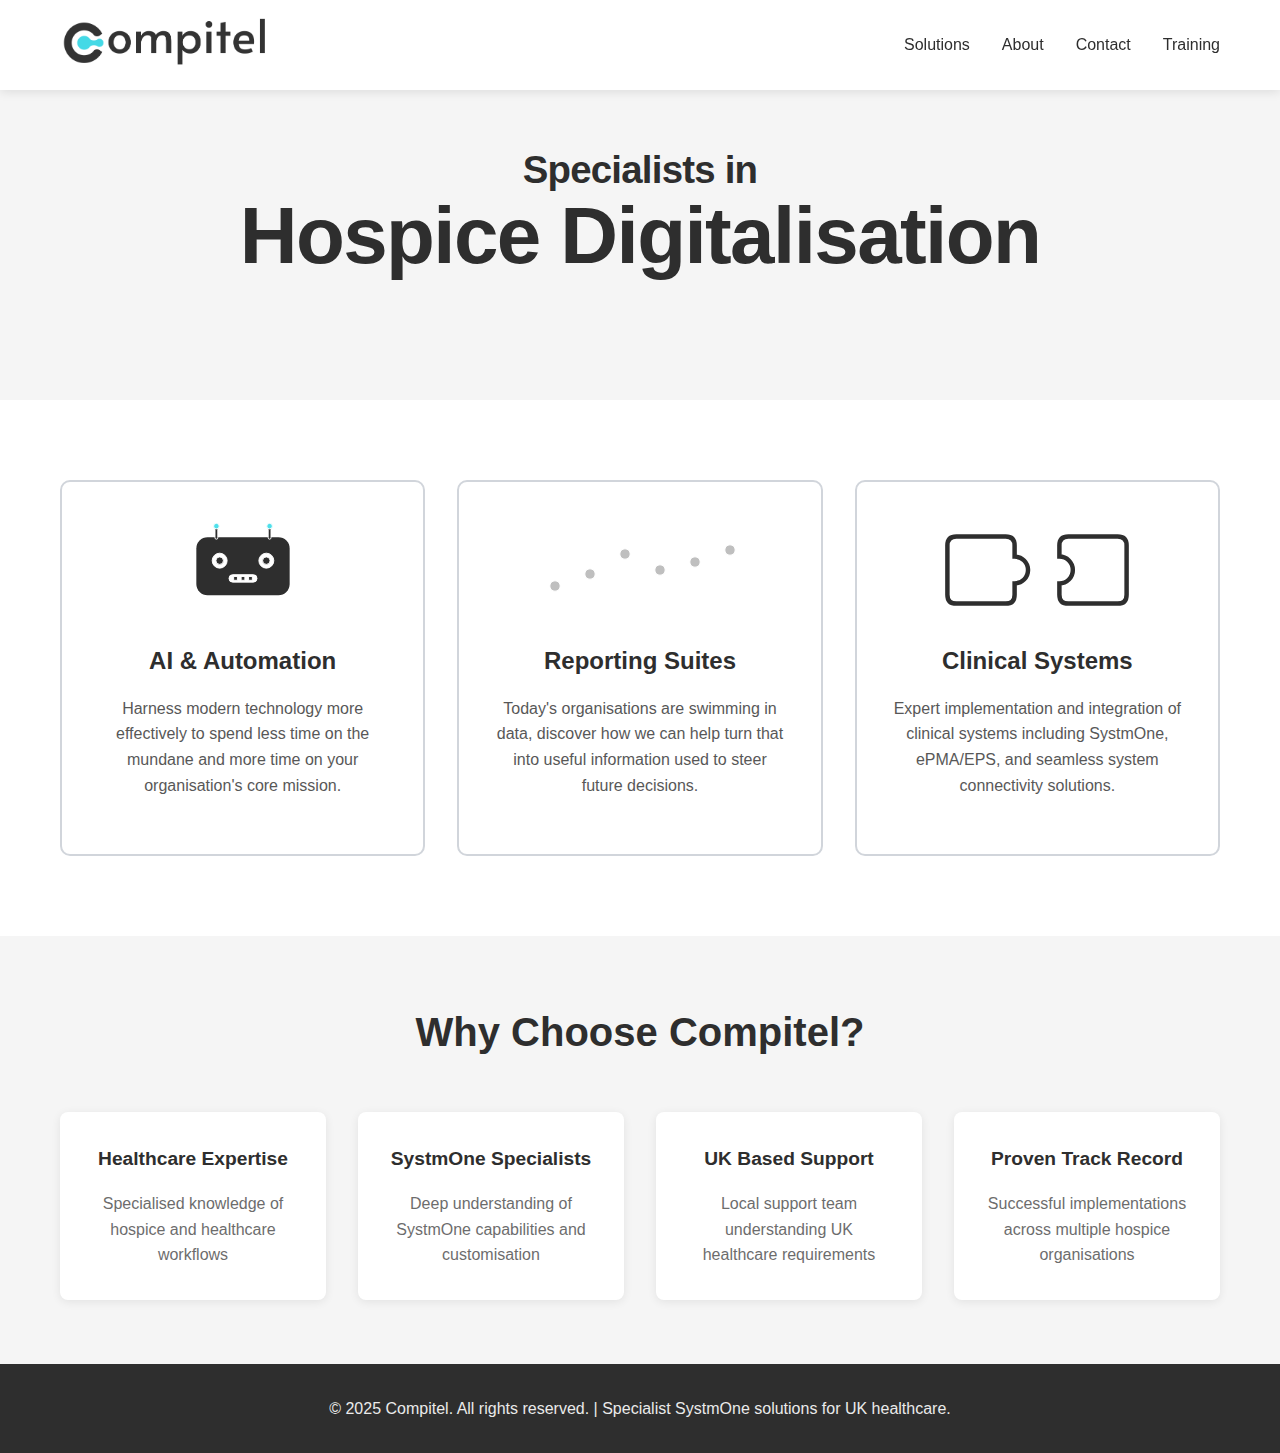
<file: index.html>
<!DOCTYPE html>
<html lang="en">
<head>
    <meta charset="UTF-8">
    <meta name="viewport" content="width=device-width, initial-scale=1.0">
    <title>Compitel - SystmOne & Healthcare IT Solutions</title>
    <link rel="stylesheet" href="styles.css">
</head>
<body>
    <header>
        <div class="container">
<a href="index.html"><img src="lib/Compitel Logo Full (White Background - Tight Crop).png" alt="Compitel Logo" class="logo"></a>            <nav>
                <ul>
                    <li><a href="index.html">Solutions</a></li>
                    <li><a href="about.html">About</a></li>
                    <li><a href="contact.html">Contact</a></li>
                    <li><a href="training.html">Training</a></li>
                </ul>
            </nav>
        </div>
    </header>


    <main>
        <section id="hero" class="hero">
            <div class="container">
                <h2>Specialists in</h2>
                <h1>Hospice Digitalisation</h1>
                <p class="hero-subtitle hero-subtitle-part1">We take care of your digital challenges, </p>
                <p class="hero-subtitle hero-subtitle-part2">so that you can take care of your patients.</p>
            </div>
        </section>

        <section id="solutions" class="solutions">
            <div class="container">
                <!-- <h2>Our Solutions</h2> -->
                <div class="solutions-grid">
                    <a href="ai-automation.html" class="solution-card">
                        <div class="solution-icon ai-icon-new">
                            <svg viewBox="0 0 240 120" width="100%" height="100%" role="img" aria-hidden="true" focusable="false">
                                <rect x="0" y="0" width="240" height="112" rx="24" fill="transparent" stroke="none"></rect>
                                
                                <!-- Lightbulb idea indicator -->
                                <g class="ai-lightbulb">
                                    <text x="105" y="20" font-family="sans-serif" font-size="24" opacity="0">⚙️</text>
                                </g>
                                
                                <!-- Robot head (in front of both streams) -->
                                <g transform="translate(70,25)">
                                    <!-- Main head body -->
                                    <rect x="0" y="0" width="100" height="62" rx="12" ry="12" fill="#2E2E2E" stroke="none"/>
                                    
                                    <!-- Eyes -->
                                    <circle cx="25" cy="25" r="8" fill="white"/>
                                    <circle cx="75" cy="25" r="8" fill="white"/>
                                    <circle cx="25" cy="25" r="4" fill="#2E2E2E"/>
                                    <circle cx="75" cy="25" r="4" fill="#2E2E2E"/>
                                    
                                    <!-- Mouth -->
                                    <rect x="35" y="40" width="30" height="8" rx="4" ry="4" fill="white"/>
                                    <rect x="40" y="42" width="4" height="4" fill="#2E2E2E"/>
                                    <rect x="48" y="42" width="4" height="4" fill="#2E2E2E"/>
                                    <rect x="56" y="42" width="4" height="4" fill="#2E2E2E"/>
                                    
                                    <!-- Antennas -->
                                    <rect x="20" y="-10" width="3" height="12" rx="1.5" fill="#2E2E2E"/>
                                    <rect x="77" y="-10" width="3" height="12" rx="1.5" fill="#2E2E2E"/>
                                    <circle cx="21.5" cy="-12" r="3" fill="#4DE0EB"/>
                                    <circle cx="78.5" cy="-12" r="3" fill="#4DE0EB"/>
                                </g>
                            </svg>
                        </div>
                        <h3>AI & Automation</h3>
                        <p>Harness modern technology more effectively to spend less time on the mundane and more time on your organisation's core mission.</p>
                        <ul>
                            <li>Smart letter writing with AI</li>
                            <li>Hospice fine-tuned LLM assistant</li>
                            <li>Calendar integration automation</li>
                            <li>Automated task reminders</li>
                        </ul>
                    </a>

                    <a href="reporting-suite.html" class="solution-card">
                        <div class="solution-icon reporting-icon-new">
                            <svg viewBox="0 0 240 112" width="100%" height="100%" role="img" aria-hidden="true" focusable="false">
                                <rect x="0" y="0" width="240" height="112" rx="24" fill="transparent" stroke="none"></rect>

                                <!-- Bars only visible on hover, aligned with points -->
                                <g class="bars" transform="translate(15,20)">
                                    <rect class="bar" x="14"  y="50" width="12" height="38" rx="3.6"></rect>
                                    <rect class="bar" x="49"  y="38" width="12" height="50" rx="3.6"></rect>
                                    <rect class="bar" x="84"  y="18" width="12" height="70" rx="3.6"></rect>
                                    <rect class="bar" x="119" y="34" width="12" height="54" rx="3.6"></rect>
                                    <rect class="bar" x="154" y="26" width="12" height="62" rx="3.6"></rect>
                                    <rect class="bar" x="189" y="14" width="12" height="74" rx="3.6"></rect>
                                </g>

                                <!-- Points and line -->
                                <g transform="translate(15,20)">
                                    <path class="trend-line" d="M20 52 L55 40 L90 20 L125 36 L160 28 L195 16" stroke="var(--fg)" />
                                    <circle class="trend-point" cx="20" cy="52" r="5.2"></circle>
                                    <circle class="trend-point" cx="55" cy="40" r="5.2"></circle>
                                    <circle class="trend-point" cx="90" cy="20" r="5.2"></circle>
                                    <circle class="trend-point" cx="125" cy="36" r="5.2"></circle>
                                    <circle class="trend-point" cx="160" cy="28" r="5.2"></circle>
                                    <circle class="trend-point" cx="195" cy="16" r="5.2"></circle>
                                </g>
                            </svg>
                        </div>
                        <h3>Reporting Suites</h3>
                        <p>Today's organisations are swimming in data, discover how we can help turn that into useful information used to steer future decisions.</p>
                        <ul>
                            <li>Automated report generation</li>
                            <li>Custom dashboards</li>
                            <li>Real-time analytics</li>
                            <li>Multi-format delivery</li>
                        </ul>
                    </a>

                    <a href="clinical-systems.html" class="solution-card">
                        <div class="solution-icon implementation-icon-new">
                            <svg viewBox="0 0 100 50" width="100%" height="100%" role="img" aria-hidden="true" focusable="false">
                                <path class="puzzle-left" d="M 10 14 Q 10 10 14 10 L 36 10 Q 40 10 40 14 L 40 19 A 6 6 0 0 1 40 31 L 40 36 Q 40 40 36 40 L 14 40 Q 10 40 10 36 Z" fill="none" stroke="currentColor" stroke-width="2"/>
                                <path class="puzzle-right" d="M 60 19 A 6 6 0 0 1 60 31 L 60 36 Q 60 40 64 40 L 86 40 Q 90 40 90 36 L 90 14 Q 90 10 86 10 L 64 10 Q 60 10 60 14 Z" fill="none" stroke="currentColor" stroke-width="2"/>
                            </svg>
                        </div>
                        <h3>Clinical Systems</h3>
                        <p>Expert implementation and integration of clinical systems including SystmOne, ePMA/EPS, and seamless system connectivity solutions.</p>
                        <ul>
                            <li>SystmOne implementations</li>
                            <li>ePMA/EPS implementations</li>
                            <li>SystmOne/EMIS Web integrations</li>
                            <li>Comprehensive training & support</li>
                        </ul>
                    </a>
                </div>
            </div>
        </section>

        <section id="why-choose-us" class="why-choose-us">
            <div class="container">
                <h2>Why Choose Compitel?</h2>
                <div class="benefits-grid">
                    <div class="benefit">
                        <h4>Healthcare Expertise</h4>
                        <p>Specialised knowledge of hospice and healthcare workflows</p>
                    </div>
                    <div class="benefit">
                        <h4>SystmOne Specialists</h4>
                        <p>Deep understanding of SystmOne capabilities and customisation</p>
                    </div>
                    <div class="benefit">
                        <h4>UK Based Support</h4>
                        <p>Local support team understanding UK healthcare requirements</p>
                    </div>
                    <div class="benefit">
                        <h4>Proven Track Record</h4>
                        <p>Successful implementations across multiple hospice organisations</p>
                    </div>
                </div>
            </div>
        </section>
    </main>

    <footer>
        <div class="container">
            <p>&copy; 2025 Compitel. All rights reserved. | Specialist SystmOne solutions for UK healthcare.</p>
        </div>
    </footer>

    <script>
        // Contact dropdown functionality
        document.addEventListener('DOMContentLoaded', function() {
            const contactBtn = document.getElementById('contactBtn');
            const contactDropdown = document.getElementById('contactDropdown');
            const contactClose = document.querySelector('.contact-close');
            
            contactBtn.addEventListener('click', function(e) {
                e.preventDefault();
                contactDropdown.classList.add('active');
            });
            
            contactClose.addEventListener('click', function() {
                contactDropdown.classList.remove('active');
            });
            
            // Close dropdown when clicking outside
            document.addEventListener('click', function(e) {
                if (!contactDropdown.contains(e.target) && !contactBtn.contains(e.target)) {
                    contactDropdown.classList.remove('active');
                }
            });
        });

        // Mobile scroll-triggered hover effect
        function isMobile() {
            return window.matchMedia('(max-width: 768px)').matches || 'ontouchstart' in window;
        }

        if (isMobile()) {
            const cards = document.querySelectorAll('.solution-card');
            
            const observer = new IntersectionObserver((entries) => {
                entries.forEach(entry => {
                    if (entry.isIntersecting) {
                        entry.target.classList.add('mobile-active');
                    } else {
                        entry.target.classList.remove('mobile-active');
                    }
                });
            }, {
                threshold: 0.5, // Trigger when 50% of the card is visible
                rootMargin: '-50px 0px' // Add some margin for better timing
            });

            cards.forEach(card => {
                observer.observe(card);
            });
        }

        // Card expansion and tick animation on scroll
        const tickObserver = new IntersectionObserver((entries) => {
            entries.forEach(entry => {
                if (entry.isIntersecting) {
                    // Expand the card first
                    entry.target.classList.add('expanded');
                    
                    // Then animate the ticks after a short delay
                    setTimeout(() => {
                        const listItems = entry.target.querySelectorAll('li');
                        listItems.forEach((item, index) => {
                            setTimeout(() => {
                                item.classList.add('tick-visible');
                            }, index * 150); // 150ms delay between each tick
                        });
                    }, 200); // Wait for card expansion to start
                }
            });
        }, {
            threshold: 0.3,
            rootMargin: '-400px 0px -400px 0px'
        });

        // Observe all solution cards for tick animation
        document.addEventListener('DOMContentLoaded', () => {
            const solutionCards = document.querySelectorAll('.solution-card');
            solutionCards.forEach(card => {
                tickObserver.observe(card);
            });
        });
    </script>
</body>
</html>
</file>
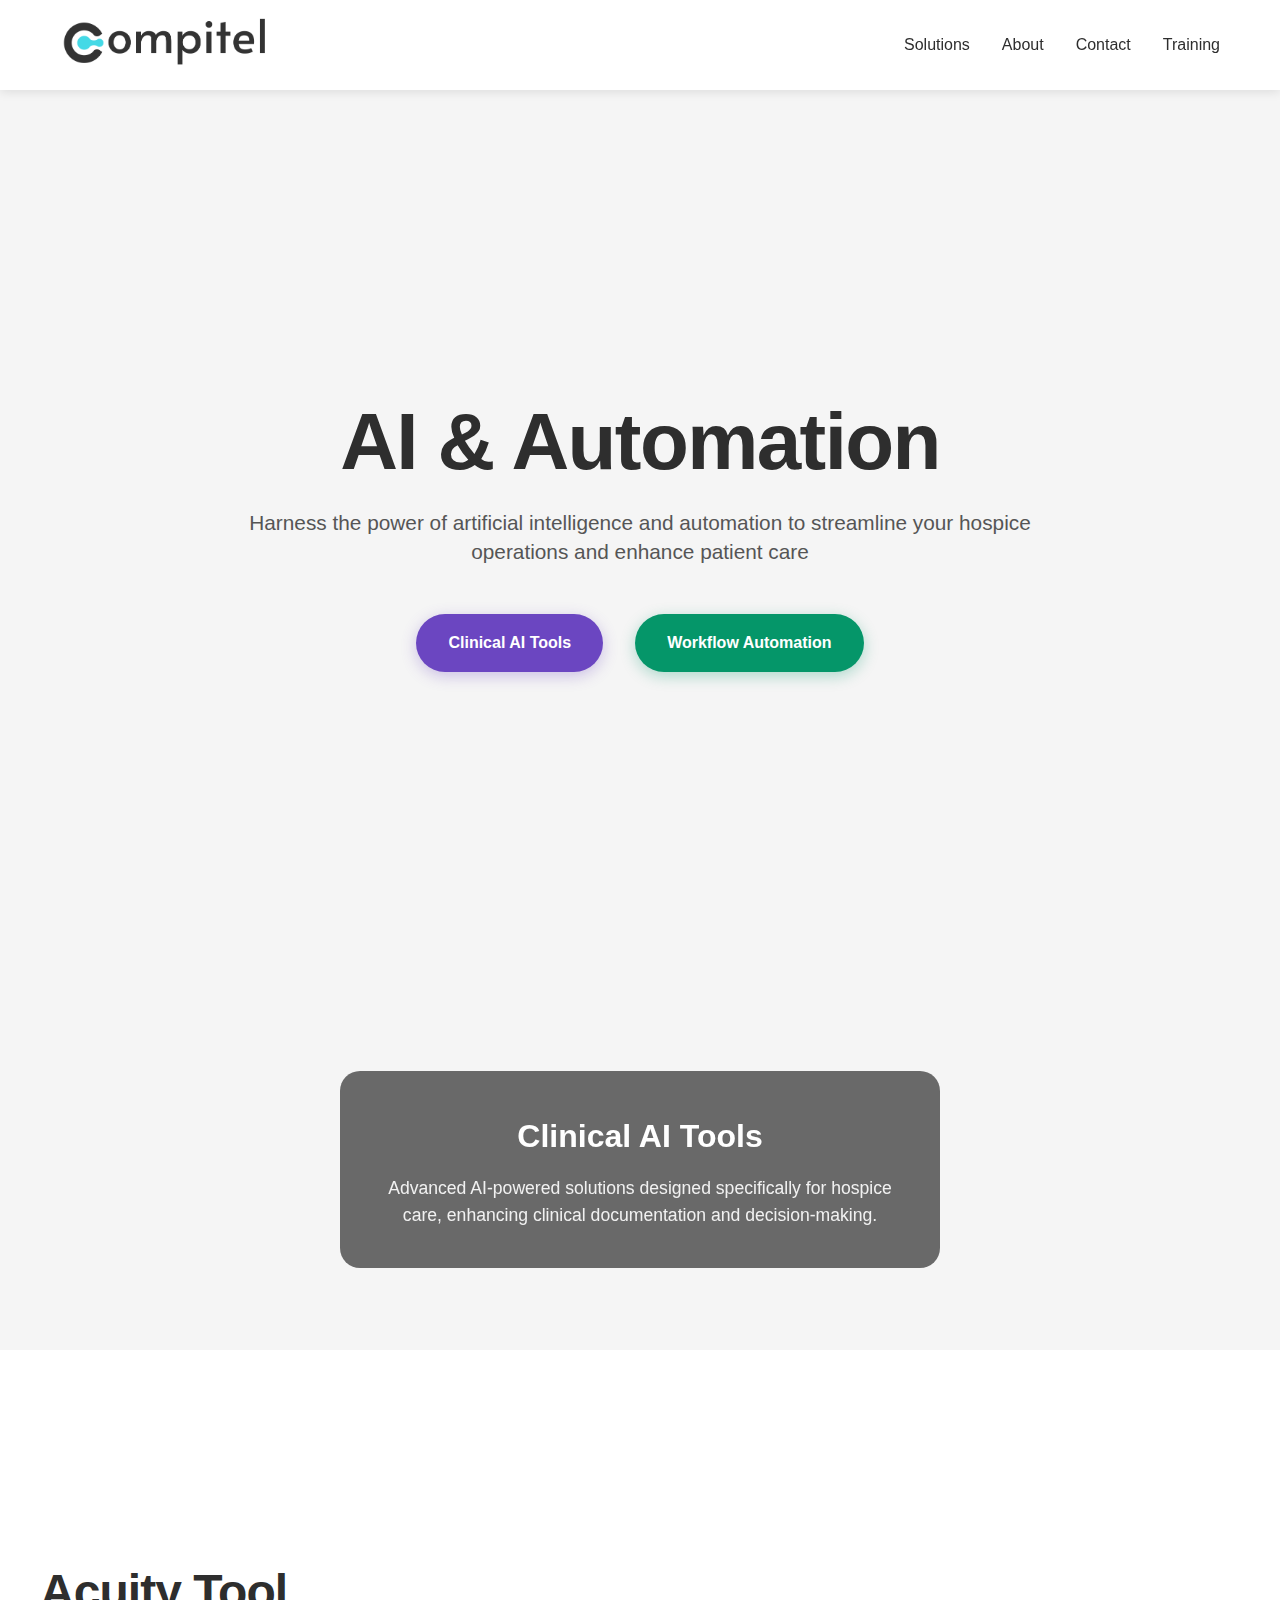
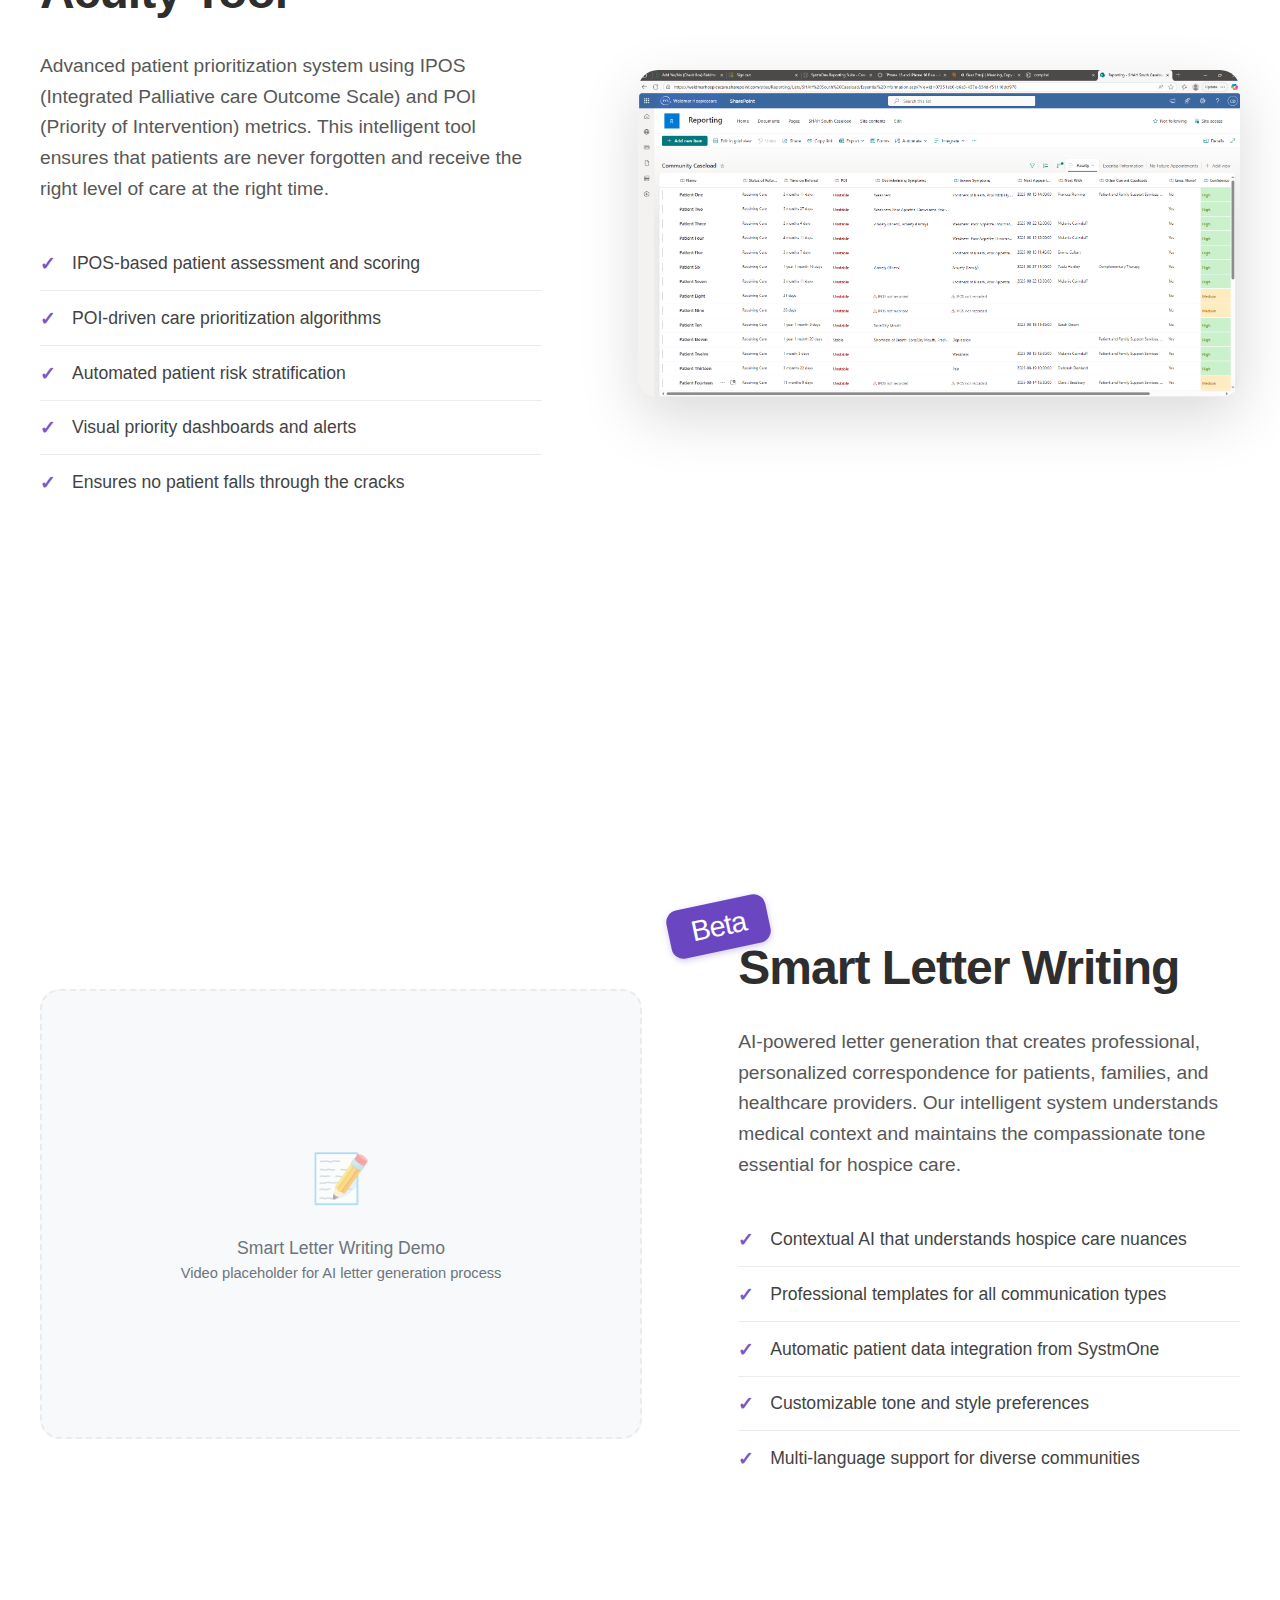
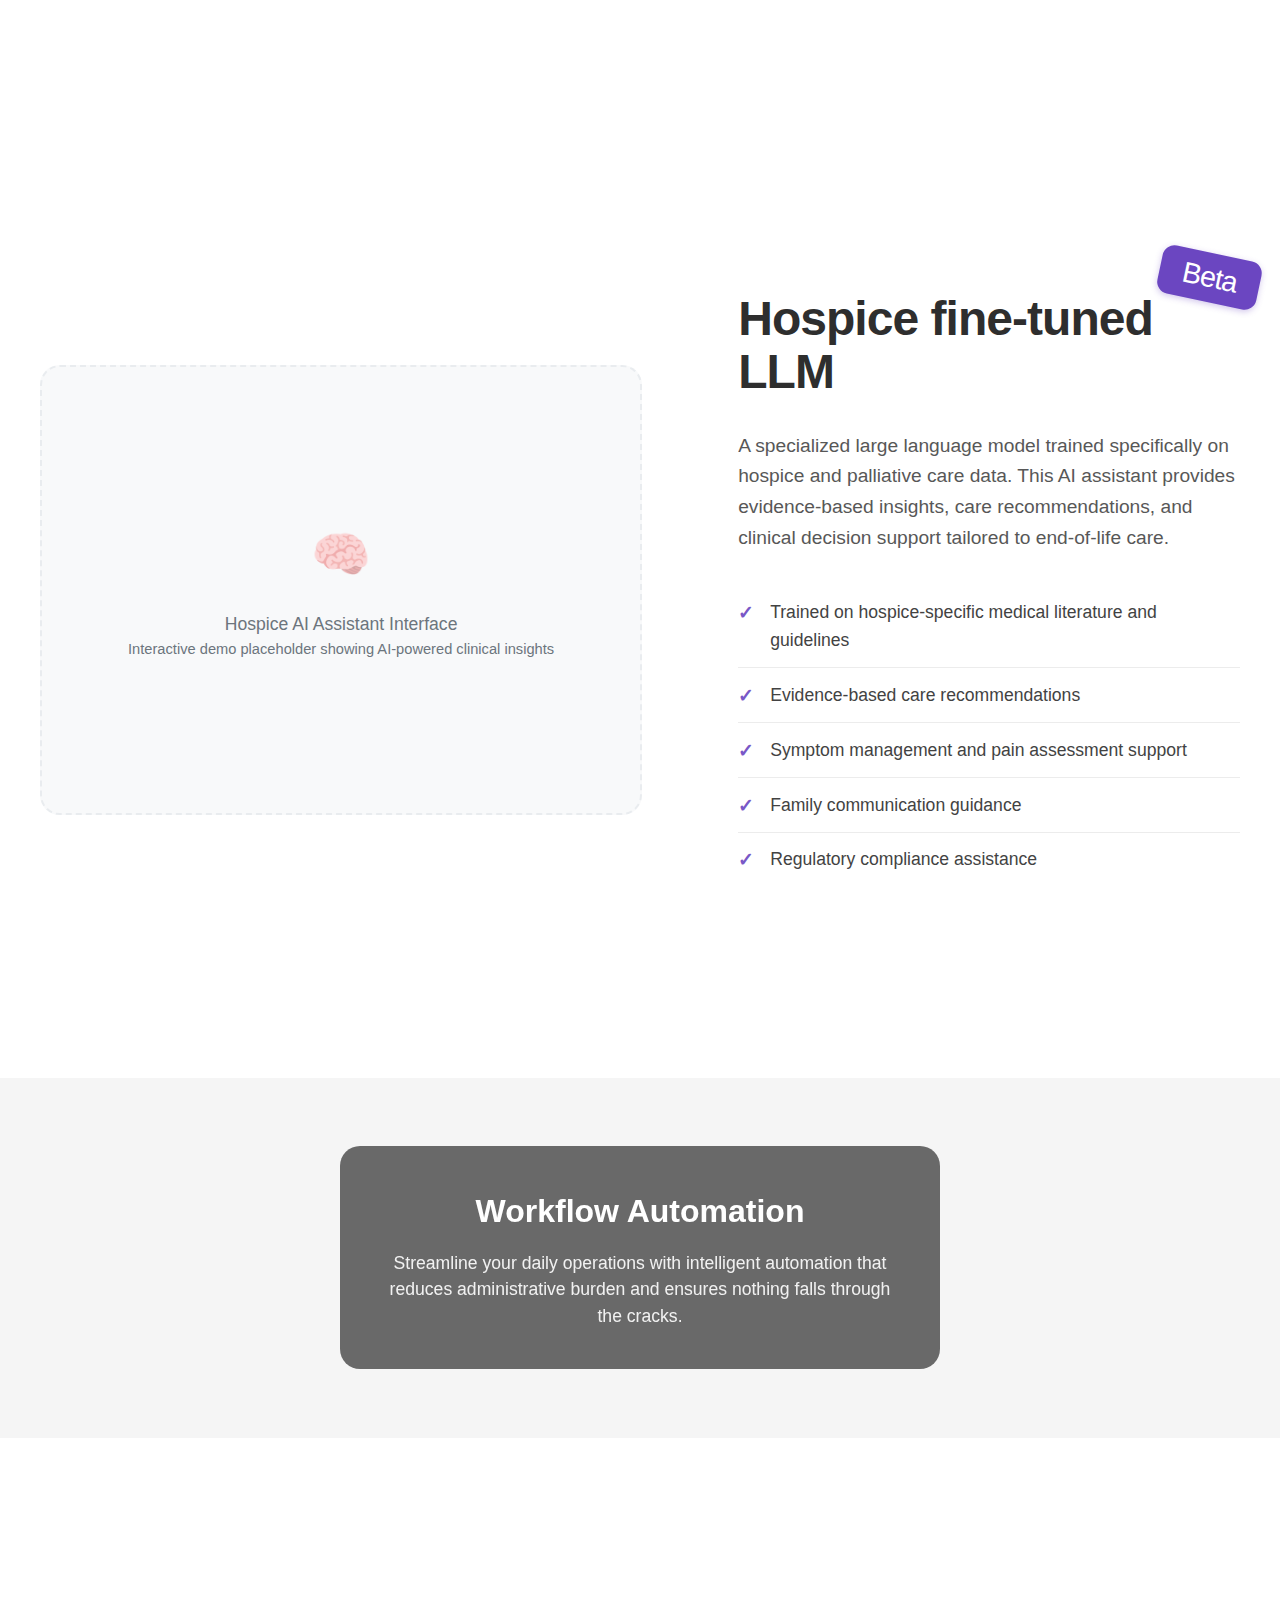
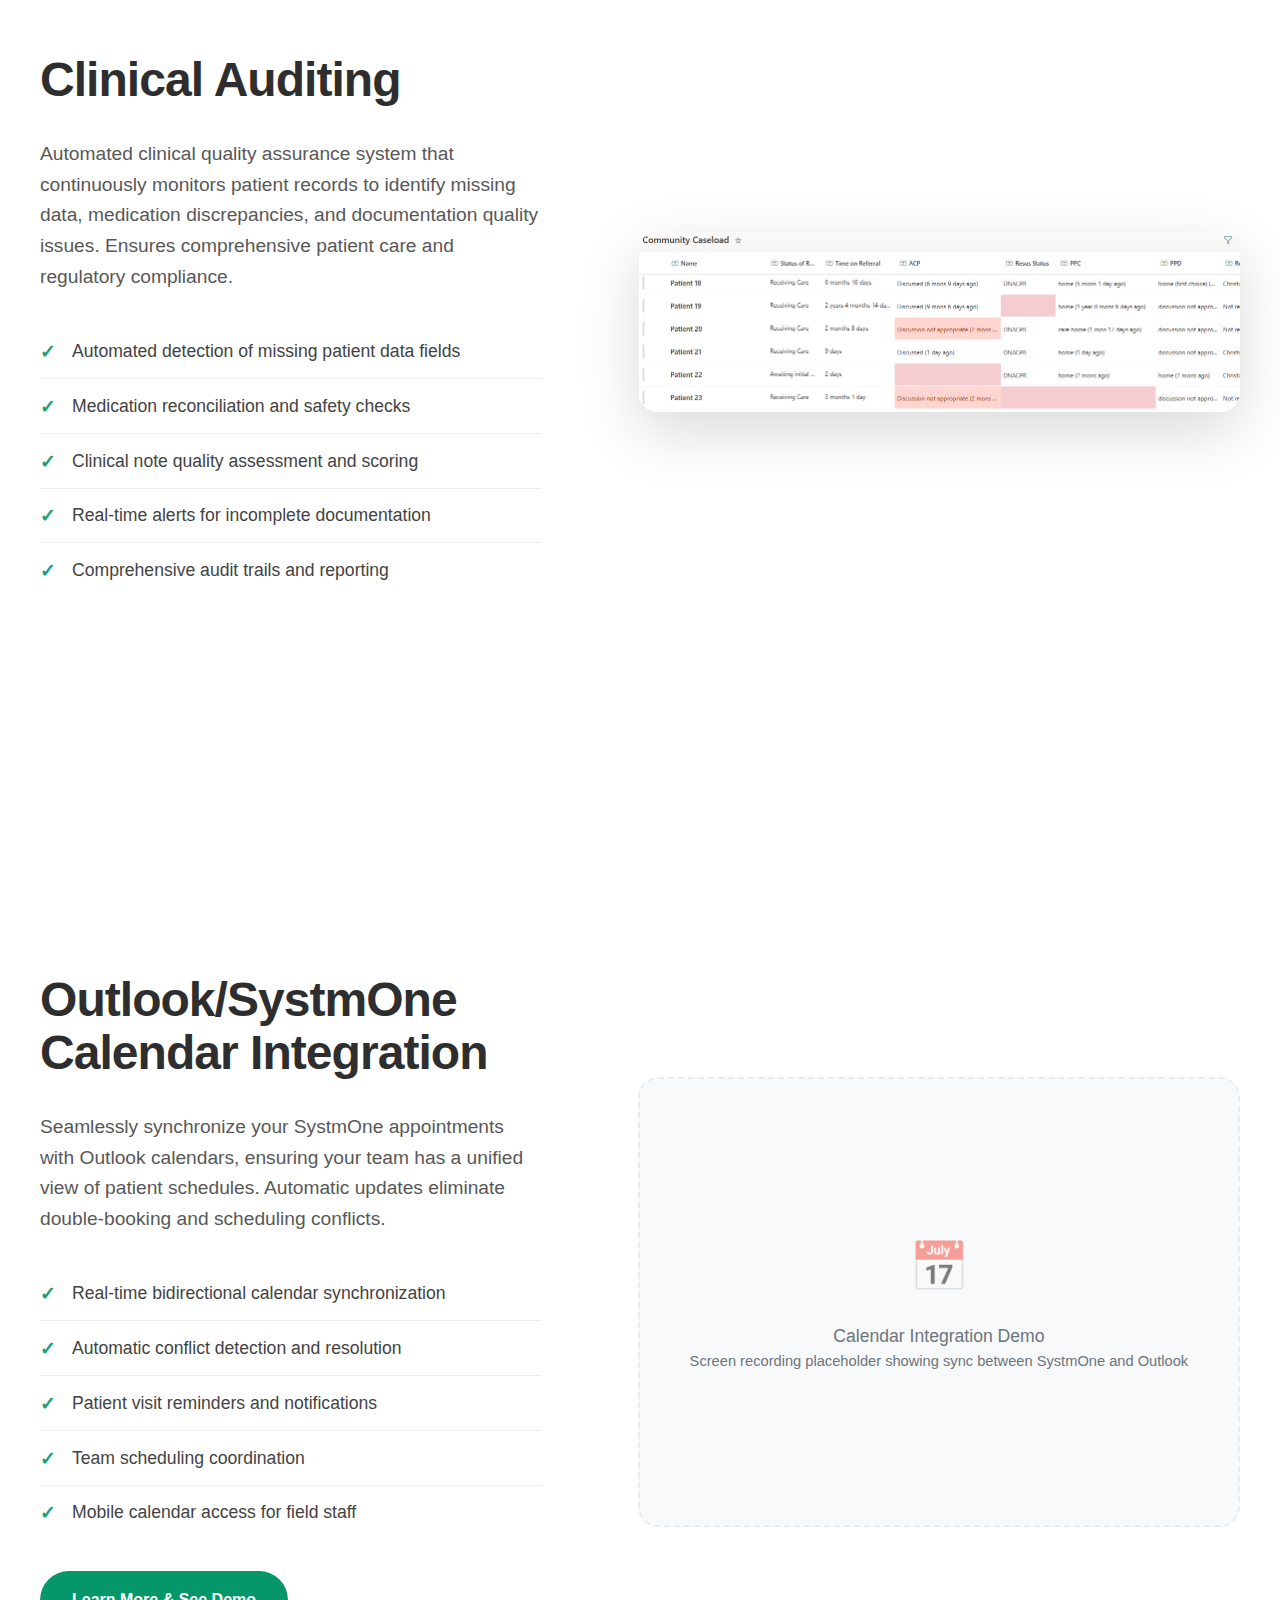
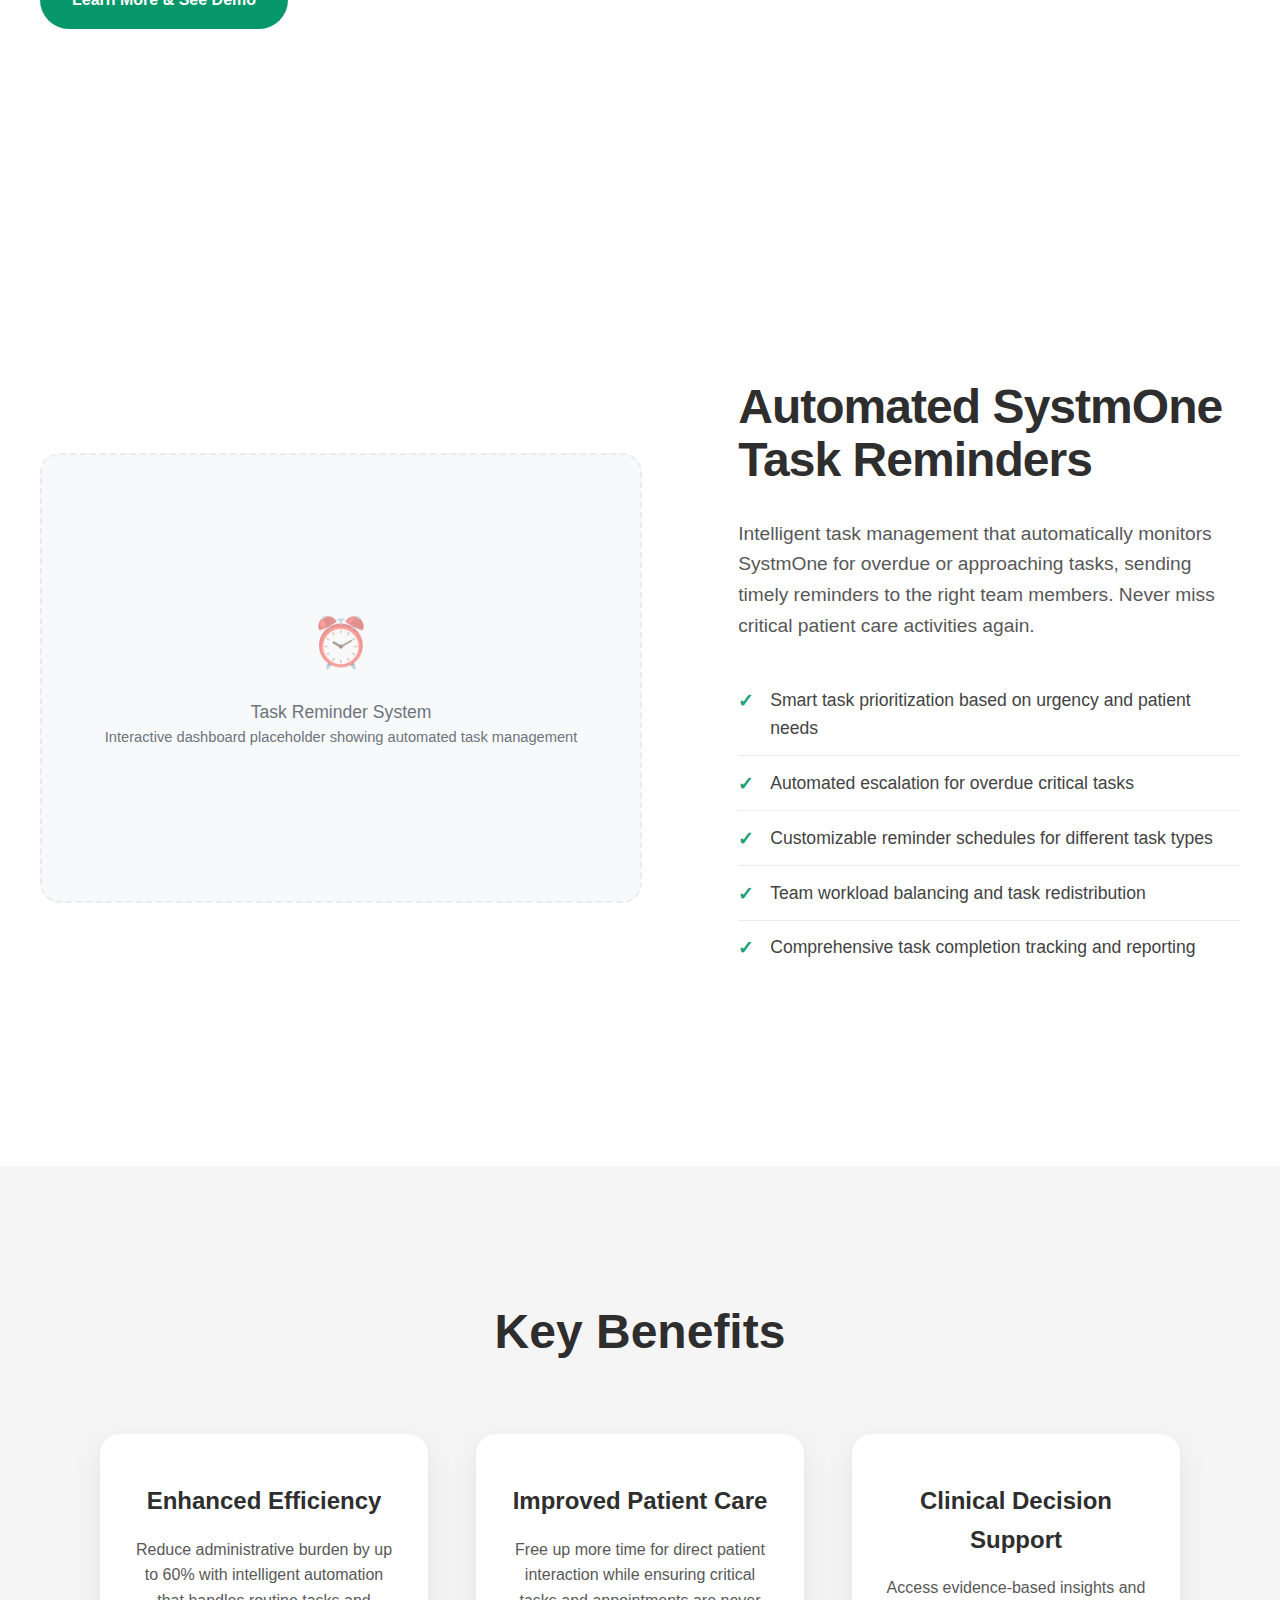
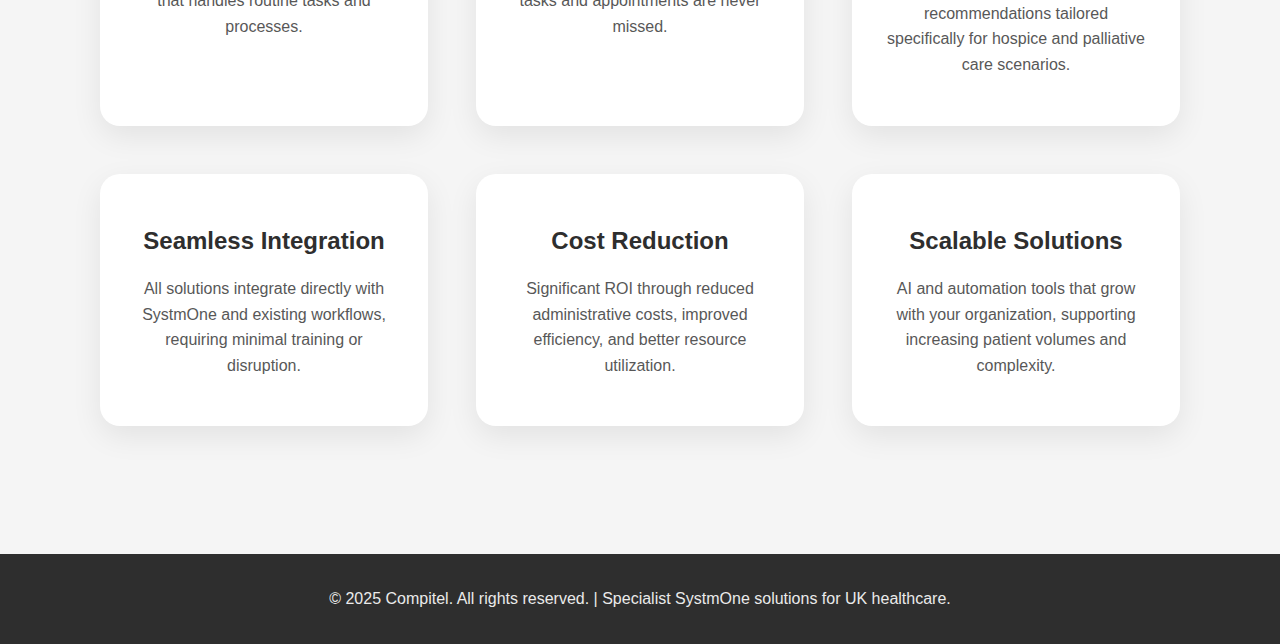
<file: ai-automation.html>
<!DOCTYPE html>
<html lang="en">
<head>
    <meta charset="UTF-8">
    <meta name="viewport" content="width=device-width, initial-scale=1.0">
    <title>AI & Automation - Compitel</title>
    <link rel="stylesheet" href="styles.css">
    <style>
        /* Apple-style vertical scroll layout */
        .apple-section {
            min-height: 100vh;
            display: flex;
            align-items: center;
            justify-content: center;
            position: relative;
            overflow: hidden;
        }

        .apple-hero {
            background: #F5F5F5;
            color: #2E2E2E;
            text-align: center;
            padding: 4rem 20px;
        }

        .apple-hero h1 {
            font-size: clamp(2.5rem, 7vw, 5rem);
            font-weight: 700;
            margin-bottom: 2rem;
            letter-spacing: -0.02em;
            line-height: 0.85;
        }

        .apple-hero .subtitle {
            font-size: 1.3rem;
            font-weight: 400;
            opacity: 0.8;
            max-width: 800px;
            margin: 0 auto 3rem auto;
            line-height: 1.4;
            color: #2E2E2E;
        }

        .quick-nav {
            display: flex;
            justify-content: center;
            gap: 2rem;
            margin-top: 2rem;
        }

        .quick-nav-btn {
            background: #6B46C1;
            color: white;
            text-decoration: none;
            padding: 1rem 2rem;
            border-radius: 50px;
            font-weight: 600;
            font-size: 1rem;
            transition: all 0.3s ease;
            box-shadow: 0 4px 15px rgba(107, 70, 193, 0.3);
        }

        .quick-nav-btn:hover {
            background: #553C9A;
            transform: translateY(-2px);
            box-shadow: 0 8px 25px rgba(107, 70, 193, 0.4);
        }

        .automation-btn {
            background: #059669;
            box-shadow: 0 4px 15px rgba(5, 150, 105, 0.3);
        }

        .automation-btn:hover {
            background: #047857;
            box-shadow: 0 8px 25px rgba(5, 150, 105, 0.4);
        }

        .feature-section {
            background: white;
            padding: 8rem 0;
        }

        .feature-content {
            max-width: 1400px;
            margin: 0 auto;
            padding: 0 40px;
            display: grid;
            grid-template-columns: 1fr 1.2fr;
            gap: 6rem;
            align-items: center;
            min-height: 80vh;
        }

        .feature-text {
            z-index: 2;
        }

        .feature-text h2 {
            font-size: 3rem;
            font-weight: 600;
            color: #2E2E2E;
            margin-bottom: 2rem;
            line-height: 1.1;
            letter-spacing: -0.02em;
        }

        .feature-text p {
            font-size: 1.2rem;
            color: #2E2E2E;
            opacity: 0.8;
            line-height: 1.6;
            margin-bottom: 2rem;
        }

        .feature-list {
            list-style: none;
            margin: 0;
            padding: 0;
        }

        .feature-list li {
            padding: 0.8rem 0;
            font-size: 1.1rem;
            color: #2E2E2E;
            opacity: 0.9;
            position: relative;
            padding-left: 2rem;
            border-bottom: 1px solid rgba(46, 46, 46, 0.1);
        }

        .feature-list li:before {
            content: "✓";
            position: absolute;
            left: 0;
            color: #6B46C1;
            font-weight: bold;
            font-size: 1.2rem;
        }

        .automation-section .feature-list li:before {
            color: #059669;
        }

        .feature-list li:last-child {
            border-bottom: none;
        }

        .feature-media {
            position: relative;
            z-index: 1;
            cursor: pointer;
        }

        .feature-media img,
        .feature-media video {
            width: 100%;
            max-width: 800px;
            height: auto;
            border-radius: 20px;
            box-shadow: 0 20px 60px rgba(0,0,0,0.15);
            transition: transform 0.3s ease, box-shadow 0.3s ease;
        }

        .feature-media:hover img,
        .feature-media:hover video {
            transform: scale(1.05);
            box-shadow: 0 30px 80px rgba(0,0,0,0.25);
        }

        .media-placeholder {
            width: 100%;
            max-width: 800px;
            height: 450px;
            background: #f8f9fa;
            border: 2px dashed #e9ecef;
            border-radius: 20px;
            display: flex;
            align-items: center;
            justify-content: center;
            flex-direction: column;
            color: #6c757d;
            font-size: 1.1rem;
            transition: all 0.3s ease;
        }

        .media-placeholder:hover {
            background: #f1f3f4;
            transform: scale(1.02);
        }

        .media-placeholder .icon {
            font-size: 3rem;
            margin-bottom: 1rem;
            opacity: 0.5;
        }

        .large-image-section {
            min-height: 40vh;
            background-size: cover;
            background-position: center;
            background-attachment: fixed;
            display: flex;
            align-items: center;
            justify-content: center;
            position: relative;
            padding: 4rem 0;
        }

        .large-image-overlay {
            background: rgba(46, 46, 46, 0.7);
            color: white;
            padding: 2.5rem 3rem;
            border-radius: 20px;
            text-align: center;
            max-width: 600px;
            backdrop-filter: blur(10px);
        }

        .large-image-overlay h2 {
            font-size: 2rem;
            font-weight: 600;
            margin-bottom: 0.8rem;
        }

        .large-image-overlay p {
            font-size: 1.1rem;
            opacity: 0.9;
            line-height: 1.5;
        }

        .reverse-layout .feature-content {
            grid-template-columns: 1.2fr 1fr;
        }

        .reverse-layout .feature-text {
            order: 2;
        }

        .reverse-layout .feature-media {
            order: 1;
        }

        .benefits-section {
            background: #F5F5F5;
            padding: 8rem 0;
            text-align: center;
        }

        .benefits-grid {
            display: grid;
            grid-template-columns: repeat(auto-fit, minmax(300px, 1fr));
            gap: 3rem;
            max-width: 1200px;
            margin: 4rem auto 0;
            padding: 0 40px;
        }

        .benefit-card {
            background: white;
            padding: 3rem 2rem;
            border-radius: 20px;
            box-shadow: 0 10px 30px rgba(0,0,0,0.08);
            transition: transform 0.3s ease, box-shadow 0.3s ease;
        }

        .benefit-card:hover {
            transform: translateY(-10px);
            box-shadow: 0 20px 50px rgba(0,0,0,0.12);
        }

        .benefit-card h3 {
            font-size: 1.5rem;
            color: #2E2E2E;
            margin-bottom: 1rem;
            font-weight: 600;
        }

        .benefit-card p {
            color: #2E2E2E;
            opacity: 0.8;
            line-height: 1.6;
        }

        /* Image modal styles */
        .image-modal {
            display: none;
            position: fixed;
            z-index: 1000;
            left: 0;
            top: 0;
            width: 100%;
            height: 100%;
            overflow: auto;
            background-color: rgba(0,0,0,0.9);
            backdrop-filter: blur(5px);
        }

        .image-modal.active {
            display: flex;
            align-items: center;
            justify-content: center;
        }

        .modal-content {
            max-width: 95%;
            max-height: 95%;
            margin: auto;
            display: block;
            border-radius: 15px;
            box-shadow: 0 20px 60px rgba(0,0,0,0.5);
        }

        .close-modal {
            position: absolute;
            top: 20px;
            right: 35px;
            color: white;
            font-size: 40px;
            font-weight: bold;
            cursor: pointer;
            background: rgba(0,0,0,0.5);
            border-radius: 50%;
            width: 60px;
            height: 60px;
            display: flex;
            align-items: center;
            justify-content: center;
            transition: background-color 0.3s ease;
        }

        .close-modal:hover {
            background: rgba(0,0,0,0.8);
        }

        @media (max-width: 768px) {
            .apple-hero h1 {
                font-size: 2.5rem;
            }

            .quick-nav {
                flex-direction: column;
                align-items: center;
                gap: 1rem;
            }

            .quick-nav-btn {
                padding: 0.8rem 1.5rem;
                font-size: 0.9rem;
            }

            .feature-content {
                grid-template-columns: 1fr;
                gap: 4rem;
                padding: 0 20px;
            }

            .reverse-layout .feature-text,
            .reverse-layout .feature-media {
                order: unset;
            }

            .feature-text h2 {
                font-size: 2rem;
            }

            .large-image-section {
                background-attachment: scroll;
            }

            .benefits-grid {
                grid-template-columns: 1fr;
                padding: 0 20px;
            }

            .feature-media img,
            .feature-media video,
            .media-placeholder {
                max-width: 100%;
            }
        }
    </style>
</head>
<body>
    <header>
        <div class="container">
<a href="index.html"><img src="lib/Compitel Logo Full (White Background - Tight Crop).png" alt="Compitel Logo" class="logo"></a>            <nav>
                <ul>
                    <li><a href="index.html">Solutions</a></li>
                    <li><a href="about.html">About</a></li>
                    <li><a href="contact.html">Contact</a></li>
                    <li><a href="training.html">Training</a></li>
                </ul>
            </nav>
        </div>
    </header>

    <main>
        <!-- Hero Section -->
        <section class="apple-section apple-hero">
            <div>
                <h1>AI & Automation</h1>
                <p class="subtitle">Harness the power of artificial intelligence and automation to streamline your hospice operations and enhance patient care</p>
                <div class="quick-nav">
                    <a href="#clinical-ai" class="quick-nav-btn">Clinical AI Tools</a>
                    <a href="#workflow-automation" class="quick-nav-btn automation-btn">Workflow Automation</a>
                </div>
            </div>
        </section>

        <!-- Large Image Section 1 - Clinical AI Tools -->
        <section id="clinical-ai" class="large-image-section" style="background-image: linear-gradient(rgba(107, 70, 193, 0.8), rgba(85, 60, 154, 0.8)), url('data:image/svg+xml,<svg xmlns=%22http://www.w3.org/2000/svg%22 viewBox=%220 0 1000 600%22><rect width=%221000%22 height=%22600%22 fill=%22%23f0f0f0%22/></svg>');">
            <div class="large-image-overlay">
                <h2>Clinical AI Tools</h2>
                <p>Advanced AI-powered solutions designed specifically for hospice care, enhancing clinical documentation and decision-making.</p>
            </div>
        </section>

        <!-- Acuity Tool Section -->
        <section class="feature-section">
            <div class="feature-content">
                <div class="feature-text">
                    <h2>Acuity Tool</h2>
                    <p>Advanced patient prioritization system using IPOS (Integrated Palliative care Outcome Scale) and POI (Priority of Intervention) metrics. This intelligent tool ensures that patients are never forgotten and receive the right level of care at the right time.</p>
                    <ul class="feature-list">
                        <li>IPOS-based patient assessment and scoring</li>
                        <li>POI-driven care prioritization algorithms</li>
                        <li>Automated patient risk stratification</li>
                        <li>Visual priority dashboards and alerts</li>
                        <li>Ensures no patient falls through the cracks</li>
                    </ul>
                </div>
                <div class="feature-media">
                    <img src="lib/SharePoint Acuity List Full.png" alt="Acuity Tool - Patient Prioritization Dashboard" onclick="openImageModal(this)">
                </div>
            </div>
        </section>

        <!-- Smart Letter Writing Section -->
        <section class="feature-section reverse-layout">
            <div class="feature-content">
                <div class="feature-text">
                    <h2 style="position: relative;">Smart Letter Writing <span style="position: absolute; top: -40px; left: -70px; background: #6B46C1; color: white; font-size: 0.6em; padding: 0.3em 0.8em; border-radius: 12px; font-weight: 500; transform: rotate(-12deg); box-shadow: 0 2px 6px rgba(107, 70, 193, 0.3); z-index: 1;">Beta</span></h2>
                    <p>AI-powered letter generation that creates professional, personalized correspondence for patients, families, and healthcare providers. Our intelligent system understands medical context and maintains the compassionate tone essential for hospice care.</p>
                    <ul class="feature-list">
                        <li>Contextual AI that understands hospice care nuances</li>
                        <li>Professional templates for all communication types</li>
                        <li>Automatic patient data integration from SystmOne</li>
                        <li>Customizable tone and style preferences</li>
                        <li>Multi-language support for diverse communities</li>
                    </ul>
                </div>
                <div class="feature-media">
                    <div class="media-placeholder">
                        <div class="icon">📝</div>
                        <div>Smart Letter Writing Demo</div>
                        <small>Video placeholder for AI letter generation process</small>
                    </div>
                </div>
            </div>
        </section>

        <!-- Hospice fine-tuned LLM Section -->
        <section class="feature-section reverse-layout">
            <div class="feature-content">
                <div class="feature-text">
                    <h2 style="position: relative;">Hospice fine-tuned LLM <span style="position: absolute; top: -40px; right: -20px; background: #6B46C1; color: white; font-size: 0.6em; padding: 0.3em 0.8em; border-radius: 12px; font-weight: 500; transform: rotate(12deg); box-shadow: 0 2px 6px rgba(107, 70, 193, 0.3); z-index: 1;">Beta</span></h2>
                    <p>A specialized large language model trained specifically on hospice and palliative care data. This AI assistant provides evidence-based insights, care recommendations, and clinical decision support tailored to end-of-life care.</p>
                    <ul class="feature-list">
                        <li>Trained on hospice-specific medical literature and guidelines</li>
                        <li>Evidence-based care recommendations</li>
                        <li>Symptom management and pain assessment support</li>
                        <li>Family communication guidance</li>
                        <li>Regulatory compliance assistance</li>
                    </ul>
                </div>
                <div class="feature-media">
                    <div class="media-placeholder">
                        <div class="icon">🧠</div>
                        <div>Hospice AI Assistant Interface</div>
                        <small>Interactive demo placeholder showing AI-powered clinical insights</small>
                    </div>
                </div>
            </div>
        </section>

        <!-- Large Image Section 2 - Workflow Automation -->
        <section id="workflow-automation" class="large-image-section" style="background-image: linear-gradient(rgba(5, 150, 105, 0.8), rgba(4, 120, 87, 0.8)), url('data:image/svg+xml,<svg xmlns=%22http://www.w3.org/2000/svg%22 viewBox=%220 0 1000 600%22><rect width=%221000%22 height=%22600%22 fill=%22%23f0f0f0%22/></svg>');">
            <div class="large-image-overlay">
                <h2>Workflow Automation</h2>
                <p>Streamline your daily operations with intelligent automation that reduces administrative burden and ensures nothing falls through the cracks.</p>
            </div>
        </section>

        <!-- Clinical Auditing Section -->
        <section class="feature-section automation-section">
            <div class="feature-content">
                <div class="feature-text">
                    <h2>Clinical Auditing</h2>
                    <p>Automated clinical quality assurance system that continuously monitors patient records to identify missing data, medication discrepancies, and documentation quality issues. Ensures comprehensive patient care and regulatory compliance.</p>
                    <ul class="feature-list">
                        <li>Automated detection of missing patient data fields</li>
                        <li>Medication reconciliation and safety checks</li>
                        <li>Clinical note quality assessment and scoring</li>
                        <li>Real-time alerts for incomplete documentation</li>
                        <li>Comprehensive audit trails and reporting</li>
                    </ul>
                </div>
                <div class="feature-media">
                    <img src="lib/SharePoint Missing Data List Cropped.png" alt="Clinical Auditing - Missing Data Detection Dashboard" onclick="openImageModal(this)">
                </div>
            </div>
        </section>

        <!-- Outlook/SystmOne Calendar Integration Section -->
        <section class="feature-section automation-section">
            <div class="feature-content">
                <div class="feature-text">
                    <h2>Outlook/SystmOne Calendar Integration</h2>
                    <p>Seamlessly synchronize your SystmOne appointments with Outlook calendars, ensuring your team has a unified view of patient schedules. Automatic updates eliminate double-booking and scheduling conflicts.</p>
                    <ul class="feature-list">
                        <li>Real-time bidirectional calendar synchronization</li>
                        <li>Automatic conflict detection and resolution</li>
                        <li>Patient visit reminders and notifications</li>
                        <li>Team scheduling coordination</li>
                        <li>Mobile calendar access for field staff</li>
                    </ul>
                    <div style="margin-top: 2rem;">
                        <a href="calendar-integration.html" style="background: #059669; color: white; text-decoration: none; padding: 1rem 2rem; border-radius: 50px; font-weight: 600; transition: all 0.3s ease; display: inline-block;">Learn More & See Demo</a>
                    </div>
                </div>
                <div class="feature-media">
                    <div class="media-placeholder">
                        <div class="icon">📅</div>
                        <div>Calendar Integration Demo</div>
                        <small>Screen recording placeholder showing sync between SystmOne and Outlook</small>
                    </div>
                </div>
            </div>
        </section>

        <!-- Automated SystmOne Task Reminders Section -->
        <section class="feature-section reverse-layout automation-section">
            <div class="feature-content">
                <div class="feature-text">
                    <h2>Automated SystmOne Task Reminders</h2>
                    <p>Intelligent task management that automatically monitors SystmOne for overdue or approaching tasks, sending timely reminders to the right team members. Never miss critical patient care activities again.</p>
                    <ul class="feature-list">
                        <li>Smart task prioritization based on urgency and patient needs</li>
                        <li>Automated escalation for overdue critical tasks</li>
                        <li>Customizable reminder schedules for different task types</li>
                        <li>Team workload balancing and task redistribution</li>
                        <li>Comprehensive task completion tracking and reporting</li>
                    </ul>
                </div>
                <div class="feature-media">
                    <div class="media-placeholder">
                        <div class="icon">⏰</div>
                        <div>Task Reminder System</div>
                        <small>Interactive dashboard placeholder showing automated task management</small>
                    </div>
                </div>
            </div>
        </section>

        <!-- Benefits Section -->
        <section class="benefits-section">
            <div class="container">
                <h2 style="font-size: 3rem; margin-bottom: 2rem; color: #2E2E2E;">Key Benefits</h2>
                <div class="benefits-grid">
                    <div class="benefit-card">
                        <h3>Enhanced Efficiency</h3>
                        <p>Reduce administrative burden by up to 60% with intelligent automation that handles routine tasks and processes.</p>
                    </div>
                    <div class="benefit-card">
                        <h3>Improved Patient Care</h3>
                        <p>Free up more time for direct patient interaction while ensuring critical tasks and appointments are never missed.</p>
                    </div>
                    <div class="benefit-card">
                        <h3>Clinical Decision Support</h3>
                        <p>Access evidence-based insights and recommendations tailored specifically for hospice and palliative care scenarios.</p>
                    </div>
                    <div class="benefit-card">
                        <h3>Seamless Integration</h3>
                        <p>All solutions integrate directly with SystmOne and existing workflows, requiring minimal training or disruption.</p>
                    </div>
                    <div class="benefit-card">
                        <h3>Cost Reduction</h3>
                        <p>Significant ROI through reduced administrative costs, improved efficiency, and better resource utilization.</p>
                    </div>
                    <div class="benefit-card">
                        <h3>Scalable Solutions</h3>
                        <p>AI and automation tools that grow with your organization, supporting increasing patient volumes and complexity.</p>
                    </div>
                </div>
            </div>
        </section>
    </main>

    <!-- Image Modal -->
    <div id="imageModal" class="image-modal">
        <span class="close-modal">&times;</span>
        <img class="modal-content" id="modalImage">
    </div>

    <footer>
        <div class="container">
            <p>&copy; 2025 Compitel. All rights reserved. | Specialist SystmOne solutions for UK healthcare.</p>
        </div>
    </footer>

    <script>
        // Smooth scroll-triggered animations
        const observerOptions = {
            threshold: 0.1,
            rootMargin: '0px 0px -50px 0px'
        };

        const observer = new IntersectionObserver((entries) => {
            entries.forEach(entry => {
                if (entry.isIntersecting) {
                    entry.target.style.opacity = '1';
                    entry.target.style.transform = 'translateY(0)';
                }
            });
        }, observerOptions);

        // Contact dropdown functionality
        document.addEventListener('DOMContentLoaded', function() {
            const contactBtn = document.getElementById('contactBtn');
            const contactDropdown = document.getElementById('contactDropdown');
            const contactClose = document.querySelector('.contact-close');
            
            contactBtn.addEventListener('click', function(e) {
                e.preventDefault();
                contactDropdown.classList.add('active');
            });
            
            contactClose.addEventListener('click', function() {
                contactDropdown.classList.remove('active');
            });
            
            // Close dropdown when clicking outside
            document.addEventListener('click', function(e) {
                if (!contactDropdown.contains(e.target) && !contactBtn.contains(e.target)) {
                    contactDropdown.classList.remove('active');
                }
            });

            // Initialize animations and image modal
            // Add initial styles for animation
            const animatedElements = document.querySelectorAll('.feature-text, .feature-media, .benefit-card');
            animatedElements.forEach(el => {
                el.style.opacity = '0';
                el.style.transform = 'translateY(50px)';
                el.style.transition = 'opacity 0.6s ease, transform 0.6s ease';
                observer.observe(el);
            });

            // Parallax effect for large image sections
            window.addEventListener('scroll', () => {
                const scrolled = window.pageYOffset;
                const parallaxElements = document.querySelectorAll('.large-image-section');
                
                parallaxElements.forEach(element => {
                    const rect = element.getBoundingClientRect();
                    const elementTop = rect.top + scrolled;
                    const elementHeight = rect.height;
                    const windowHeight = window.innerHeight;
                    
                    if (scrolled + windowHeight > elementTop && scrolled < elementTop + elementHeight) {
                        const yPos = -(scrolled - elementTop) * 0.3;
                        element.style.transform = `translateY(${yPos}px)`;
                    }
                });
            });

            // Image modal functionality
            const modal = document.getElementById('imageModal');
            const modalImg = document.getElementById('modalImage');
            const closeModal = document.querySelector('.close-modal');
            
            // Add click handlers to all feature images
            document.querySelectorAll('.feature-media img').forEach(img => {
                img.addEventListener('click', function() {
                    modal.classList.add('active');
                    modalImg.src = this.src;
                    modalImg.alt = this.alt;
                    document.body.style.overflow = 'hidden';
                });
            });
        });

        // Global function for opening image modal (used by onclick handlers)
        function openImageModal(img) {
            const modal = document.getElementById('imageModal');
            const modalImg = document.getElementById('modalImage');
            modal.classList.add('active');
            modalImg.src = img.src;
            modalImg.alt = img.alt;
            document.body.style.overflow = 'hidden';
        }
            
            // Close modal handlers
            closeModal.addEventListener('click', function() {
                modal.classList.remove('active');
                document.body.style.overflow = 'auto';
            });
            
            modal.addEventListener('click', function(e) {
                if (e.target === modal) {
                    modal.classList.remove('active');
                    document.body.style.overflow = 'auto';
                }
            });
            
            // Close modal with escape key
            document.addEventListener('keydown', function(e) {
                if (e.key === 'Escape' && modal.classList.contains('active')) {
                    modal.classList.remove('active');
                    document.body.style.overflow = 'auto';
                }
            });
        
    </script>
</body>
</html>
</file>
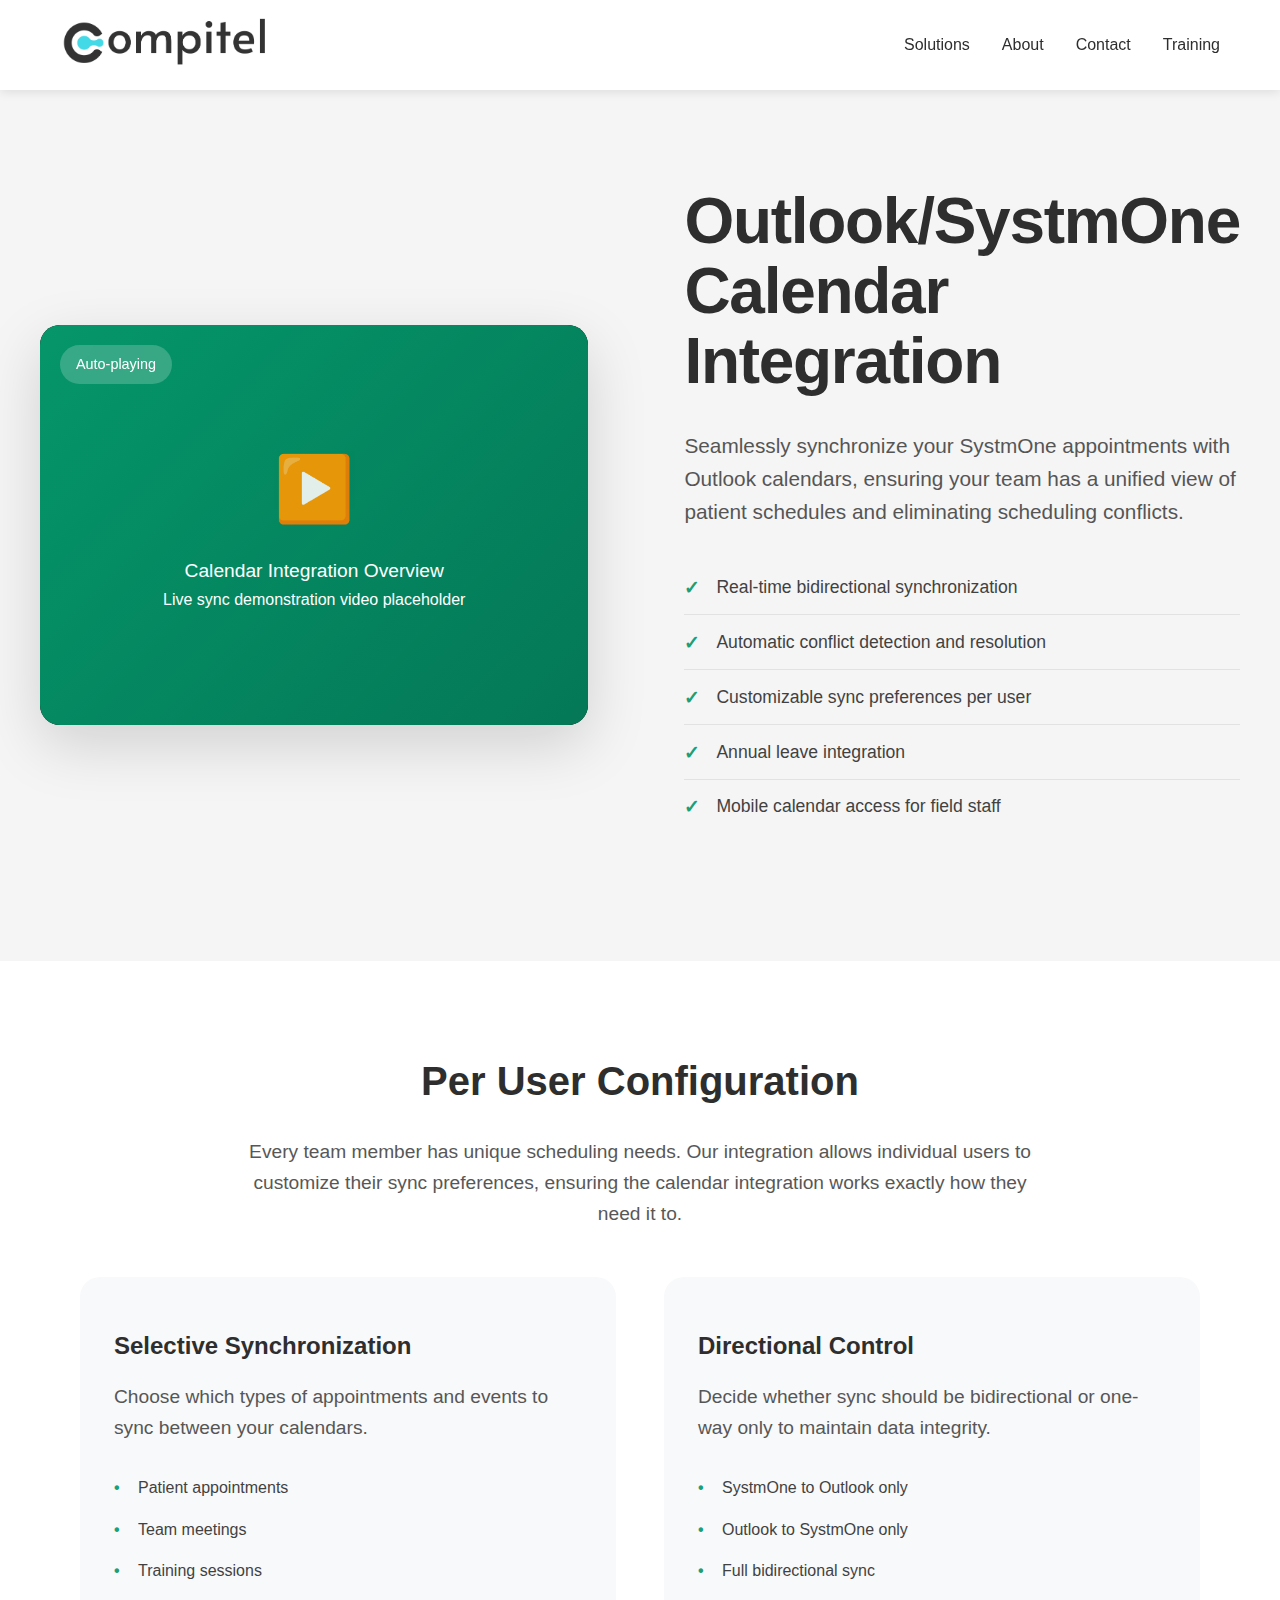
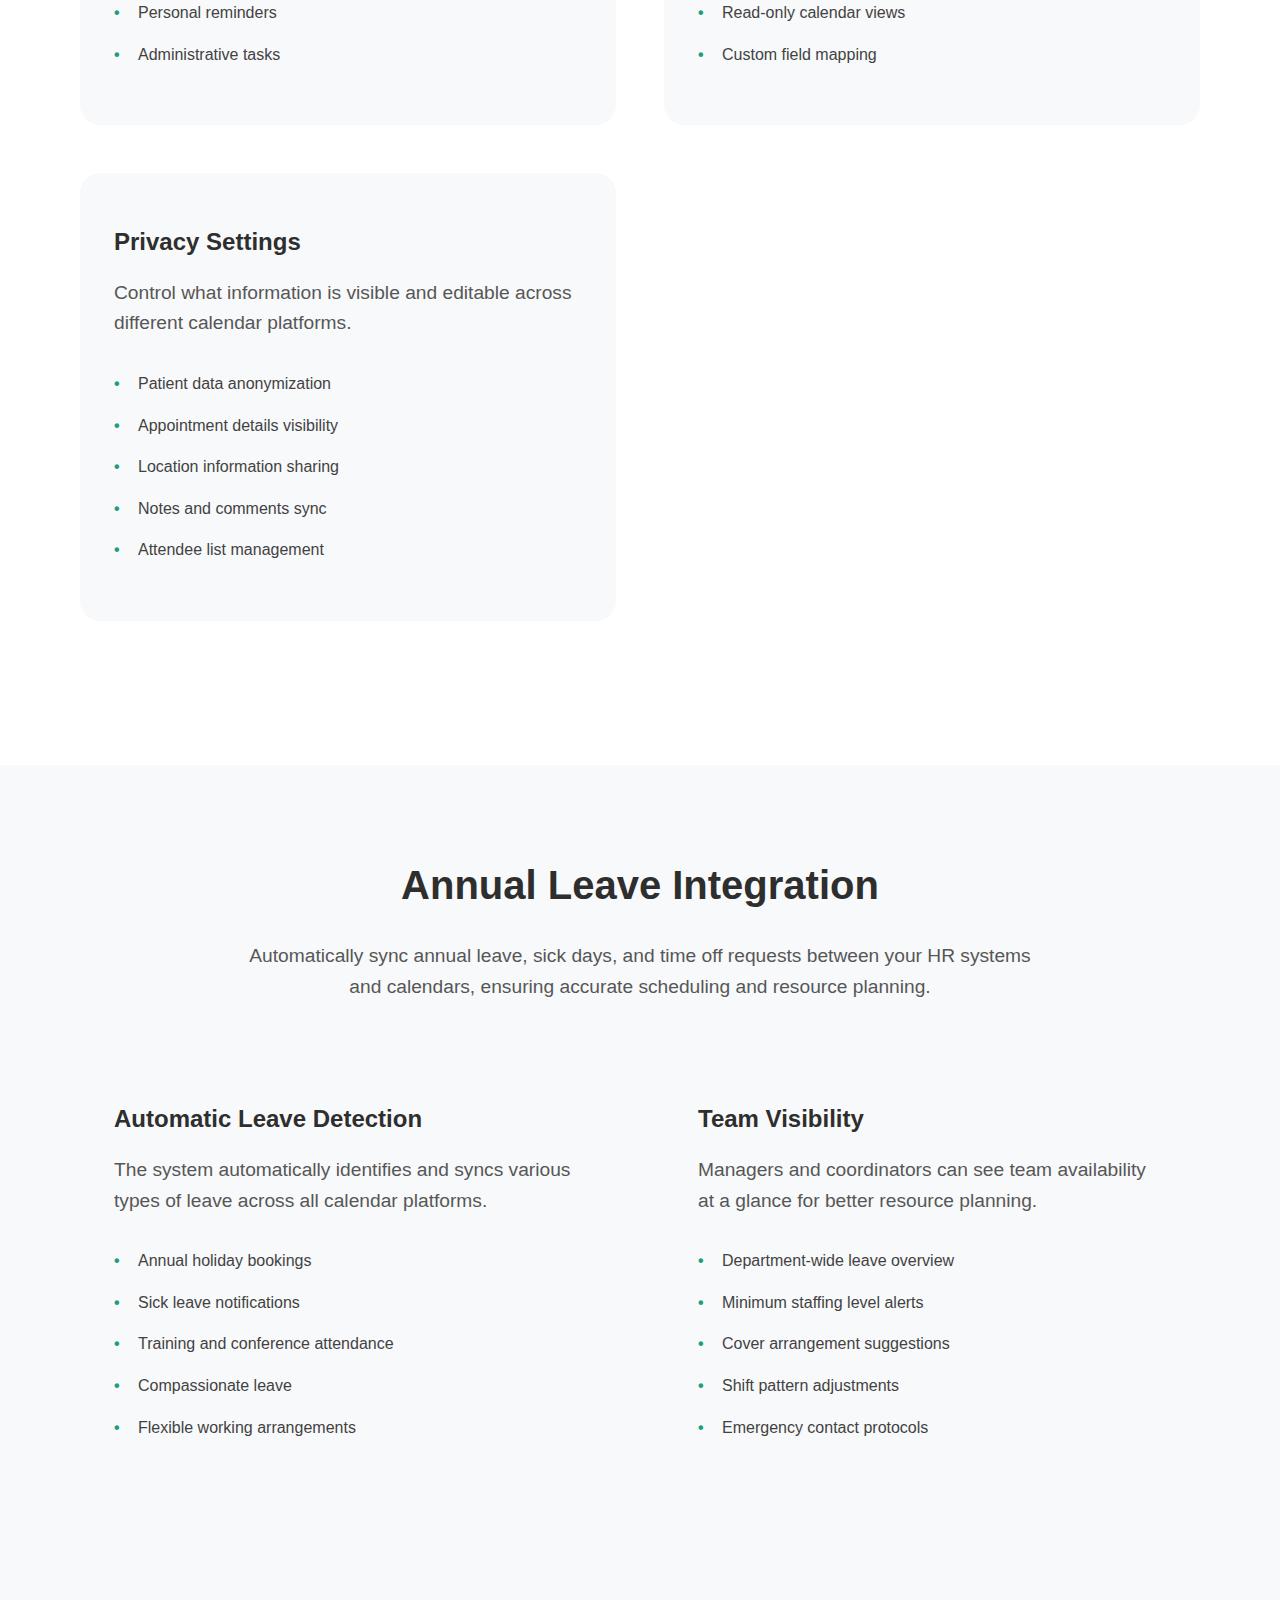
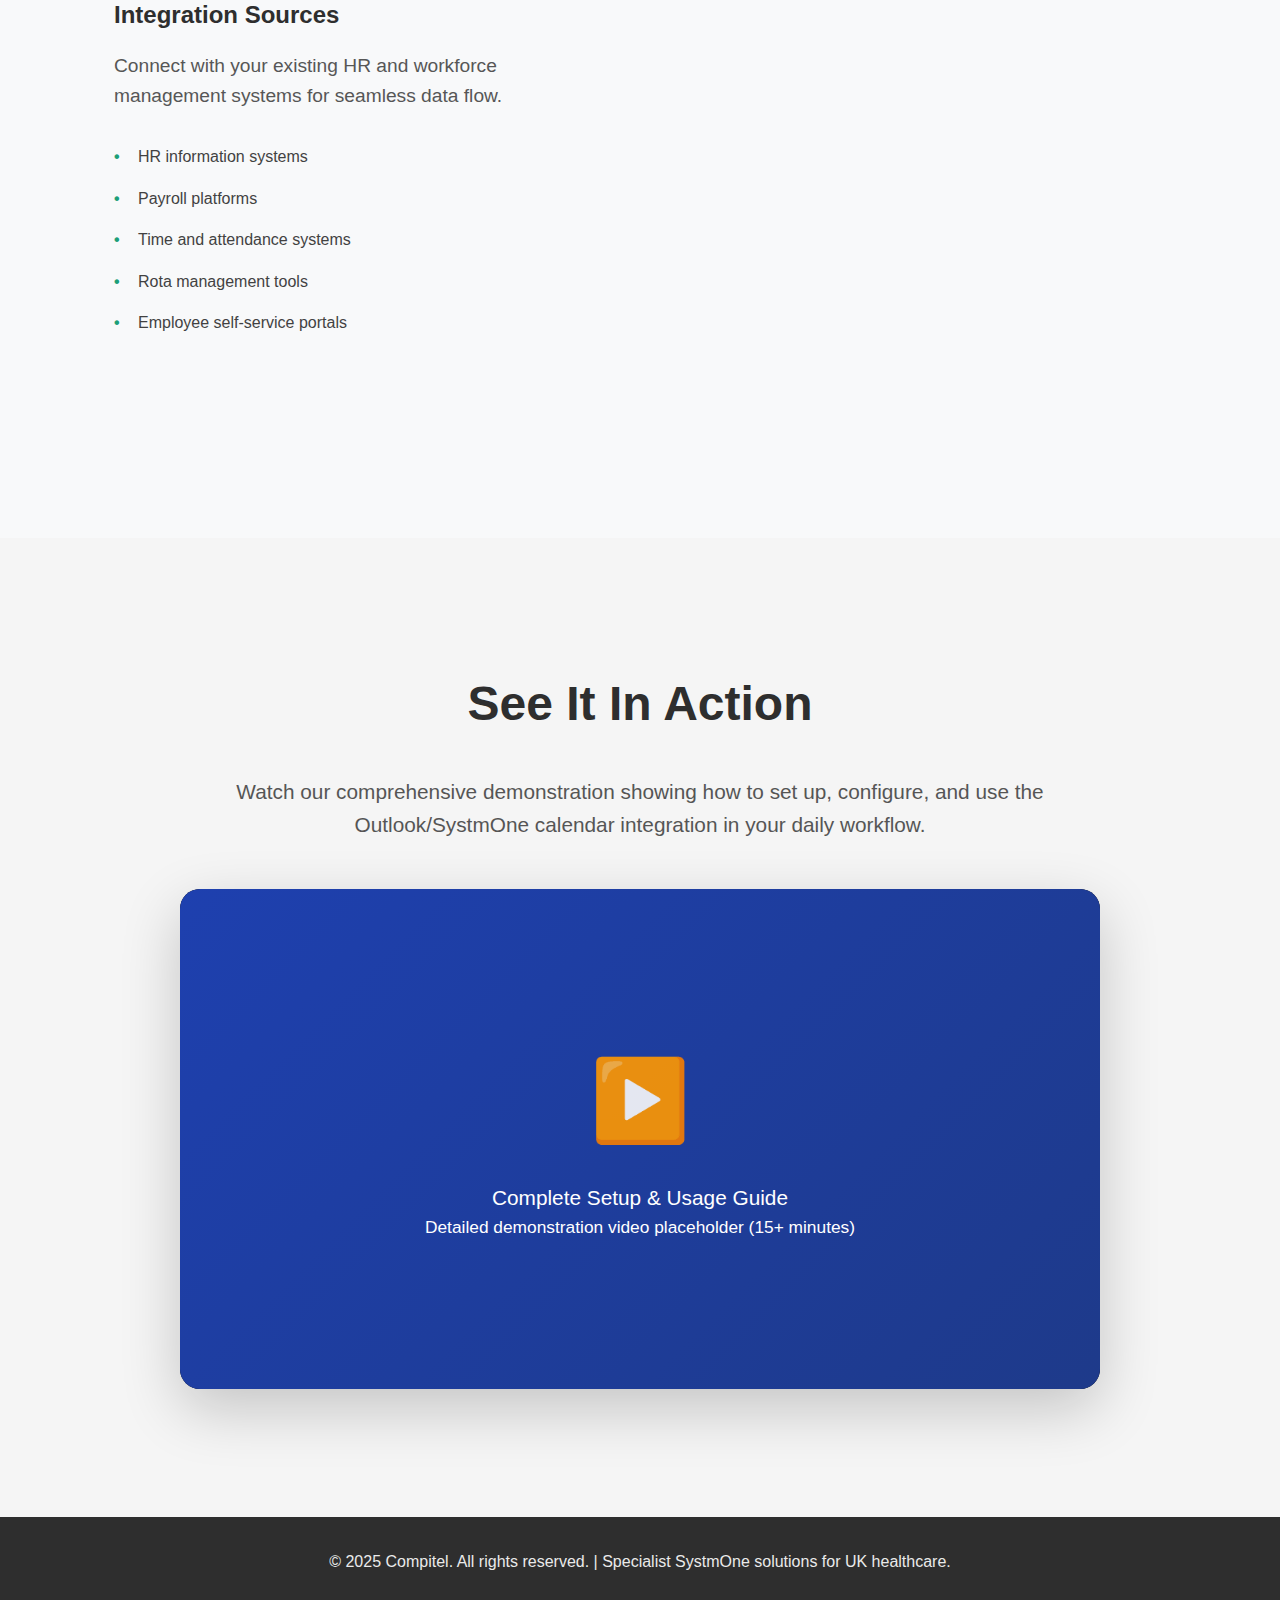
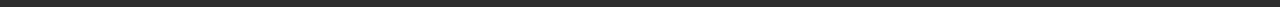
<file: calendar-integration.html>
<!DOCTYPE html>
<html lang="en">
<head>
    <meta charset="UTF-8">
    <meta name="viewport" content="width=device-width, initial-scale=1.0">
    <title>Outlook/SystmOne Calendar Integration - Compitel</title>
    <link rel="stylesheet" href="styles.css">
    <style>
        /* Hero section with video and text side by side */
        .hero-split {
            background: #F5F5F5;
            padding: 6rem 0;
            min-height: 70vh;
        }

        .hero-content {
            max-width: 1400px;
            margin: 0 auto;
            padding: 0 40px;
            display: grid;
            grid-template-columns: 1.2fr 1fr;
            gap: 6rem;
            align-items: center;
        }

        .video-container {
            position: relative;
            background: #000;
            border-radius: 20px;
            overflow: hidden;
            box-shadow: 0 20px 60px rgba(0,0,0,0.15);
        }

        .video-placeholder {
            width: 100%;
            height: 400px;
            background: linear-gradient(135deg, #059669 0%, #047857 100%);
            display: flex;
            align-items: center;
            justify-content: center;
            flex-direction: column;
            color: white;
            font-size: 1.2rem;
            position: relative;
        }

        .video-placeholder .play-icon {
            font-size: 4rem;
            margin-bottom: 1rem;
            opacity: 0.9;
        }

        .video-placeholder .autoplay-indicator {
            position: absolute;
            top: 20px;
            left: 20px;
            background: rgba(255,255,255,0.2);
            padding: 0.5rem 1rem;
            border-radius: 20px;
            font-size: 0.9rem;
            backdrop-filter: blur(10px);
        }

        .hero-text h1 {
            font-size: clamp(2.5rem, 5vw, 4rem);
            font-weight: 700;
            color: #2E2E2E;
            margin-bottom: 2rem;
            line-height: 1.1;
            letter-spacing: -0.02em;
        }

        .hero-text p {
            font-size: 1.3rem;
            color: #2E2E2E;
            opacity: 0.8;
            line-height: 1.6;
            margin-bottom: 2rem;
        }

        .hero-text .key-points {
            list-style: none;
            padding: 0;
            margin: 2rem 0;
        }

        .hero-text .key-points li {
            padding: 0.8rem 0;
            font-size: 1.1rem;
            color: #2E2E2E;
            opacity: 0.9;
            position: relative;
            padding-left: 2rem;
            border-bottom: 1px solid rgba(46, 46, 46, 0.1);
        }

        .hero-text .key-points li:before {
            content: "✓";
            position: absolute;
            left: 0;
            color: #059669;
            font-weight: bold;
            font-size: 1.2rem;
        }

        .hero-text .key-points li:last-child {
            border-bottom: none;
        }

        /* Feature sections */
        .feature-section {
            background: white;
            padding: 6rem 0;
        }

        .feature-content {
            max-width: 1200px;
            margin: 0 auto;
            padding: 0 40px;
            text-align: center;
        }

        .feature-content h2 {
            font-size: 2.5rem;
            font-weight: 600;
            color: #2E2E2E;
            margin-bottom: 2rem;
            line-height: 1.2;
        }

        .feature-content p {
            font-size: 1.2rem;
            color: #2E2E2E;
            opacity: 0.8;
            line-height: 1.6;
            max-width: 800px;
            margin: 0 auto 3rem auto;
        }

        .feature-grid {
            display: grid;
            grid-template-columns: repeat(auto-fit, minmax(350px, 1fr));
            gap: 3rem;
            margin: 3rem 0;
        }

        .feature-card {
            background: #F8F9FA;
            padding: 3rem 2rem;
            border-radius: 20px;
            text-align: left;
            border: 2px solid transparent;
            transition: all 0.3s ease;
        }

        .feature-card:hover {
            border-color: #059669;
            transform: translateY(-5px);
            box-shadow: 0 20px 40px rgba(5, 150, 105, 0.1);
        }

        .feature-card h3 {
            font-size: 1.5rem;
            color: #2E2E2E;
            margin-bottom: 1rem;
            font-weight: 600;
        }

        .feature-card p {
            color: #2E2E2E;
            opacity: 0.8;
            line-height: 1.6;
            margin-bottom: 1.5rem;
        }

        .feature-card ul {
            list-style: none;
            padding: 0;
            margin: 0;
        }

        .feature-card ul li {
            padding: 0.5rem 0;
            color: #2E2E2E;
            opacity: 0.9;
            position: relative;
            padding-left: 1.5rem;
        }

        .feature-card ul li:before {
            content: "•";
            position: absolute;
            left: 0;
            color: #059669;
            font-weight: bold;
        }

        /* Final demo section */
        .demo-section {
            background: #F5F5F5;
            padding: 8rem 0;
            text-align: center;
        }

        .demo-content {
            max-width: 1000px;
            margin: 0 auto;
            padding: 0 40px;
        }

        .demo-content h2 {
            font-size: 3rem;
            font-weight: 600;
            color: #2E2E2E;
            margin-bottom: 2rem;
        }

        .demo-content p {
            font-size: 1.3rem;
            color: #2E2E2E;
            opacity: 0.8;
            line-height: 1.6;
            margin-bottom: 3rem;
        }

        .demo-video {
            position: relative;
            background: #000;
            border-radius: 20px;
            overflow: hidden;
            box-shadow: 0 20px 60px rgba(0,0,0,0.2);
            margin: 0 auto;
        }

        .demo-video-placeholder {
            width: 100%;
            height: 500px;
            background: linear-gradient(135deg, #1E40AF 0%, #1E3A8A 100%);
            display: flex;
            align-items: center;
            justify-content: center;
            flex-direction: column;
            color: white;
            font-size: 1.3rem;
        }

        .demo-video-placeholder .play-icon {
            font-size: 5rem;
            margin-bottom: 1rem;
            opacity: 0.9;
        }

        /* Responsive design */
        @media (max-width: 768px) {
            .hero-content {
                grid-template-columns: 1fr;
                gap: 3rem;
                padding: 0 20px;
            }

            .hero-text h1 {
                font-size: 2.5rem;
            }

            .video-placeholder {
                height: 300px;
            }

            .feature-grid {
                grid-template-columns: 1fr;
                gap: 2rem;
            }

            .feature-content,
            .demo-content {
                padding: 0 20px;
            }

            .feature-content h2,
            .demo-content h2 {
                font-size: 2rem;
            }

            .demo-video-placeholder {
                height: 350px;
            }
        }
    </style>
</head>
<body>
    <header>
        <div class="container">
<a href="index.html"><img src="lib/Compitel Logo Full (White Background - Tight Crop).png" alt="Compitel Logo" class="logo"></a>            <nav>
                <ul>
                    <li><a href="index.html">Solutions</a></li>
                    <li><a href="about.html">About</a></li>
                    <li><a href="contact.html">Contact</a></li>
                    <li><a href="training.html">Training</a></li>
                </ul>
            </nav>
        </div>
    </header>

    <main>
        <!-- Hero Section with Video and Text -->
        <section class="hero-split">
            <div class="hero-content">
                <div class="video-container">
                    <div class="video-placeholder">
                        <div class="autoplay-indicator">Auto-playing</div>
                        <div class="play-icon">▶️</div>
                        <div>Calendar Integration Overview</div>
                        <small>Live sync demonstration video placeholder</small>
                    </div>
                </div>
                <div class="hero-text">
                    <h1>Outlook/SystmOne Calendar Integration</h1>
                    <p>Seamlessly synchronize your SystmOne appointments with Outlook calendars, ensuring your team has a unified view of patient schedules and eliminating scheduling conflicts.</p>
                    <ul class="key-points">
                        <li>Real-time bidirectional synchronization</li>
                        <li>Automatic conflict detection and resolution</li>
                        <li>Customizable sync preferences per user</li>
                        <li>Annual leave integration</li>
                        <li>Mobile calendar access for field staff</li>
                    </ul>
                </div>
            </div>
        </section>

        <!-- Per User Configuration Section -->
        <section class="feature-section">
            <div class="feature-content">
                <h2>Per User Configuration</h2>
                <p>Every team member has unique scheduling needs. Our integration allows individual users to customize their sync preferences, ensuring the calendar integration works exactly how they need it to.</p>
                
                <div class="feature-grid">
                    <div class="feature-card">
                        <h3>Selective Synchronization</h3>
                        <p>Choose which types of appointments and events to sync between your calendars.</p>
                        <ul>
                            <li>Patient appointments</li>
                            <li>Team meetings</li>
                            <li>Training sessions</li>
                            <li>Personal reminders</li>
                            <li>Administrative tasks</li>
                        </ul>
                    </div>

                    <div class="feature-card">
                        <h3>Directional Control</h3>
                        <p>Decide whether sync should be bidirectional or one-way only to maintain data integrity.</p>
                        <ul>
                            <li>SystmOne to Outlook only</li>
                            <li>Outlook to SystmOne only</li>
                            <li>Full bidirectional sync</li>
                            <li>Read-only calendar views</li>
                            <li>Custom field mapping</li>
                        </ul>
                    </div>

                    <div class="feature-card">
                        <h3>Privacy Settings</h3>
                        <p>Control what information is visible and editable across different calendar platforms.</p>
                        <ul>
                            <li>Patient data anonymization</li>
                            <li>Appointment details visibility</li>
                            <li>Location information sharing</li>
                            <li>Notes and comments sync</li>
                            <li>Attendee list management</li>
                        </ul>
                    </div>
                </div>
            </div>
        </section>

        <!-- Annual Leave Integration Section -->
        <section class="feature-section" style="background: #F8F9FA;">
            <div class="feature-content">
                <h2>Annual Leave Integration</h2>
                <p>Automatically sync annual leave, sick days, and time off requests between your HR systems and calendars, ensuring accurate scheduling and resource planning.</p>
                
                <div class="feature-grid">
                    <div class="feature-card">
                        <h3>Automatic Leave Detection</h3>
                        <p>The system automatically identifies and syncs various types of leave across all calendar platforms.</p>
                        <ul>
                            <li>Annual holiday bookings</li>
                            <li>Sick leave notifications</li>
                            <li>Training and conference attendance</li>
                            <li>Compassionate leave</li>
                            <li>Flexible working arrangements</li>
                        </ul>
                    </div>

                    <div class="feature-card">
                        <h3>Team Visibility</h3>
                        <p>Managers and coordinators can see team availability at a glance for better resource planning.</p>
                        <ul>
                            <li>Department-wide leave overview</li>
                            <li>Minimum staffing level alerts</li>
                            <li>Cover arrangement suggestions</li>
                            <li>Shift pattern adjustments</li>
                            <li>Emergency contact protocols</li>
                        </ul>
                    </div>

                    <div class="feature-card">
                        <h3>Integration Sources</h3>
                        <p>Connect with your existing HR and workforce management systems for seamless data flow.</p>
                        <ul>
                            <li>HR information systems</li>
                            <li>Payroll platforms</li>
                            <li>Time and attendance systems</li>
                            <li>Rota management tools</li>
                            <li>Employee self-service portals</li>
                        </ul>
                    </div>
                </div>
            </div>
        </section>

        <!-- Detailed Demo Section -->
        <section class="demo-section">
            <div class="demo-content">
                <h2>See It In Action</h2>
                <p>Watch our comprehensive demonstration showing how to set up, configure, and use the Outlook/SystmOne calendar integration in your daily workflow.</p>
                
                <div class="demo-video">
                    <div class="demo-video-placeholder">
                        <div class="play-icon">▶️</div>
                        <div>Complete Setup & Usage Guide</div>
                        <small>Detailed demonstration video placeholder (15+ minutes)</small>
                    </div>
                </div>
            </div>
        </section>
    </main>

    <footer>
        <div class="container">
            <p>&copy; 2025 Compitel. All rights reserved. | Specialist SystmOne solutions for UK healthcare.</p>
        </div>
    </footer>

    <script>
        // Contact dropdown functionality
        document.addEventListener('DOMContentLoaded', function() {
            const contactBtn = document.getElementById('contactBtn');
            const contactDropdown = document.getElementById('contactDropdown');
            const contactClose = document.querySelector('.contact-close');
            
            contactBtn.addEventListener('click', function(e) {
                e.preventDefault();
                contactDropdown.classList.add('active');
            });
            
            contactClose.addEventListener('click', function() {
                contactDropdown.classList.remove('active');
            });
            
            // Close dropdown when clicking outside
            document.addEventListener('click', function(e) {
                if (!contactDropdown.contains(e.target) && !contactBtn.contains(e.target)) {
                    contactDropdown.classList.remove('active');
                }
            });

            // Simulate autoplay behavior for demo purposes
            // In real implementation, this would be a proper video element with autoplay
            const autoplayIndicator = document.querySelector('.autoplay-indicator');
            if (autoplayIndicator) {
                setTimeout(() => {
                    autoplayIndicator.style.opacity = '0.7';
                    autoplayIndicator.innerHTML = 'Playing...';
                }, 1000);
            }

            // Smooth scroll animations for feature cards
            const observerOptions = {
                threshold: 0.1,
                rootMargin: '0px 0px -50px 0px'
            };

            const observer = new IntersectionObserver((entries) => {
                entries.forEach(entry => {
                    if (entry.isIntersecting) {
                        entry.target.style.opacity = '1';
                        entry.target.style.transform = 'translateY(0)';
                    }
                });
            }, observerOptions);

            // Add initial styles and observe feature cards
            document.querySelectorAll('.feature-card').forEach(card => {
                card.style.opacity = '0';
                card.style.transform = 'translateY(30px)';
                card.style.transition = 'opacity 0.6s ease, transform 0.6s ease';
                observer.observe(card);
            });
        });
    </script>
</body>
</html>
</file>
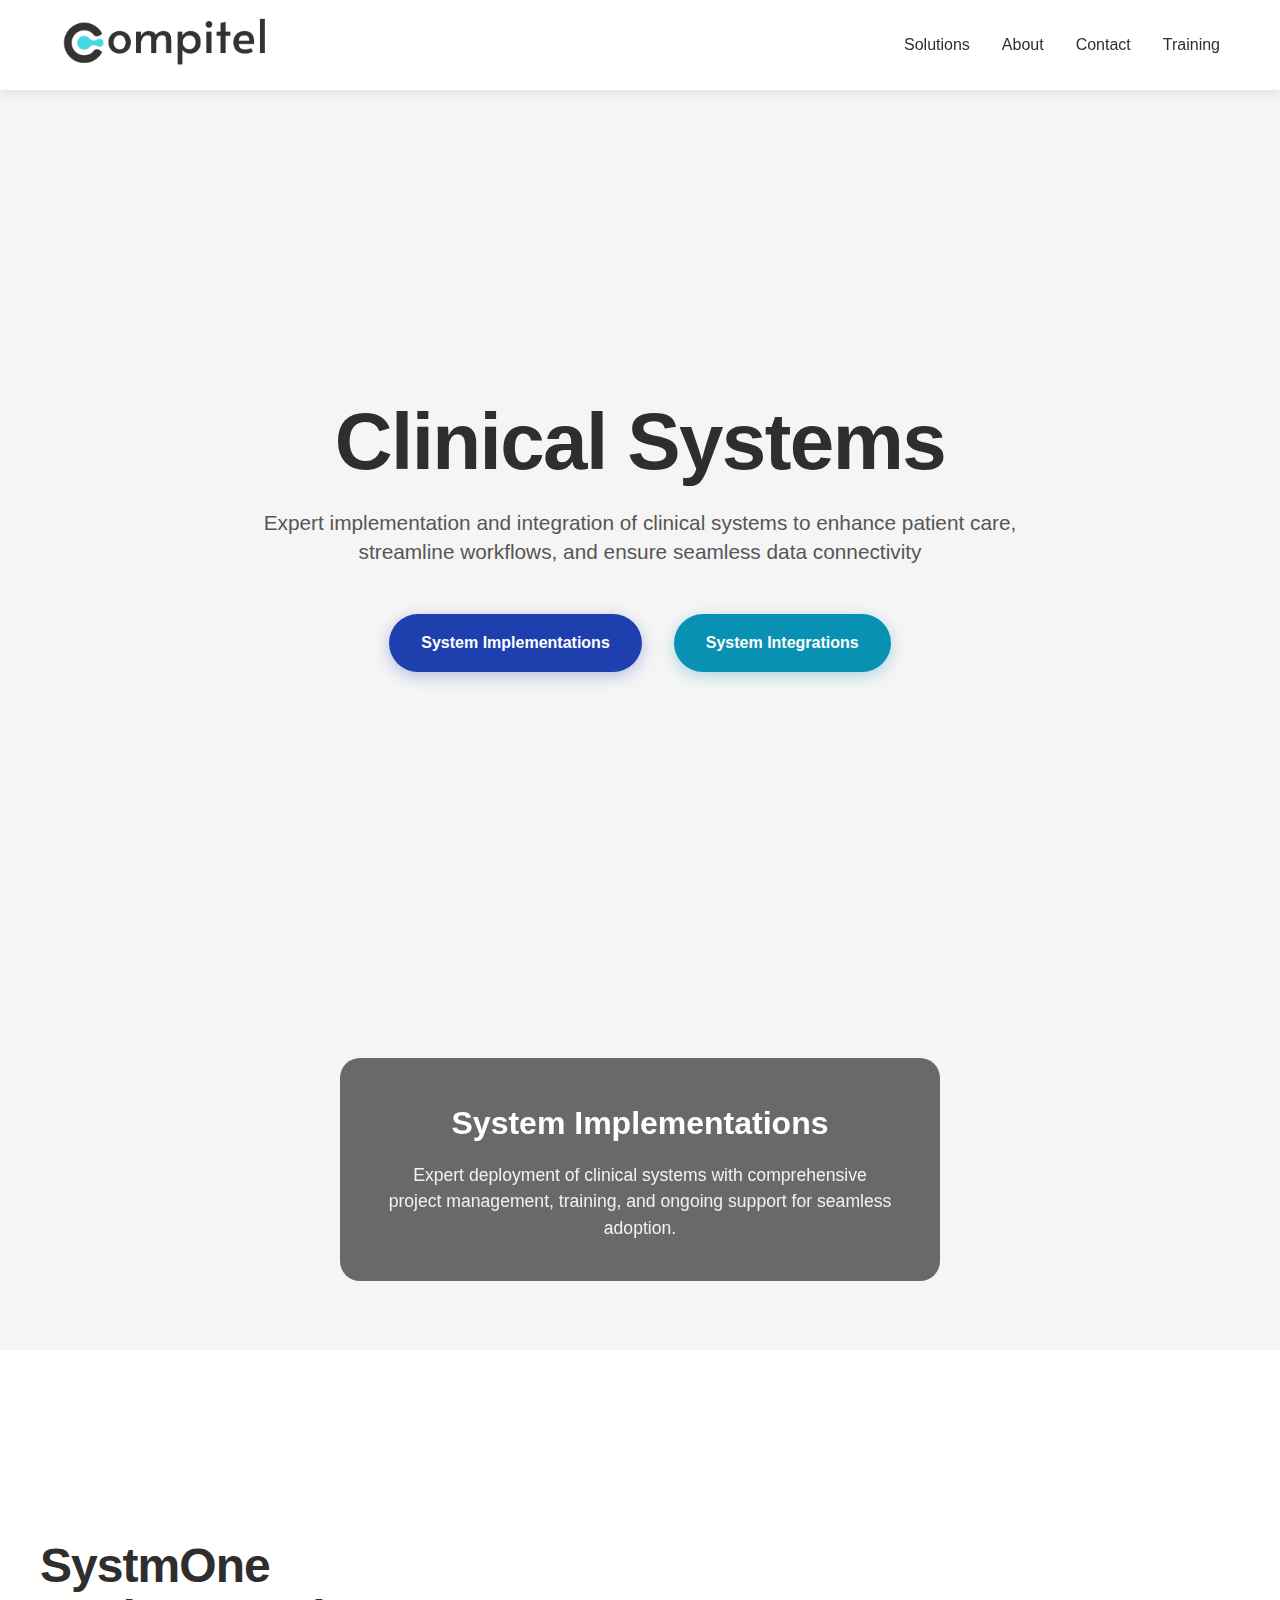
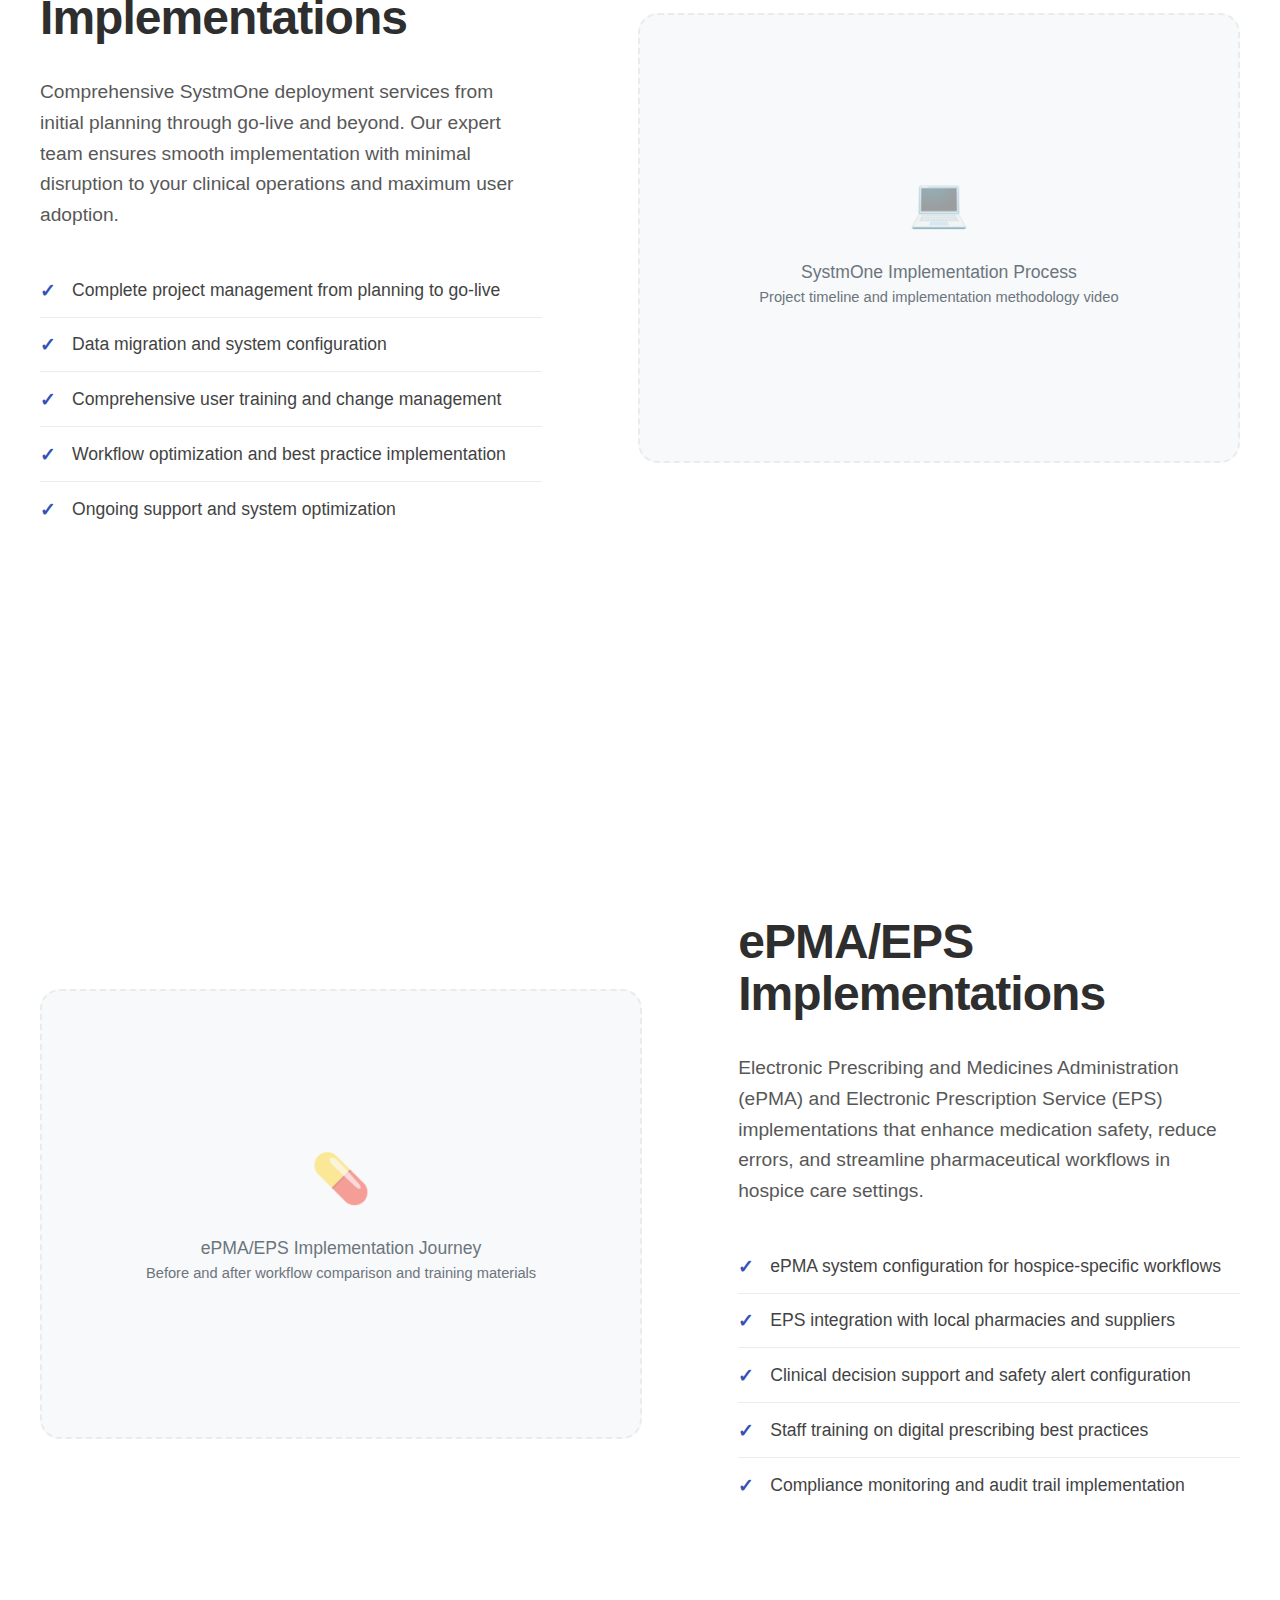
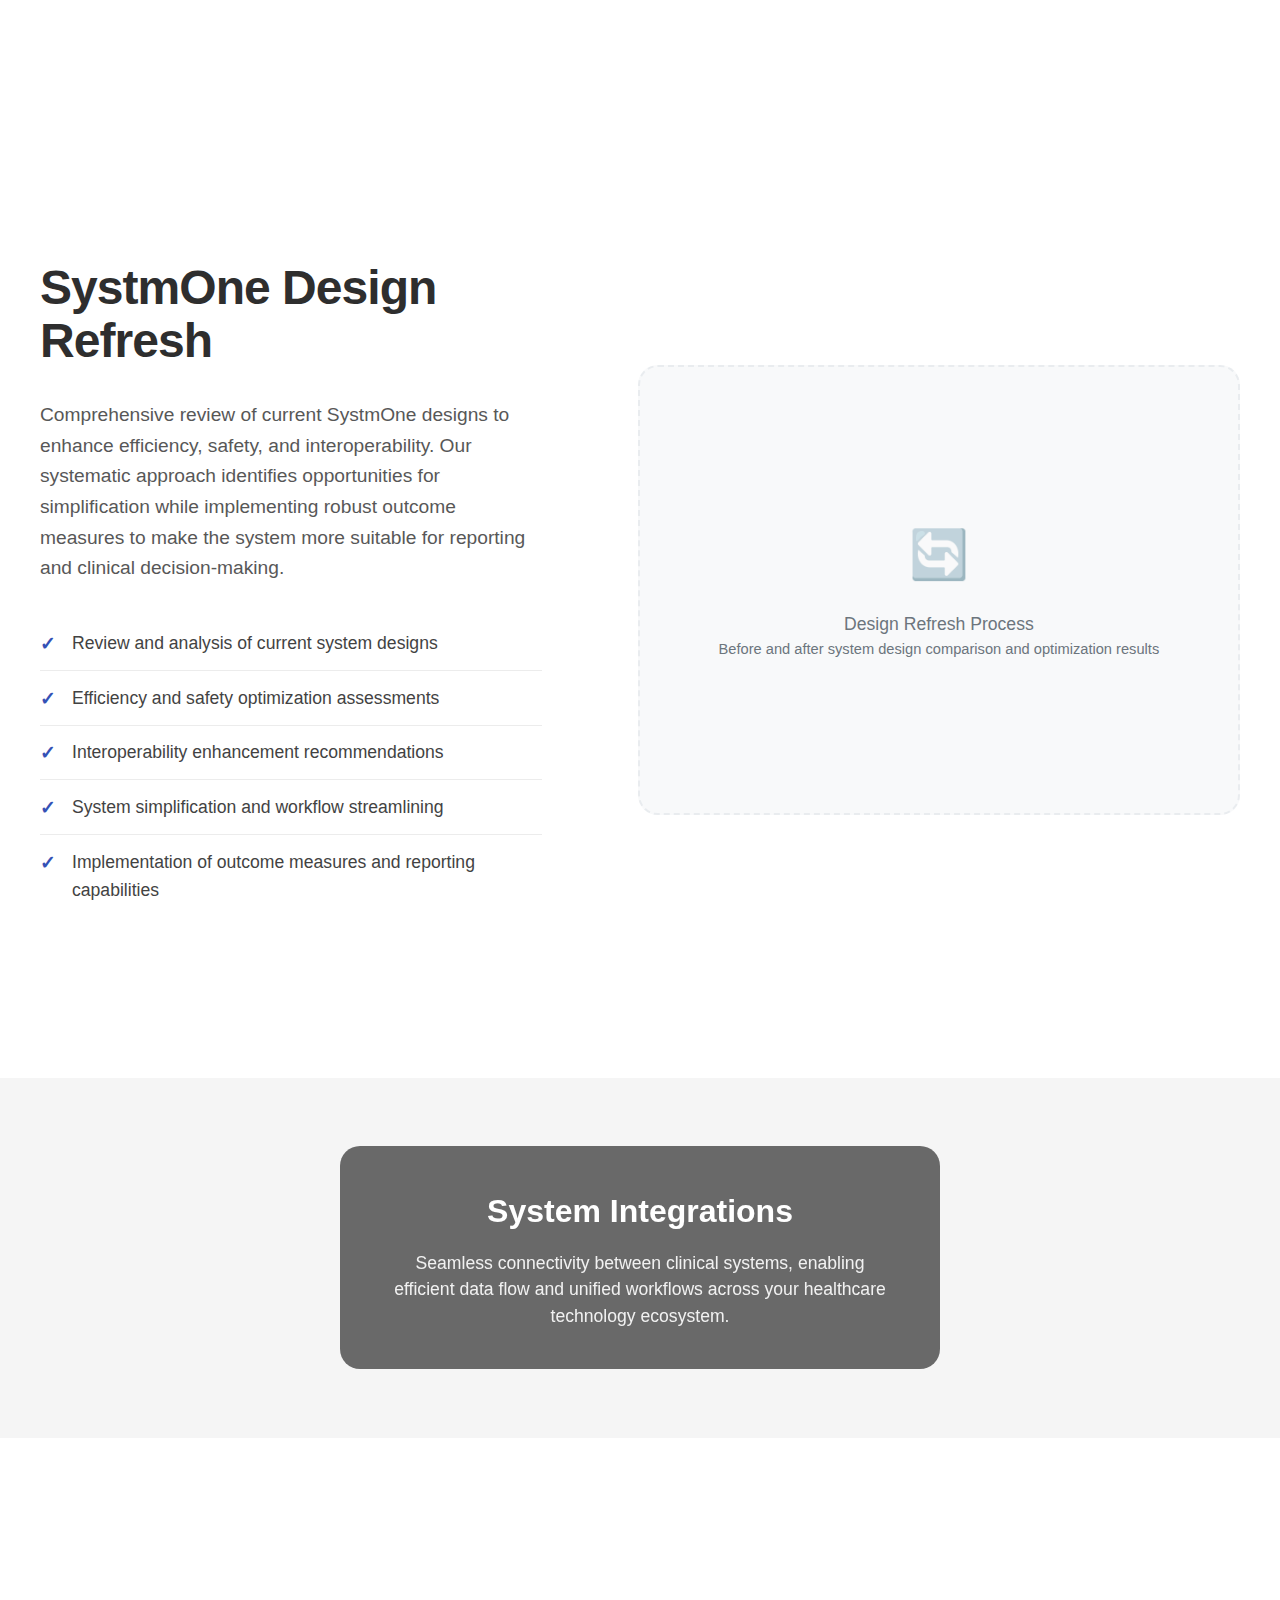
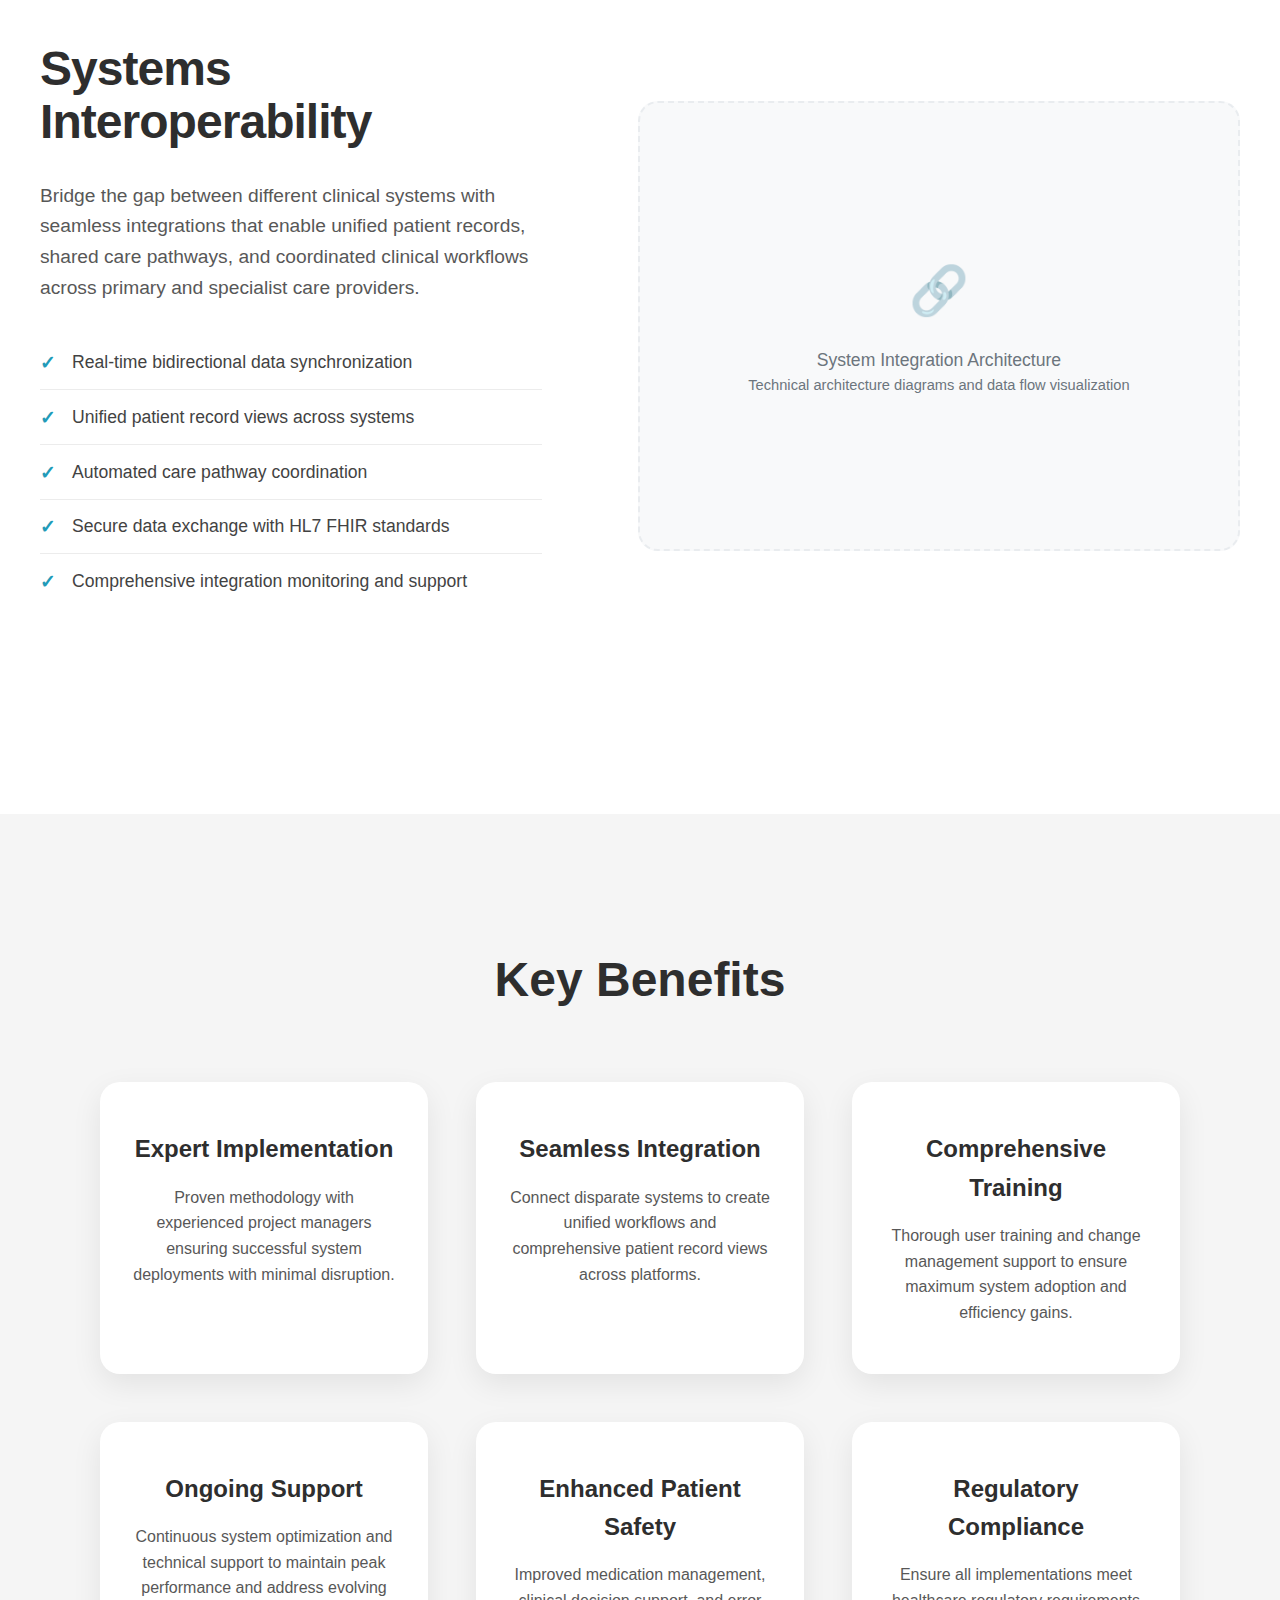
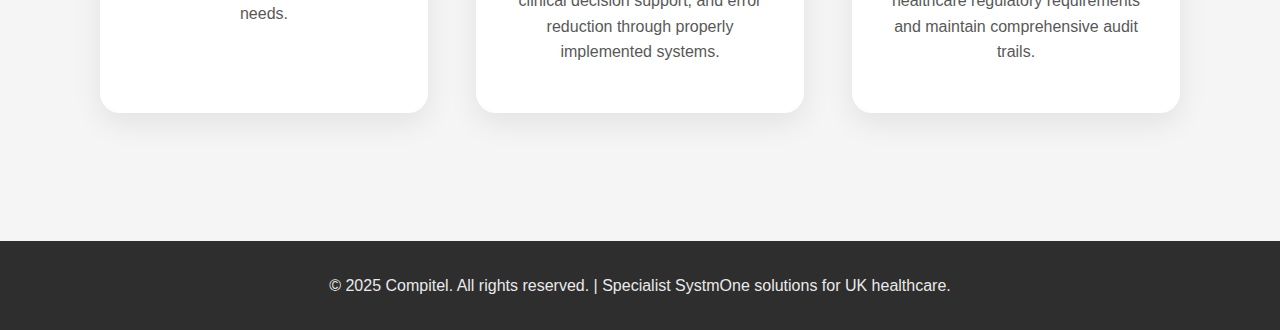
<file: clinical-systems.html>
<!DOCTYPE html>
<html lang="en">
<head>
    <meta charset="UTF-8">
    <meta name="viewport" content="width=device-width, initial-scale=1.0">
    <title>Clinical Systems - Compitel</title>
    <link rel="stylesheet" href="styles.css">
    <style>
        /* Apple-style vertical scroll layout */
        .apple-section {
            min-height: 100vh;
            display: flex;
            align-items: center;
            justify-content: center;
            position: relative;
            overflow: hidden;
        }

        .apple-hero {
            background: #F5F5F5;
            color: #2E2E2E;
            text-align: center;
            padding: 4rem 20px;
        }

        .apple-hero h1 {
            font-size: clamp(2.5rem, 7vw, 5rem);
            font-weight: 700;
            margin-bottom: 2rem;
            letter-spacing: -0.02em;
            line-height: 0.85;
        }

        .apple-hero .subtitle {
            font-size: 1.3rem;
            font-weight: 400;
            opacity: 0.8;
            max-width: 800px;
            margin: 0 auto 3rem auto;
            line-height: 1.4;
            color: #2E2E2E;
        }

        .quick-nav {
            display: flex;
            justify-content: center;
            gap: 2rem;
            margin-top: 2rem;
        }

        .quick-nav-btn {
            background: #1E40AF;
            color: white;
            text-decoration: none;
            padding: 1rem 2rem;
            border-radius: 50px;
            font-weight: 600;
            font-size: 1rem;
            transition: all 0.3s ease;
            box-shadow: 0 4px 15px rgba(30, 64, 175, 0.3);
        }

        .quick-nav-btn:hover {
            background: #1E3A8A;
            transform: translateY(-2px);
            box-shadow: 0 8px 25px rgba(30, 64, 175, 0.4);
        }

        .integration-btn {
            background: #0891B2;
            box-shadow: 0 4px 15px rgba(8, 145, 178, 0.3);
        }

        .integration-btn:hover {
            background: #0E7490;
            box-shadow: 0 8px 25px rgba(8, 145, 178, 0.4);
        }

        .feature-section {
            background: white;
            padding: 8rem 0;
        }

        .feature-content {
            max-width: 1400px;
            margin: 0 auto;
            padding: 0 40px;
            display: grid;
            grid-template-columns: 1fr 1.2fr;
            gap: 6rem;
            align-items: center;
            min-height: 80vh;
        }

        .feature-text {
            z-index: 2;
        }

        .feature-text h2 {
            font-size: 3rem;
            font-weight: 600;
            color: #2E2E2E;
            margin-bottom: 2rem;
            line-height: 1.1;
            letter-spacing: -0.02em;
        }

        .feature-text p {
            font-size: 1.2rem;
            color: #2E2E2E;
            opacity: 0.8;
            line-height: 1.6;
            margin-bottom: 2rem;
        }

        .feature-list {
            list-style: none;
            margin: 0;
            padding: 0;
        }

        .feature-list li {
            padding: 0.8rem 0;
            font-size: 1.1rem;
            color: #2E2E2E;
            opacity: 0.9;
            position: relative;
            padding-left: 2rem;
            border-bottom: 1px solid rgba(46, 46, 46, 0.1);
        }

        .feature-list li:before {
            content: "✓";
            position: absolute;
            left: 0;
            color: #1E40AF;
            font-weight: bold;
            font-size: 1.2rem;
        }

        .integration-section .feature-list li:before {
            color: #0891B2;
        }

        .feature-list li:last-child {
            border-bottom: none;
        }

        .feature-media {
            position: relative;
            z-index: 1;
            cursor: pointer;
        }

        .feature-media img,
        .feature-media video {
            width: 100%;
            max-width: 800px;
            height: auto;
            border-radius: 20px;
            box-shadow: 0 20px 60px rgba(0,0,0,0.15);
            transition: transform 0.3s ease, box-shadow 0.3s ease;
        }

        .feature-media:hover img,
        .feature-media:hover video {
            transform: scale(1.05);
            box-shadow: 0 30px 80px rgba(0,0,0,0.25);
        }

        .media-placeholder {
            width: 100%;
            max-width: 800px;
            height: 450px;
            background: #f8f9fa;
            border: 2px dashed #e9ecef;
            border-radius: 20px;
            display: flex;
            align-items: center;
            justify-content: center;
            flex-direction: column;
            color: #6c757d;
            font-size: 1.1rem;
            transition: all 0.3s ease;
        }

        .media-placeholder:hover {
            background: #f1f3f4;
            transform: scale(1.02);
        }

        .media-placeholder .icon {
            font-size: 3rem;
            margin-bottom: 1rem;
            opacity: 0.5;
        }

        .large-image-section {
            min-height: 40vh;
            background-size: cover;
            background-position: center;
            background-attachment: fixed;
            display: flex;
            align-items: center;
            justify-content: center;
            position: relative;
            padding: 4rem 0;
        }

        .large-image-overlay {
            background: rgba(46, 46, 46, 0.7);
            color: white;
            padding: 2.5rem 3rem;
            border-radius: 20px;
            text-align: center;
            max-width: 600px;
            backdrop-filter: blur(10px);
        }

        .large-image-overlay h2 {
            font-size: 2rem;
            font-weight: 600;
            margin-bottom: 0.8rem;
        }

        .large-image-overlay p {
            font-size: 1.1rem;
            opacity: 0.9;
            line-height: 1.5;
        }

        .reverse-layout .feature-content {
            grid-template-columns: 1.2fr 1fr;
        }

        .reverse-layout .feature-text {
            order: 2;
        }

        .reverse-layout .feature-media {
            order: 1;
        }

        .benefits-section {
            background: #F5F5F5;
            padding: 8rem 0;
            text-align: center;
        }

        .benefits-grid {
            display: grid;
            grid-template-columns: repeat(auto-fit, minmax(300px, 1fr));
            gap: 3rem;
            max-width: 1200px;
            margin: 4rem auto 0;
            padding: 0 40px;
        }

        .benefit-card {
            background: white;
            padding: 3rem 2rem;
            border-radius: 20px;
            box-shadow: 0 10px 30px rgba(0,0,0,0.08);
            transition: transform 0.3s ease, box-shadow 0.3s ease;
        }

        .benefit-card:hover {
            transform: translateY(-10px);
            box-shadow: 0 20px 50px rgba(0,0,0,0.12);
        }

        .benefit-card h3 {
            font-size: 1.5rem;
            color: #2E2E2E;
            margin-bottom: 1rem;
            font-weight: 600;
        }

        .benefit-card p {
            color: #2E2E2E;
            opacity: 0.8;
            line-height: 1.6;
        }

        /* Image modal styles */
        .image-modal {
            display: none;
            position: fixed;
            z-index: 1000;
            left: 0;
            top: 0;
            width: 100%;
            height: 100%;
            overflow: auto;
            background-color: rgba(0,0,0,0.9);
            backdrop-filter: blur(5px);
        }

        .image-modal.active {
            display: flex;
            align-items: center;
            justify-content: center;
        }

        .modal-content {
            max-width: 95%;
            max-height: 95%;
            margin: auto;
            display: block;
            border-radius: 15px;
            box-shadow: 0 20px 60px rgba(0,0,0,0.5);
        }

        .close-modal {
            position: absolute;
            top: 20px;
            right: 35px;
            color: white;
            font-size: 40px;
            font-weight: bold;
            cursor: pointer;
            background: rgba(0,0,0,0.5);
            border-radius: 50%;
            width: 60px;
            height: 60px;
            display: flex;
            align-items: center;
            justify-content: center;
            transition: background-color 0.3s ease;
        }

        .close-modal:hover {
            background: rgba(0,0,0,0.8);
        }

        @media (max-width: 768px) {
            .apple-hero h1 {
                font-size: 2.5rem;
            }

            .quick-nav {
                flex-direction: column;
                align-items: center;
                gap: 1rem;
            }

            .quick-nav-btn {
                padding: 0.8rem 1.5rem;
                font-size: 0.9rem;
            }

            .feature-content {
                grid-template-columns: 1fr;
                gap: 4rem;
                padding: 0 20px;
            }

            .reverse-layout .feature-text,
            .reverse-layout .feature-media {
                order: unset;
            }

            .feature-text h2 {
                font-size: 2rem;
            }

            .large-image-section {
                background-attachment: scroll;
            }

            .benefits-grid {
                grid-template-columns: 1fr;
                padding: 0 20px;
            }

            .feature-media img,
            .feature-media video,
            .media-placeholder {
                max-width: 100%;
            }
        }
    </style>
</head>
<body>
    <header>
        <div class="container">
            <a href="index.html"><img src="lib/Compitel Logo Full (White Background - Tight Crop).png" alt="Compitel Logo" class="logo"></a>
            <nav>
                <ul>
                    <li><a href="index.html">Solutions</a></li>
                    <li><a href="about.html">About</a></li>
                    <li><a href="contact.html">Contact</a></li>
                    <li><a href="training.html">Training</a></li>
                </ul>
            </nav>
        </div>
    </header>

    <main>
        <!-- Hero Section -->
        <section class="apple-section apple-hero">
            <div>
                <h1>Clinical Systems</h1>
                <p class="subtitle">Expert implementation and integration of clinical systems to enhance patient care, streamline workflows, and ensure seamless data connectivity</p>
                <div class="quick-nav">
                    <a href="#system-implementations" class="quick-nav-btn">System Implementations</a>
                    <a href="#system-integrations" class="quick-nav-btn integration-btn">System Integrations</a>
                </div>
            </div>
        </section>

        <!-- Large Image Section 1 - System Implementations -->
        <section id="system-implementations" class="large-image-section" style="background-image: linear-gradient(rgba(30, 64, 175, 0.8), rgba(30, 58, 138, 0.8)), url('data:image/svg+xml,<svg xmlns=%22http://www.w3.org/2000/svg%22 viewBox=%220 0 1000 600%22><rect width=%221000%22 height=%22600%22 fill=%22%23f0f0f0%22/></svg>');">
            <div class="large-image-overlay">
                <h2>System Implementations</h2>
                <p>Expert deployment of clinical systems with comprehensive project management, training, and ongoing support for seamless adoption.</p>
            </div>
        </section>

        <!-- SystmOne Implementations Section -->
        <section class="feature-section">
            <div class="feature-content">
                <div class="feature-text">
                    <h2>SystmOne Implementations</h2>
                    <p>Comprehensive SystmOne deployment services from initial planning through go-live and beyond. Our expert team ensures smooth implementation with minimal disruption to your clinical operations and maximum user adoption.</p>
                    <ul class="feature-list">
                        <li>Complete project management from planning to go-live</li>
                        <li>Data migration and system configuration</li>
                        <li>Comprehensive user training and change management</li>
                        <li>Workflow optimization and best practice implementation</li>
                        <li>Ongoing support and system optimization</li>
                    </ul>
                </div>
                <div class="feature-media">
                    <div class="media-placeholder">
                        <div class="icon">💻</div>
                        <div>SystmOne Implementation Process</div>
                        <small>Project timeline and implementation methodology video</small>
                    </div>
                </div>
            </div>
        </section>

        <!-- ePMA/EPS Implementations Section -->
        <section class="feature-section reverse-layout">
            <div class="feature-content">
                <div class="feature-text">
                    <h2>ePMA/EPS Implementations</h2>
                    <p>Electronic Prescribing and Medicines Administration (ePMA) and Electronic Prescription Service (EPS) implementations that enhance medication safety, reduce errors, and streamline pharmaceutical workflows in hospice care settings.</p>
                    <ul class="feature-list">
                        <li>ePMA system configuration for hospice-specific workflows</li>
                        <li>EPS integration with local pharmacies and suppliers</li>
                        <li>Clinical decision support and safety alert configuration</li>
                        <li>Staff training on digital prescribing best practices</li>
                        <li>Compliance monitoring and audit trail implementation</li>
                    </ul>
                </div>
                <div class="feature-media">
                    <div class="media-placeholder">
                        <div class="icon">💊</div>
                        <div>ePMA/EPS Implementation Journey</div>
                        <small>Before and after workflow comparison and training materials</small>
                    </div>
                </div>
            </div>
        </section>

        <!-- SystmOne Design Refresh Section -->
        <section class="feature-section">
            <div class="feature-content">
                <div class="feature-text">
                    <h2>SystmOne Design Refresh</h2>
                    <p>Comprehensive review of current SystmOne designs to enhance efficiency, safety, and interoperability. Our systematic approach identifies opportunities for simplification while implementing robust outcome measures to make the system more suitable for reporting and clinical decision-making.</p>
                    <ul class="feature-list">
                        <li>Review and analysis of current system designs</li>
                        <li>Efficiency and safety optimization assessments</li>
                        <li>Interoperability enhancement recommendations</li>
                        <li>System simplification and workflow streamlining</li>
                        <li>Implementation of outcome measures and reporting capabilities</li>
                    </ul>
                </div>
                <div class="feature-media">
                    <div class="media-placeholder">
                        <div class="icon">🔄</div>
                        <div>Design Refresh Process</div>
                        <small>Before and after system design comparison and optimization results</small>
                    </div>
                </div>
            </div>
        </section>

        <!-- Large Image Section 2 - System Integrations -->
        <section id="system-integrations" class="large-image-section" style="background-image: linear-gradient(rgba(8, 145, 178, 0.8), rgba(14, 116, 144, 0.8)), url('data:image/svg+xml,<svg xmlns=%22http://www.w3.org/2000/svg%22 viewBox=%220 0 1000 600%22><rect width=%221000%22 height=%22600%22 fill=%22%23f0f0f0%22/></svg>');">
            <div class="large-image-overlay">
                <h2>System Integrations</h2>
                <p>Seamless connectivity between clinical systems, enabling efficient data flow and unified workflows across your healthcare technology ecosystem.</p>
            </div>
        </section>

        <!-- SystmOne/EMIS Web Integrations Section -->
        <section class="feature-section integration-section">
            <div class="feature-content">
                <div class="feature-text">
                    <h2>Systems Interoperability</h2>
                    <p>Bridge the gap between different clinical systems with seamless integrations that enable unified patient records, shared care pathways, and coordinated clinical workflows across primary and specialist care providers.</p>
                    <ul class="feature-list">
                        <li>Real-time bidirectional data synchronization</li>
                        <li>Unified patient record views across systems</li>
                        <li>Automated care pathway coordination</li>
                        <li>Secure data exchange with HL7 FHIR standards</li>
                        <li>Comprehensive integration monitoring and support</li>
                    </ul>
                </div>
                <div class="feature-media">
                    <div class="media-placeholder">
                        <div class="icon">🔗</div>
                        <div>System Integration Architecture</div>
                        <small>Technical architecture diagrams and data flow visualization</small>
                    </div>
                </div>
            </div>
        </section>

        <!-- Benefits Section -->
        <section class="benefits-section">
            <div class="container">
                <h2 style="font-size: 3rem; margin-bottom: 2rem; color: #2E2E2E;">Key Benefits</h2>
                <div class="benefits-grid">
                    <div class="benefit-card">
                        <h3>Expert Implementation</h3>
                        <p>Proven methodology with experienced project managers ensuring successful system deployments with minimal disruption.</p>
                    </div>
                    <div class="benefit-card">
                        <h3>Seamless Integration</h3>
                        <p>Connect disparate systems to create unified workflows and comprehensive patient record views across platforms.</p>
                    </div>
                    <div class="benefit-card">
                        <h3>Comprehensive Training</h3>
                        <p>Thorough user training and change management support to ensure maximum system adoption and efficiency gains.</p>
                    </div>
                    <div class="benefit-card">
                        <h3>Ongoing Support</h3>
                        <p>Continuous system optimization and technical support to maintain peak performance and address evolving needs.</p>
                    </div>
                    <div class="benefit-card">
                        <h3>Enhanced Patient Safety</h3>
                        <p>Improved medication management, clinical decision support, and error reduction through properly implemented systems.</p>
                    </div>
                    <div class="benefit-card">
                        <h3>Regulatory Compliance</h3>
                        <p>Ensure all implementations meet healthcare regulatory requirements and maintain comprehensive audit trails.</p>
                    </div>
                </div>
            </div>
        </section>
    </main>

    <!-- Image Modal -->
    <div id="imageModal" class="image-modal">
        <span class="close-modal">&times;</span>
        <img class="modal-content" id="modalImage">
    </div>

    <footer>
        <div class="container">
            <p>&copy; 2025 Compitel. All rights reserved. | Specialist SystmOne solutions for UK healthcare.</p>
        </div>
    </footer>

    <script>
        // Smooth scroll-triggered animations
        const observerOptions = {
            threshold: 0.1,
            rootMargin: '0px 0px -50px 0px'
        };

        const observer = new IntersectionObserver((entries) => {
            entries.forEach(entry => {
                if (entry.isIntersecting) {
                    entry.target.style.opacity = '1';
                    entry.target.style.transform = 'translateY(0)';
                }
            });
        }, observerOptions);

        // Contact dropdown functionality
        document.addEventListener('DOMContentLoaded', function() {
            const contactBtn = document.getElementById('contactBtn');
            const contactDropdown = document.getElementById('contactDropdown');
            const contactClose = document.querySelector('.contact-close');
            
            contactBtn.addEventListener('click', function(e) {
                e.preventDefault();
                contactDropdown.classList.add('active');
            });
            
            contactClose.addEventListener('click', function() {
                contactDropdown.classList.remove('active');
            });
            
            // Close dropdown when clicking outside
            document.addEventListener('click', function(e) {
                if (!contactDropdown.contains(e.target) && !contactBtn.contains(e.target)) {
                    contactDropdown.classList.remove('active');
                }
            });

            // Initialize animations and image modal
            // Add initial styles for animation
            const animatedElements = document.querySelectorAll('.feature-text, .feature-media, .benefit-card');
            animatedElements.forEach(el => {
                el.style.opacity = '0';
                el.style.transform = 'translateY(50px)';
                el.style.transition = 'opacity 0.6s ease, transform 0.6s ease';
                observer.observe(el);
            });

            // Parallax effect for large image sections
            window.addEventListener('scroll', () => {
                const scrolled = window.pageYOffset;
                const parallaxElements = document.querySelectorAll('.large-image-section');
                
                parallaxElements.forEach(element => {
                    const rect = element.getBoundingClientRect();
                    const elementTop = rect.top + scrolled;
                    const elementHeight = rect.height;
                    const windowHeight = window.innerHeight;
                    
                    if (scrolled + windowHeight > elementTop && scrolled < elementTop + elementHeight) {
                        const yPos = -(scrolled - elementTop) * 0.3;
                        element.style.transform = `translateY(${yPos}px)`;
                    }
                });
            });

            // Image modal functionality
            const modal = document.getElementById('imageModal');
            const modalImg = document.getElementById('modalImage');
            const closeModal = document.querySelector('.close-modal');
            
            // Add click handlers to all feature images
            document.querySelectorAll('.feature-media img').forEach(img => {
                img.addEventListener('click', function() {
                    modal.classList.add('active');
                    modalImg.src = this.src;
                    modalImg.alt = this.alt;
                    document.body.style.overflow = 'hidden';
                });
            });
            
            // Close modal handlers
            closeModal.addEventListener('click', function() {
                modal.classList.remove('active');
                document.body.style.overflow = 'auto';
            });
            
            modal.addEventListener('click', function(e) {
                if (e.target === modal) {
                    modal.classList.remove('active');
                    document.body.style.overflow = 'auto';
                }
            });
            
            // Close modal with escape key
            document.addEventListener('keydown', function(e) {
                if (e.key === 'Escape' && modal.classList.contains('active')) {
                    modal.classList.remove('active');
                    document.body.style.overflow = 'auto';
                }
            });
        });
    </script>
</body>
</html>
</file>
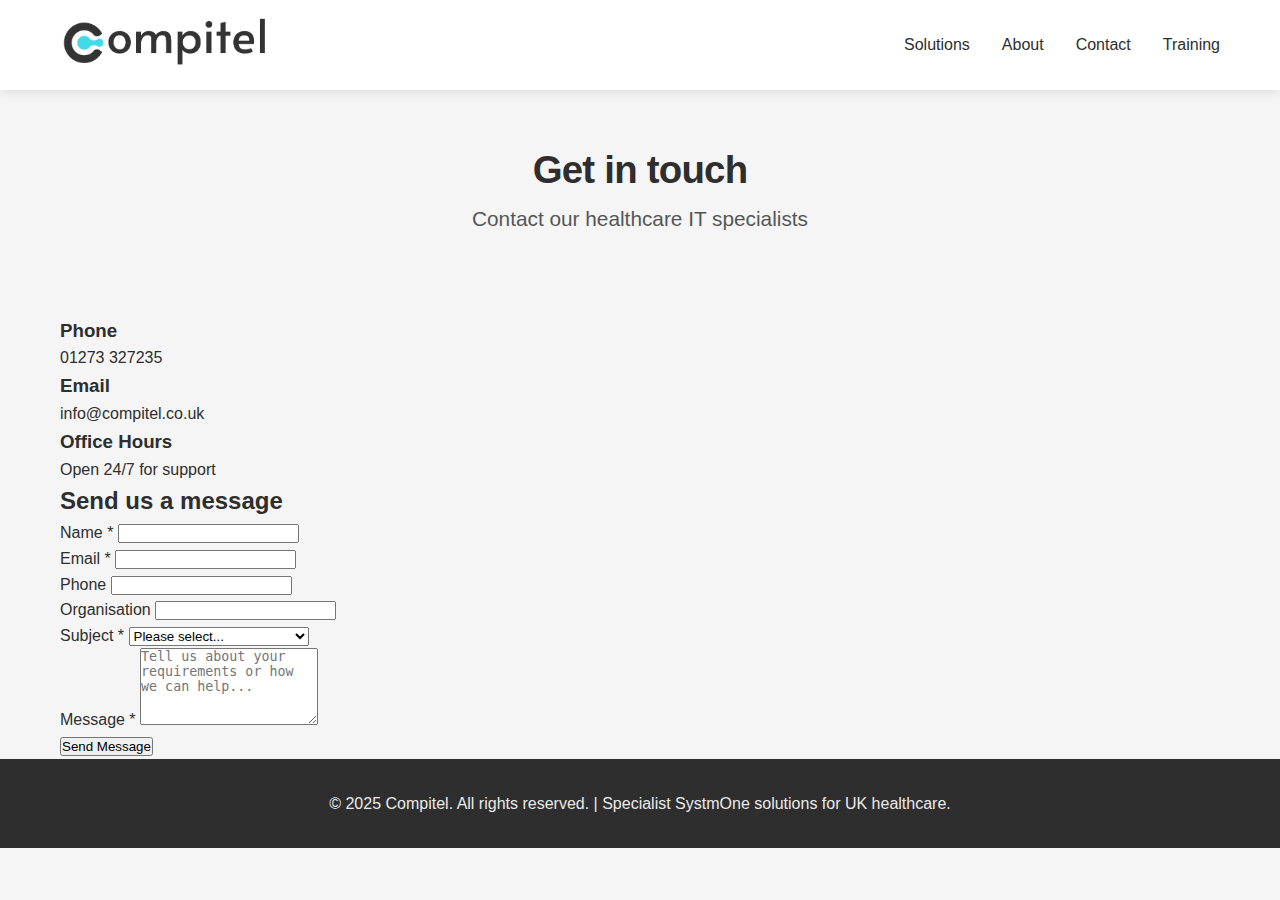
<file: contact.html>
<!DOCTYPE html>
<html lang="en">
<head>
    <meta charset="UTF-8">
    <meta name="viewport" content="width=device-width, initial-scale=1.0">
    <title>Contact Us - Compitel</title>
    <link rel="stylesheet" href="styles.css">
</head>
<body>
    <header>
        <div class="container">
<a href="index.html"><img src="lib/Compitel Logo Full (White Background - Tight Crop).png" alt="Compitel Logo" class="logo"></a>            <nav>
                <ul>
                    <li><a href="index.html">Solutions</a></li>
                    <li><a href="about.html">About</a></li>
                    <li><a href="contact.html">Contact</a></li>
                    <li><a href="training.html">Training</a></li>
                </ul>
            </nav>
        </div>
    </header>

    <main>
        <section class="hero">
            <div class="container">
                <h2>Get in touch</h2>
                <p class="hero-subtitle">Contact our healthcare IT specialists</p>
            </div>
        </section>

        <section class="about-section">
            <div class="container">
                <div class="contact-details">
                    <div class="contact-method">
                        <h3>Phone</h3>
                        <p class="contact-phone-large">01273 327235</p>
                    </div>
                    
                    <div class="contact-method">
                        <h3>Email</h3>
                        <p class="contact-email-large">info@compitel.co.uk</p>
                    </div>
                    
                    <div class="contact-method">
                        <h3>Office Hours</h3>
                        <p class="contact-office-hours-large">Open 24/7 for support</p>
                    </div>
                </div>
            </div>
        </section>

        <section class="about-section alt-bg">
            <div class="container">
                <h2>Send us a message</h2>
                <form class="contact-form">
                    <div class="form-row">
                        <div class="form-group">
                            <label for="name">Name *</label>
                            <input type="text" id="name" name="name" required>
                        </div>
                        <div class="form-group">
                            <label for="email">Email *</label>
                            <input type="email" id="email" name="email" required>
                        </div>
                    </div>
                    <div class="form-row">
                        <div class="form-group">
                            <label for="phone">Phone</label>
                            <input type="tel" id="phone" name="phone">
                        </div>
                        <div class="form-group">
                            <label for="organization">Organisation</label>
                            <input type="text" id="organization" name="organization">
                        </div>
                    </div>
                    <div class="form-group">
                        <label for="subject">Subject *</label>
                        <select id="subject" name="subject" required>
                            <option value="">Please select...</option>
                            <option value="systmone">SystmOne Implementation</option>
                            <option value="training">Training & Support</option>
                            <option value="ai-automation">AI & Automation</option>
                            <option value="reporting">Reporting Solutions</option>
                            <option value="general">General Inquiry</option>
                        </select>
                    </div>
                    <div class="form-group">
                        <label for="message">Message *</label>
                        <textarea id="message" name="message" rows="5" required placeholder="Tell us about your requirements or how we can help..."></textarea>
                    </div>
                    <button type="submit" class="submit-btn">Send Message</button>
                </form>
            </div>
        </section>
    </main>

    <footer>
        <div class="container">
            <p>&copy; 2025 Compitel. All rights reserved. | Specialist SystmOne solutions for UK healthcare.</p>
        </div>
    </footer>

    <script>
        // Contact dropdown functionality
        document.addEventListener('DOMContentLoaded', function() {
            const contactBtn = document.getElementById('contactBtn');
            const contactDropdown = document.getElementById('contactDropdown');
            const contactClose = document.querySelector('.contact-close');
            
            contactBtn.addEventListener('click', function(e) {
                e.preventDefault();
                contactDropdown.classList.add('active');
            });
            
            contactClose.addEventListener('click', function() {
                contactDropdown.classList.remove('active');
            });
            
            // Close dropdown when clicking outside
            document.addEventListener('click', function(e) {
                if (!contactDropdown.contains(e.target) && !contactBtn.contains(e.target)) {
                    contactDropdown.classList.remove('active');
                }
            });
        });
    </script>
</body>
</html>
</file>
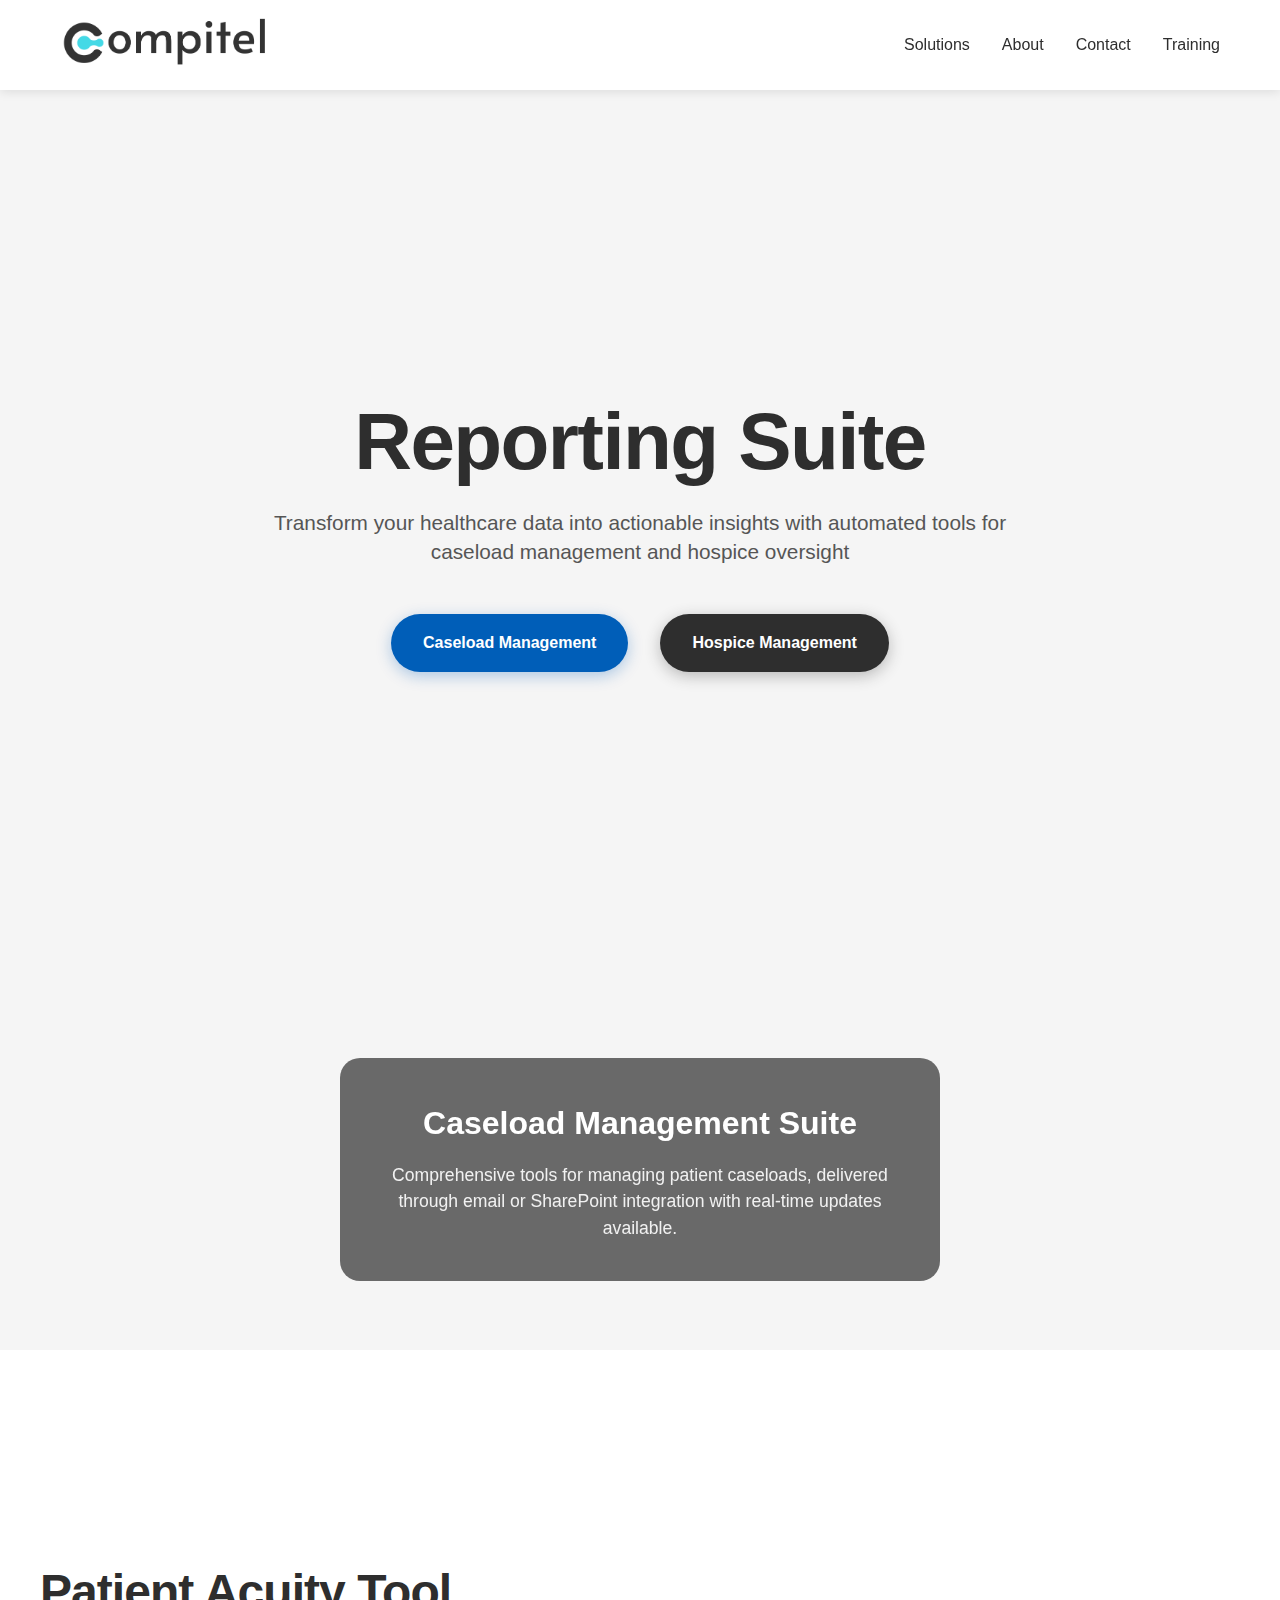
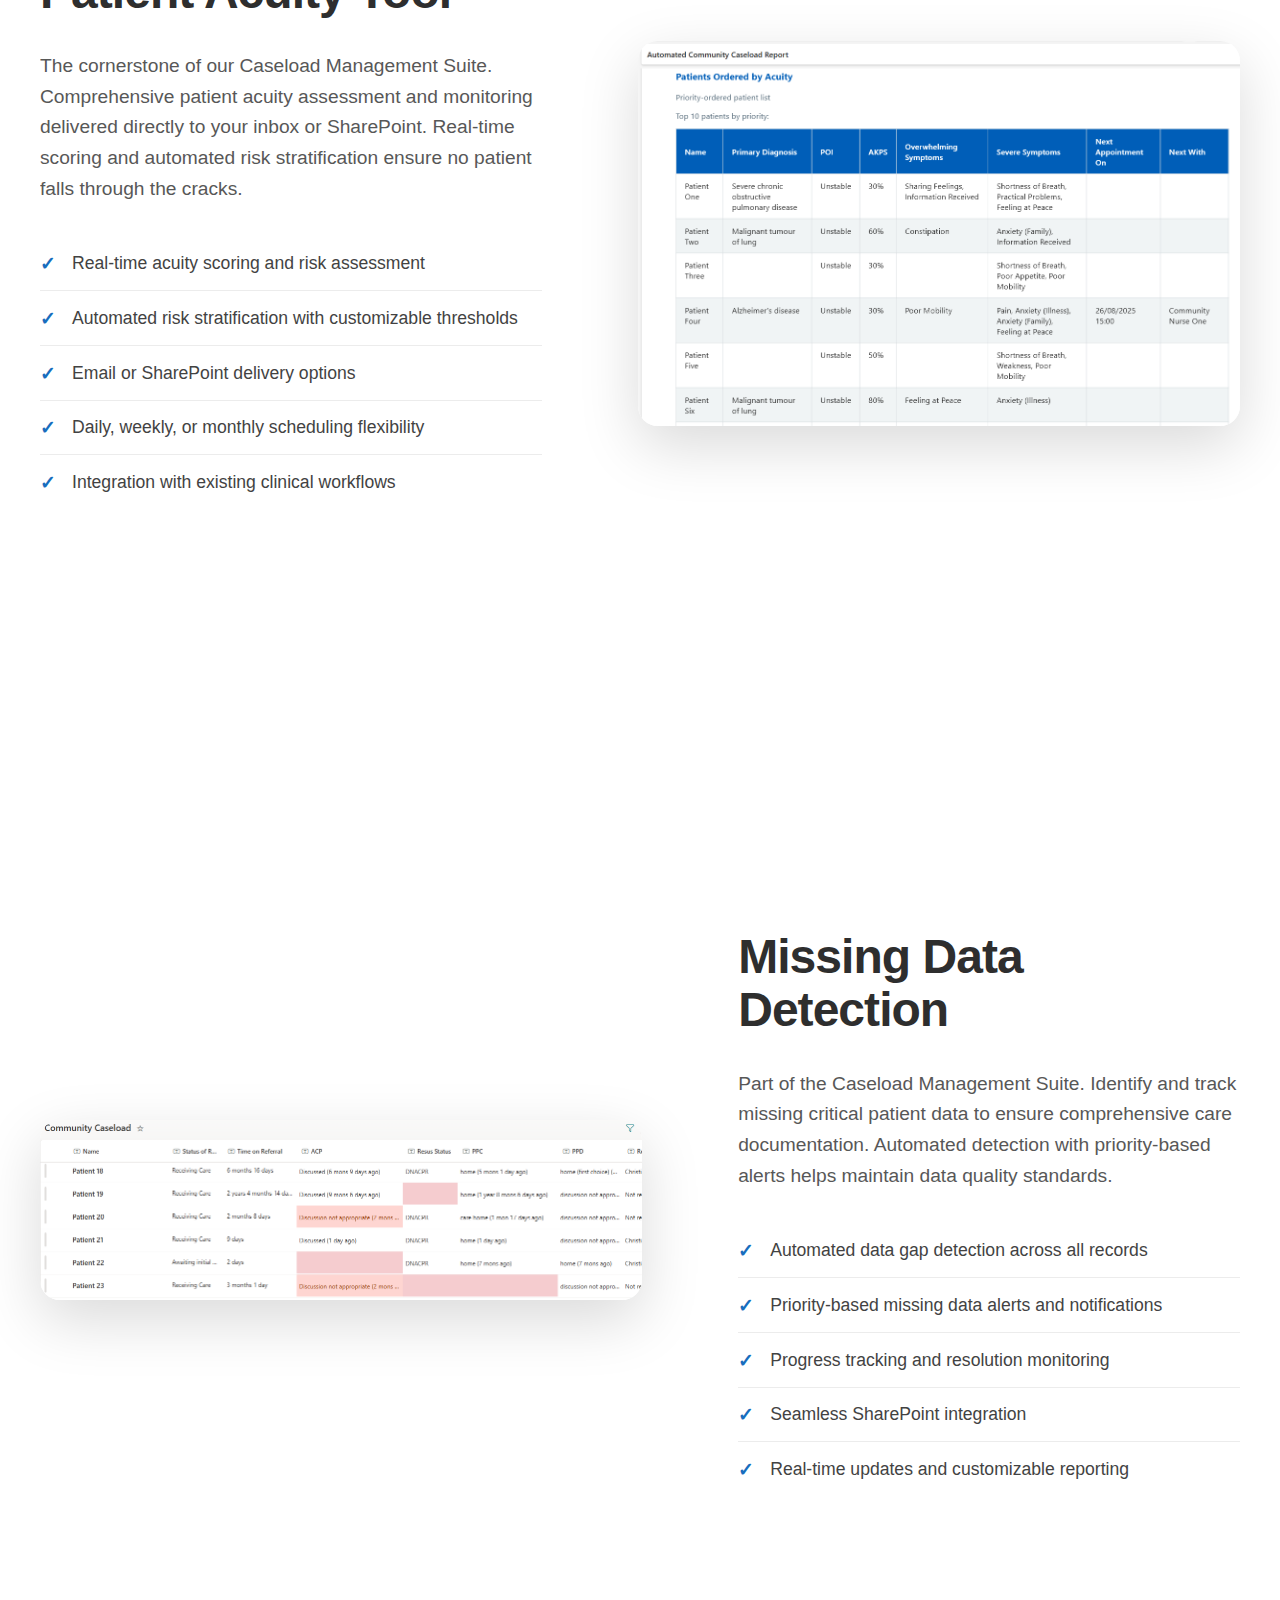
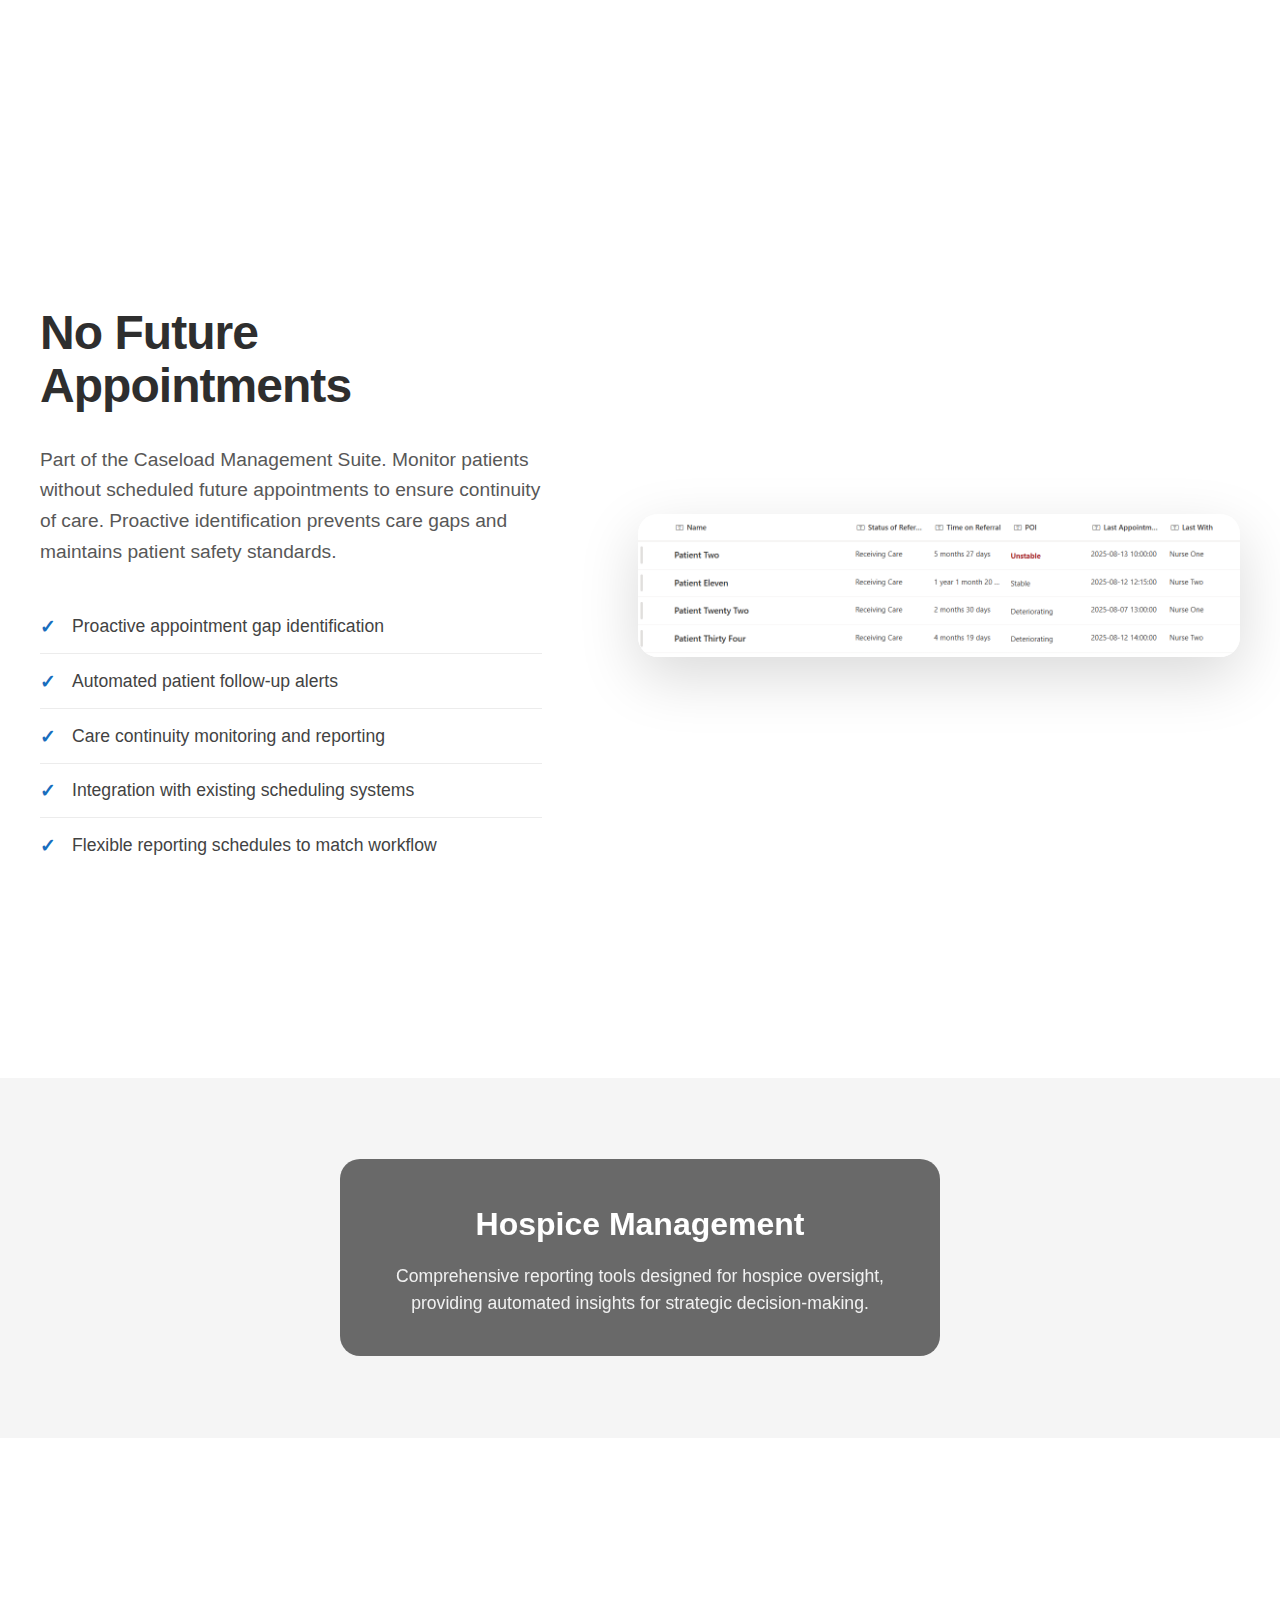
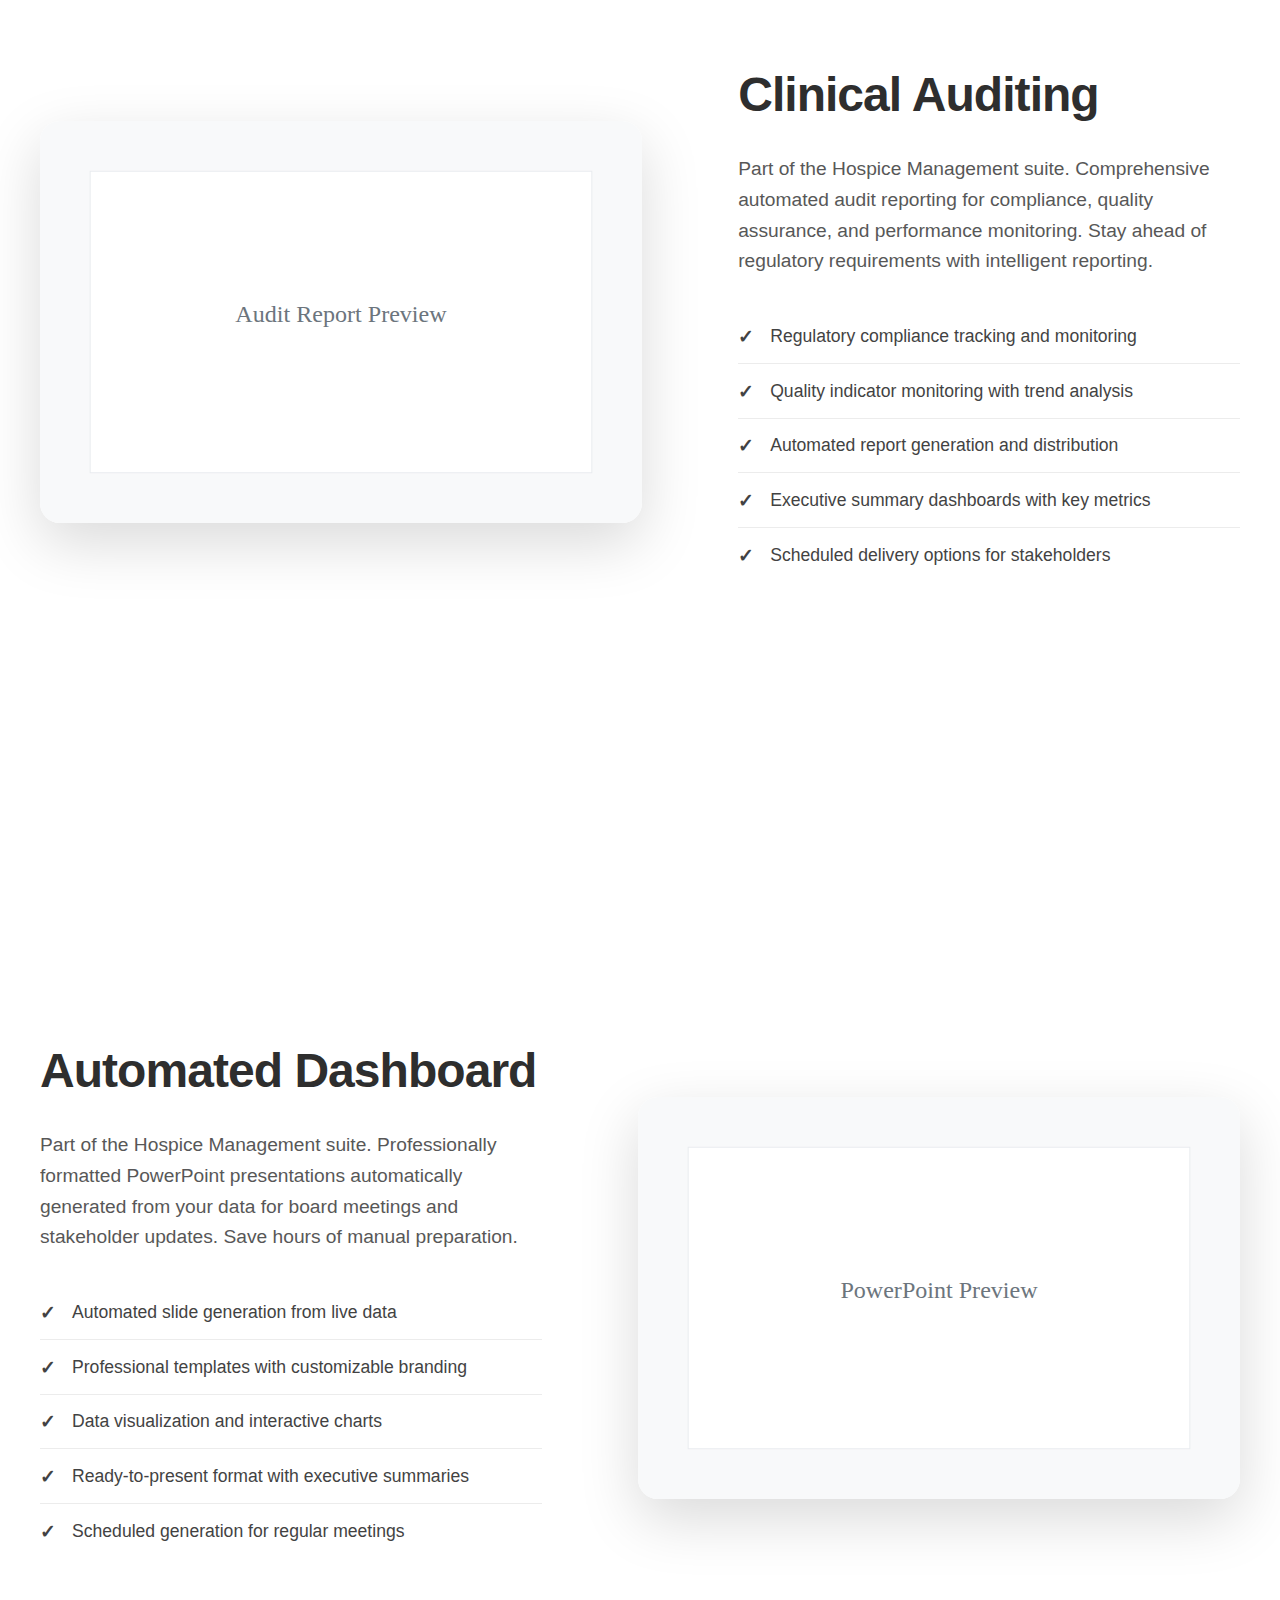
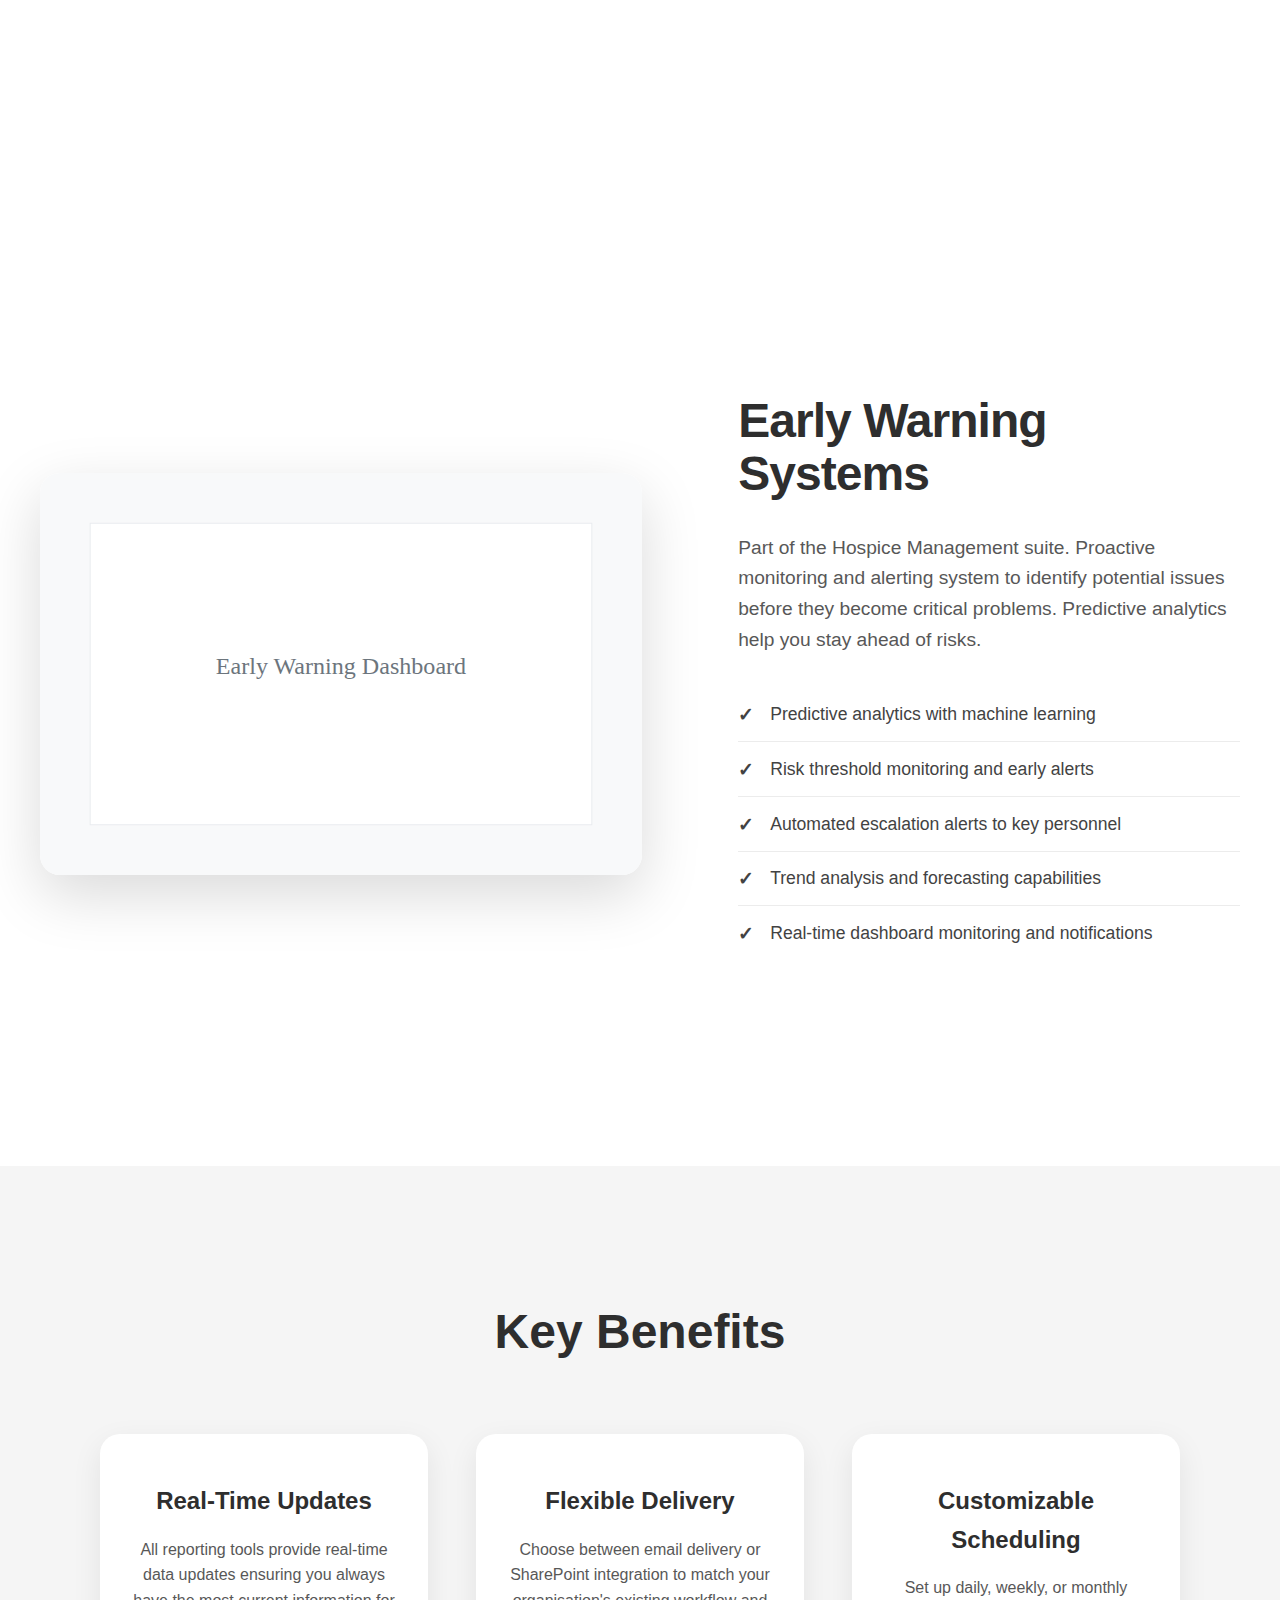
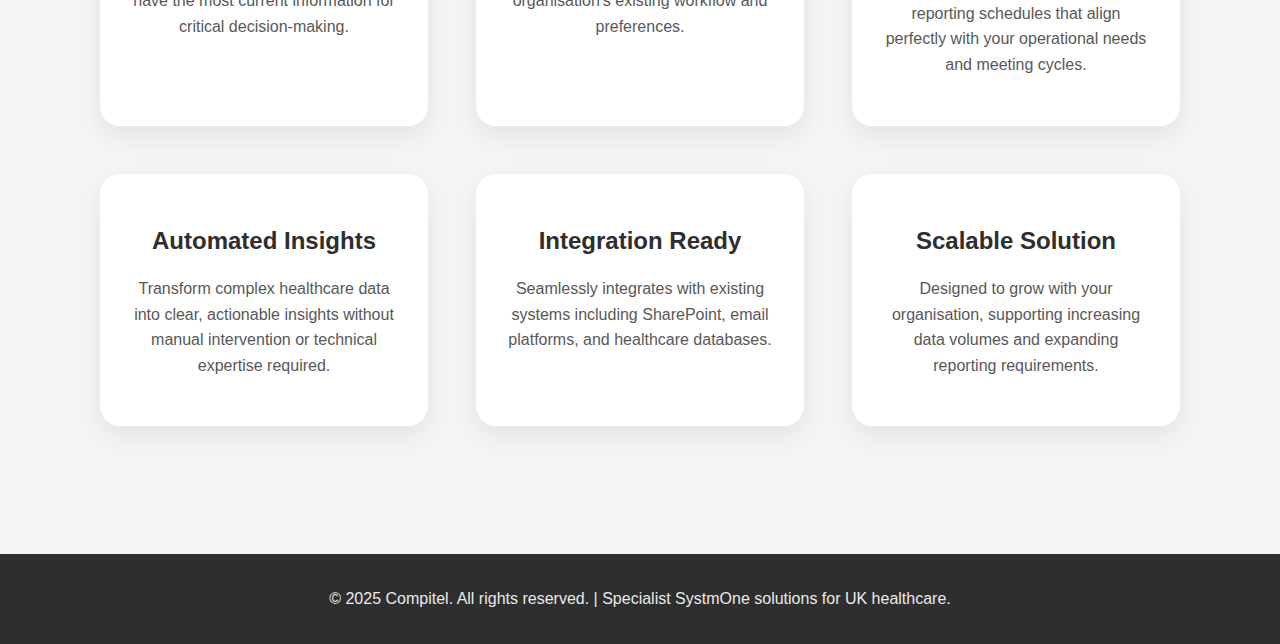
<file: reporting-suite.html>
<!DOCTYPE html>
<html lang="en">
<head>
    <meta charset="UTF-8">
    <meta name="viewport" content="width=device-width, initial-scale=1.0">
    <title>Reporting Suite - Compitel</title>
    <link rel="stylesheet" href="styles.css">
    <style>
        /* Apple-style vertical scroll layout */
        .apple-section {
            min-height: 100vh;
            display: flex;
            align-items: center;
            justify-content: center;
            position: relative;
            overflow: hidden;
        }

        .apple-hero {
            background: #F5F5F5;
            color: #2E2E2E;
            text-align: center;
            padding: 4rem 20px;
        }

        .apple-hero h1 {
            font-size: clamp(2.5rem, 7vw, 5rem);
            font-weight: 700;
            margin-bottom: 2rem;
            letter-spacing: -0.02em;
            line-height: 0.85;
        }

        .apple-hero .subtitle {
            font-size: 1.3rem;
            font-weight: 400;
            opacity: 0.8;
            max-width: 800px;
            margin: 0 auto 3rem auto;
            line-height: 1.4;
            color: #2E2E2E;
        }

        .quick-nav {
            display: flex;
            justify-content: center;
            gap: 2rem;
            margin-top: 2rem;
        }

        .quick-nav-btn {
            background: #005EB8;
            color: white;
            text-decoration: none;
            padding: 1rem 2rem;
            border-radius: 50px;
            font-weight: 600;
            font-size: 1rem;
            transition: all 0.3s ease;
            box-shadow: 0 4px 15px rgba(0, 94, 184, 0.3);
        }

        .quick-nav-btn:hover {
            background: #003D82;
            transform: translateY(-2px);
            box-shadow: 0 8px 25px rgba(0, 94, 184, 0.4);
        }

        .hospice-btn {
            background: #2E2E2E;
            box-shadow: 0 4px 15px rgba(46, 46, 46, 0.3);
        }

        .hospice-btn:hover {
            background: #1A1A1A;
            box-shadow: 0 8px 25px rgba(46, 46, 46, 0.4);
        }

        .feature-section {
            background: white;
            padding: 8rem 0;
        }

        .feature-content {
            max-width: 1400px;
            margin: 0 auto;
            padding: 0 40px;
            display: grid;
            grid-template-columns: 1fr 1.2fr;
            gap: 6rem;
            align-items: center;
            min-height: 80vh;
        }

        .feature-text {
            z-index: 2;
        }

        .feature-text h2 {
            font-size: 3rem;
            font-weight: 600;
            color: #2E2E2E;
            margin-bottom: 2rem;
            line-height: 1.1;
            letter-spacing: -0.02em;
        }

        .feature-text p {
            font-size: 1.2rem;
            color: #2E2E2E;
            opacity: 0.8;
            line-height: 1.6;
            margin-bottom: 2rem;
        }

        .feature-list {
            list-style: none;
            margin: 0;
            padding: 0;
        }

        .feature-list li {
            padding: 0.8rem 0;
            font-size: 1.1rem;
            color: #2E2E2E;
            opacity: 0.9;
            position: relative;
            padding-left: 2rem;
            border-bottom: 1px solid rgba(46, 46, 46, 0.1);
        }

        .feature-list li:before {
            content: "✓";
            position: absolute;
            left: 0;
            color: #005EB8;
            font-weight: bold;
            font-size: 1.2rem;
        }

        .hospice-section .feature-list li:before {
            color: #2E2E2E;
        }

        .feature-list li:last-child {
            border-bottom: none;
        }

        .feature-image {
            position: relative;
            z-index: 1;
            cursor: pointer;
        }

        .feature-image img {
            width: 100%;
            max-width: 800px;
            height: auto;
            border-radius: 20px;
            box-shadow: 0 20px 60px rgba(0,0,0,0.15);
            transition: transform 0.3s ease, box-shadow 0.3s ease;
        }

        .feature-image:hover img {
            transform: scale(1.05);
            box-shadow: 0 30px 80px rgba(0,0,0,0.25);
        }

        .feature-image img:hover {
            cursor: zoom-in;
        }

        .large-image-section {
            min-height: 40vh;
            background-size: cover;
            background-position: center;
            background-attachment: fixed;
            display: flex;
            align-items: center;
            justify-content: center;
            position: relative;
            padding: 4rem 0;
        }

        .large-image-overlay {
            background: rgba(46, 46, 46, 0.7);
            color: white;
            padding: 2.5rem 3rem;
            border-radius: 20px;
            text-align: center;
            max-width: 600px;
            backdrop-filter: blur(10px);
        }

        .large-image-overlay h2 {
            font-size: 2rem;
            font-weight: 600;
            margin-bottom: 0.8rem;
        }

        .large-image-overlay p {
            font-size: 1.1rem;
            opacity: 0.9;
            line-height: 1.5;
        }

        .reverse-layout .feature-content {
            grid-template-columns: 1.2fr 1fr;
        }

        .reverse-layout .feature-text {
            order: 2;
        }

        .reverse-layout .feature-image {
            order: 1;
        }

        .benefits-section {
            background: #F5F5F5;
            padding: 8rem 0;
            text-align: center;
        }

        .benefits-grid {
            display: grid;
            grid-template-columns: repeat(auto-fit, minmax(300px, 1fr));
            gap: 3rem;
            max-width: 1200px;
            margin: 4rem auto 0;
            padding: 0 40px;
        }

        .benefit-card {
            background: white;
            padding: 3rem 2rem;
            border-radius: 20px;
            box-shadow: 0 10px 30px rgba(0,0,0,0.08);
            transition: transform 0.3s ease, box-shadow 0.3s ease;
        }

        .benefit-card:hover {
            transform: translateY(-10px);
            box-shadow: 0 20px 50px rgba(0,0,0,0.12);
        }

        .benefit-card h3 {
            font-size: 1.5rem;
            color: #2E2E2E;
            margin-bottom: 1rem;
            font-weight: 600;
        }

        .benefit-card p {
            color: #2E2E2E;
            opacity: 0.8;
            line-height: 1.6;
        }

        /* Image modal styles */
        .image-modal {
            display: none;
            position: fixed;
            z-index: 1000;
            left: 0;
            top: 0;
            width: 100%;
            height: 100%;
            overflow: auto;
            background-color: rgba(0,0,0,0.9);
            backdrop-filter: blur(5px);
        }

        .image-modal.active {
            display: flex;
            align-items: center;
            justify-content: center;
        }

        .modal-content {
            max-width: 95%;
            max-height: 95%;
            margin: auto;
            display: block;
            border-radius: 15px;
            box-shadow: 0 20px 60px rgba(0,0,0,0.5);
        }

        .close-modal {
            position: absolute;
            top: 20px;
            right: 35px;
            color: white;
            font-size: 40px;
            font-weight: bold;
            cursor: pointer;
            background: rgba(0,0,0,0.5);
            border-radius: 50%;
            width: 60px;
            height: 60px;
            display: flex;
            align-items: center;
            justify-content: center;
            transition: background-color 0.3s ease;
        }

        .close-modal:hover {
            background: rgba(0,0,0,0.8);
        }

        @media (max-width: 768px) {
            .apple-hero h1 {
                font-size: 2.5rem;
            }

            .quick-nav {
                flex-direction: column;
                align-items: center;
                gap: 1rem;
            }

            .quick-nav-btn {
                padding: 0.8rem 1.5rem;
                font-size: 0.9rem;
            }

            .feature-content {
                grid-template-columns: 1fr;
                gap: 4rem;
                padding: 0 20px;
            }

            .reverse-layout .feature-text,
            .reverse-layout .feature-image {
                order: unset;
            }

            .feature-text h2 {
                font-size: 2rem;
            }

            .large-image-section {
                background-attachment: scroll;
            }

            .benefits-grid {
                grid-template-columns: 1fr;
                padding: 0 20px;
            }

            .feature-image img {
                max-width: 100%;
            }
        }
    </style>
</head>
<body>
    <header>
        <div class="container">
<a href="index.html"><img src="lib/Compitel Logo Full (White Background - Tight Crop).png" alt="Compitel Logo" class="logo"></a>            <nav>
                <ul>
                    <li><a href="index.html">Solutions</a></li>
                    <li><a href="about.html">About</a></li>
                    <li><a href="contact.html">Contact</a></li>
                    <li><a href="training.html">Training</a></li>
                </ul>
            </nav>
        </div>
    </header>

    <main>
        <!-- Hero Section -->
        <section class="apple-section apple-hero">
            <div>
                <h1>Reporting Suite</h1>
                <p class="subtitle">Transform your healthcare data into actionable insights with automated tools for caseload management and hospice oversight</p>
                <div class="quick-nav">
                    <a href="#caseload-management" class="quick-nav-btn">Caseload Management</a>
                    <a href="#hospice-management" class="quick-nav-btn hospice-btn">Hospice Management</a>
                </div>
            </div>
        </section>

        <!-- Large Image Section 1 - Caseload Management Suite -->
        <section id="caseload-management" class="large-image-section" style="background-image: linear-gradient(rgba(0, 94, 184, 0.8), rgba(0, 61, 130, 0.8)), url('data:image/svg+xml,<svg xmlns=%22http://www.w3.org/2000/svg%22 viewBox=%220 0 1000 600%22><rect width=%221000%22 height=%22600%22 fill=%22%23f0f0f0%22/></svg>');">
            <div class="large-image-overlay">
                <h2>Caseload Management Suite</h2>
                <p>Comprehensive tools for managing patient caseloads, delivered through email or SharePoint integration with real-time updates available.</p>
            </div>
        </section>

        <!-- Patient Acuity Tool Section -->
        <section class="feature-section">
            <div class="feature-content">
                <div class="feature-text">
                    <h2>Patient Acuity Tool</h2>
                    <p>The cornerstone of our Caseload Management Suite. Comprehensive patient acuity assessment and monitoring delivered directly to your inbox or SharePoint. Real-time scoring and automated risk stratification ensure no patient falls through the cracks.</p>
                    <ul class="feature-list">
                        <li>Real-time acuity scoring and risk assessment</li>
                        <li>Automated risk stratification with customizable thresholds</li>
                        <li>Email or SharePoint delivery options</li>
                        <li>Daily, weekly, or monthly scheduling flexibility</li>
                        <li>Integration with existing clinical workflows</li>
                    </ul>
                </div>
                <div class="feature-image">
                    <img src="lib/Email Acuity List Cropped.png" alt="Patient Acuity Tool Email Report" />
                </div>
            </div>
        </section>

        <!-- Missing Data Section -->
        <section class="feature-section reverse-layout">
            <div class="feature-content">
                <div class="feature-text">
                    <h2>Missing Data Detection</h2>
                    <p>Part of the Caseload Management Suite. Identify and track missing critical patient data to ensure comprehensive care documentation. Automated detection with priority-based alerts helps maintain data quality standards.</p>
                    <ul class="feature-list">
                        <li>Automated data gap detection across all records</li>
                        <li>Priority-based missing data alerts and notifications</li>
                        <li>Progress tracking and resolution monitoring</li>
                        <li>Seamless SharePoint integration</li>
                        <li>Real-time updates and customizable reporting</li>
                    </ul>
                </div>
                <div class="feature-image">
                    <img src="lib/SharePoint Missing Data List Cropped.png" alt="Missing Data SharePoint List" />
                </div>
            </div>
        </section>

        <!-- No Future Appointments Section -->
        <section class="feature-section">
            <div class="feature-content">
                <div class="feature-text">
                    <h2>No Future Appointments</h2>
                    <p>Part of the Caseload Management Suite. Monitor patients without scheduled future appointments to ensure continuity of care. Proactive identification prevents care gaps and maintains patient safety standards.</p>
                    <ul class="feature-list">
                        <li>Proactive appointment gap identification</li>
                        <li>Automated patient follow-up alerts</li>
                        <li>Care continuity monitoring and reporting</li>
                        <li>Integration with existing scheduling systems</li>
                        <li>Flexible reporting schedules to match workflow</li>
                    </ul>
                </div>
                <div class="feature-image">
                    <img src="lib/SharePoint No Future Appointment List Cropped.png" alt="No Future Appointments SharePoint List" />
                </div>
            </div>
        </section>

        <!-- Large Image Section 2 -->
        <section id="hospice-management" class="large-image-section" style="background-image: linear-gradient(rgba(46, 46, 46, 0.8), rgba(46, 46, 46, 0.6)), url('data:image/svg+xml,<svg xmlns=%22http://www.w3.org/2000/svg%22 viewBox=%220 0 1000 600%22><rect width=%221000%22 height=%22600%22 fill=%22%232E2E2E%22/></svg>');">
            <div class="large-image-overlay">
                <h2>Hospice Management</h2>
                <p>Comprehensive reporting tools designed for hospice oversight, providing automated insights for strategic decision-making.</p>
            </div>
        </section>

        <!-- Automated Audit Reports Section -->
        <section class="feature-section reverse-layout hospice-section">
            <div class="feature-content">
                <div class="feature-text">
                    <h2>Clinical Auditing</h2>
                    <p>Part of the Hospice Management suite. Comprehensive automated audit reporting for compliance, quality assurance, and performance monitoring. Stay ahead of regulatory requirements with intelligent reporting.</p>
                    <ul class="feature-list">
                        <li>Regulatory compliance tracking and monitoring</li>
                        <li>Quality indicator monitoring with trend analysis</li>
                        <li>Automated report generation and distribution</li>
                        <li>Executive summary dashboards with key metrics</li>
                        <li>Scheduled delivery options for stakeholders</li>
                    </ul>
                </div>
                <div class="feature-image">
                    <img src="data:image/svg+xml,<svg xmlns='http://www.w3.org/2000/svg' viewBox='0 0 600 400'><rect width='600' height='400' fill='%23f8f9fa'/><rect x='50' y='50' width='500' height='300' fill='white' stroke='%23e9ecef'/><text x='300' y='200' text-anchor='middle' fill='%236c757d' font-size='24'>Audit Report Preview</text></svg>" alt="Automated Audit Reports" />
                </div>
            </div>
        </section>

        <!-- Generated PowerPoint Slides Section -->
        <section class="feature-section hospice-section">
            <div class="feature-content">
                <div class="feature-text">
                    <h2>Automated Dashboard</h2>
                    <p>Part of the Hospice Management suite. Professionally formatted PowerPoint presentations automatically generated from your data for board meetings and stakeholder updates. Save hours of manual preparation.</p>
                    <ul class="feature-list">
                        <li>Automated slide generation from live data</li>
                        <li>Professional templates with customizable branding</li>
                        <li>Data visualization and interactive charts</li>
                        <li>Ready-to-present format with executive summaries</li>
                        <li>Scheduled generation for regular meetings</li>
                    </ul>
                </div>
                <div class="feature-image">
                    <img src="data:image/svg+xml,<svg xmlns='http://www.w3.org/2000/svg' viewBox='0 0 600 400'><rect width='600' height='400' fill='%23f8f9fa'/><rect x='50' y='50' width='500' height='300' fill='white' stroke='%23e9ecef'/><text x='300' y='200' text-anchor='middle' fill='%236c757d' font-size='24'>PowerPoint Preview</text></svg>" alt="Generated PowerPoint Slides" />
                </div>
            </div>
        </section>

        <!-- Early Warning Systems Section -->
        <section class="feature-section reverse-layout hospice-section">
            <div class="feature-content">
                <div class="feature-text">
                    <h2>Early Warning Systems</h2>
                    <p>Part of the Hospice Management suite. Proactive monitoring and alerting system to identify potential issues before they become critical problems. Predictive analytics help you stay ahead of risks.</p>
                    <ul class="feature-list">
                        <li>Predictive analytics with machine learning</li>
                        <li>Risk threshold monitoring and early alerts</li>
                        <li>Automated escalation alerts to key personnel</li>
                        <li>Trend analysis and forecasting capabilities</li>
                        <li>Real-time dashboard monitoring and notifications</li>
                    </ul>
                </div>
                <div class="feature-image">
                    <img src="data:image/svg+xml,<svg xmlns='http://www.w3.org/2000/svg' viewBox='0 0 600 400'><rect width='600' height='400' fill='%23f8f9fa'/><rect x='50' y='50' width='500' height='300' fill='white' stroke='%23e9ecef'/><text x='300' y='200' text-anchor='middle' fill='%236c757d' font-size='24'>Early Warning Dashboard</text></svg>" alt="Early Warning Systems" />
                </div>
            </div>
        </section>

        <!-- Benefits Section -->
        <section class="benefits-section">
            <div class="container">
                <h2 style="font-size: 3rem; margin-bottom: 2rem; color: #2E2E2E;">Key Benefits</h2>
                <div class="benefits-grid">
                    <div class="benefit-card">
                        <h3>Real-Time Updates</h3>
                        <p>All reporting tools provide real-time data updates ensuring you always have the most current information for critical decision-making.</p>
                    </div>
                    <div class="benefit-card">
                        <h3>Flexible Delivery</h3>
                        <p>Choose between email delivery or SharePoint integration to match your organisation's existing workflow and preferences.</p>
                    </div>
                    <div class="benefit-card">
                        <h3>Customizable Scheduling</h3>
                        <p>Set up daily, weekly, or monthly reporting schedules that align perfectly with your operational needs and meeting cycles.</p>
                    </div>
                    <div class="benefit-card">
                        <h3>Automated Insights</h3>
                        <p>Transform complex healthcare data into clear, actionable insights without manual intervention or technical expertise required.</p>
                    </div>
                    <div class="benefit-card">
                        <h3>Integration Ready</h3>
                        <p>Seamlessly integrates with existing systems including SharePoint, email platforms, and healthcare databases.</p>
                    </div>
                    <div class="benefit-card">
                        <h3>Scalable Solution</h3>
                        <p>Designed to grow with your organisation, supporting increasing data volumes and expanding reporting requirements.</p>
                    </div>
                </div>
            </div>
        </section>
    </main>

    <!-- Image Modal -->
    <div id="imageModal" class="image-modal">
        <span class="close-modal">&times;</span>
        <img class="modal-content" id="modalImage">
    </div>

    <footer>
        <div class="container">
            <p>&copy; 2025 Compitel. All rights reserved. | Specialist SystmOne solutions for UK healthcare.</p>
        </div>
    </footer>

    <script>
        // Smooth scroll-triggered animations
        const observerOptions = {
            threshold: 0.1,
            rootMargin: '0px 0px -50px 0px'
        };

        const observer = new IntersectionObserver((entries) => {
            entries.forEach(entry => {
                if (entry.isIntersecting) {
                    entry.target.style.opacity = '1';
                    entry.target.style.transform = 'translateY(0)';
                }
            });
        }, observerOptions);

        // Contact dropdown functionality
        document.addEventListener('DOMContentLoaded', function() {
            const contactBtn = document.getElementById('contactBtn');
            const contactDropdown = document.getElementById('contactDropdown');
            const contactClose = document.querySelector('.contact-close');
            
            contactBtn.addEventListener('click', function(e) {
                e.preventDefault();
                contactDropdown.classList.add('active');
            });
            
            contactClose.addEventListener('click', function() {
                contactDropdown.classList.remove('active');
            });
            
            // Close dropdown when clicking outside
            document.addEventListener('click', function(e) {
                if (!contactDropdown.contains(e.target) && !contactBtn.contains(e.target)) {
                    contactDropdown.classList.remove('active');
                }
            });

            // Initialize animations and image modal
            // Add initial styles for animation
            const animatedElements = document.querySelectorAll('.feature-text, .feature-image, .benefit-card');
            animatedElements.forEach(el => {
                el.style.opacity = '0';
                el.style.transform = 'translateY(50px)';
                el.style.transition = 'opacity 0.6s ease, transform 0.6s ease';
                observer.observe(el);
            });

            // Parallax effect for large image sections
            window.addEventListener('scroll', () => {
                const scrolled = window.pageYOffset;
                const parallaxElements = document.querySelectorAll('.large-image-section');
                
                parallaxElements.forEach(element => {
                    const rect = element.getBoundingClientRect();
                    const elementTop = rect.top + scrolled;
                    const elementHeight = rect.height;
                    const windowHeight = window.innerHeight;
                    
                    if (scrolled + windowHeight > elementTop && scrolled < elementTop + elementHeight) {
                        const yPos = -(scrolled - elementTop) * 0.3;
                        element.style.transform = `translateY(${yPos}px)`;
                    }
                });
            });

            // Image modal functionality
            const modal = document.getElementById('imageModal');
            const modalImg = document.getElementById('modalImage');
            const closeModal = document.querySelector('.close-modal');
            
            // Add click handlers to all feature images
            document.querySelectorAll('.feature-image img').forEach(img => {
                img.addEventListener('click', function() {
                    modal.classList.add('active');
                    modalImg.src = this.src;
                    modalImg.alt = this.alt;
                    document.body.style.overflow = 'hidden';
                });
            });
            
            // Close modal handlers
            closeModal.addEventListener('click', function() {
                modal.classList.remove('active');
                document.body.style.overflow = 'auto';
            });
            
            modal.addEventListener('click', function(e) {
                if (e.target === modal) {
                    modal.classList.remove('active');
                    document.body.style.overflow = 'auto';
                }
            });
            
            // Close modal with escape key
            document.addEventListener('keydown', function(e) {
                if (e.key === 'Escape' && modal.classList.contains('active')) {
                    modal.classList.remove('active');
                    document.body.style.overflow = 'auto';
                }
            });
        });
    </script>
</body>
</html>
</file>
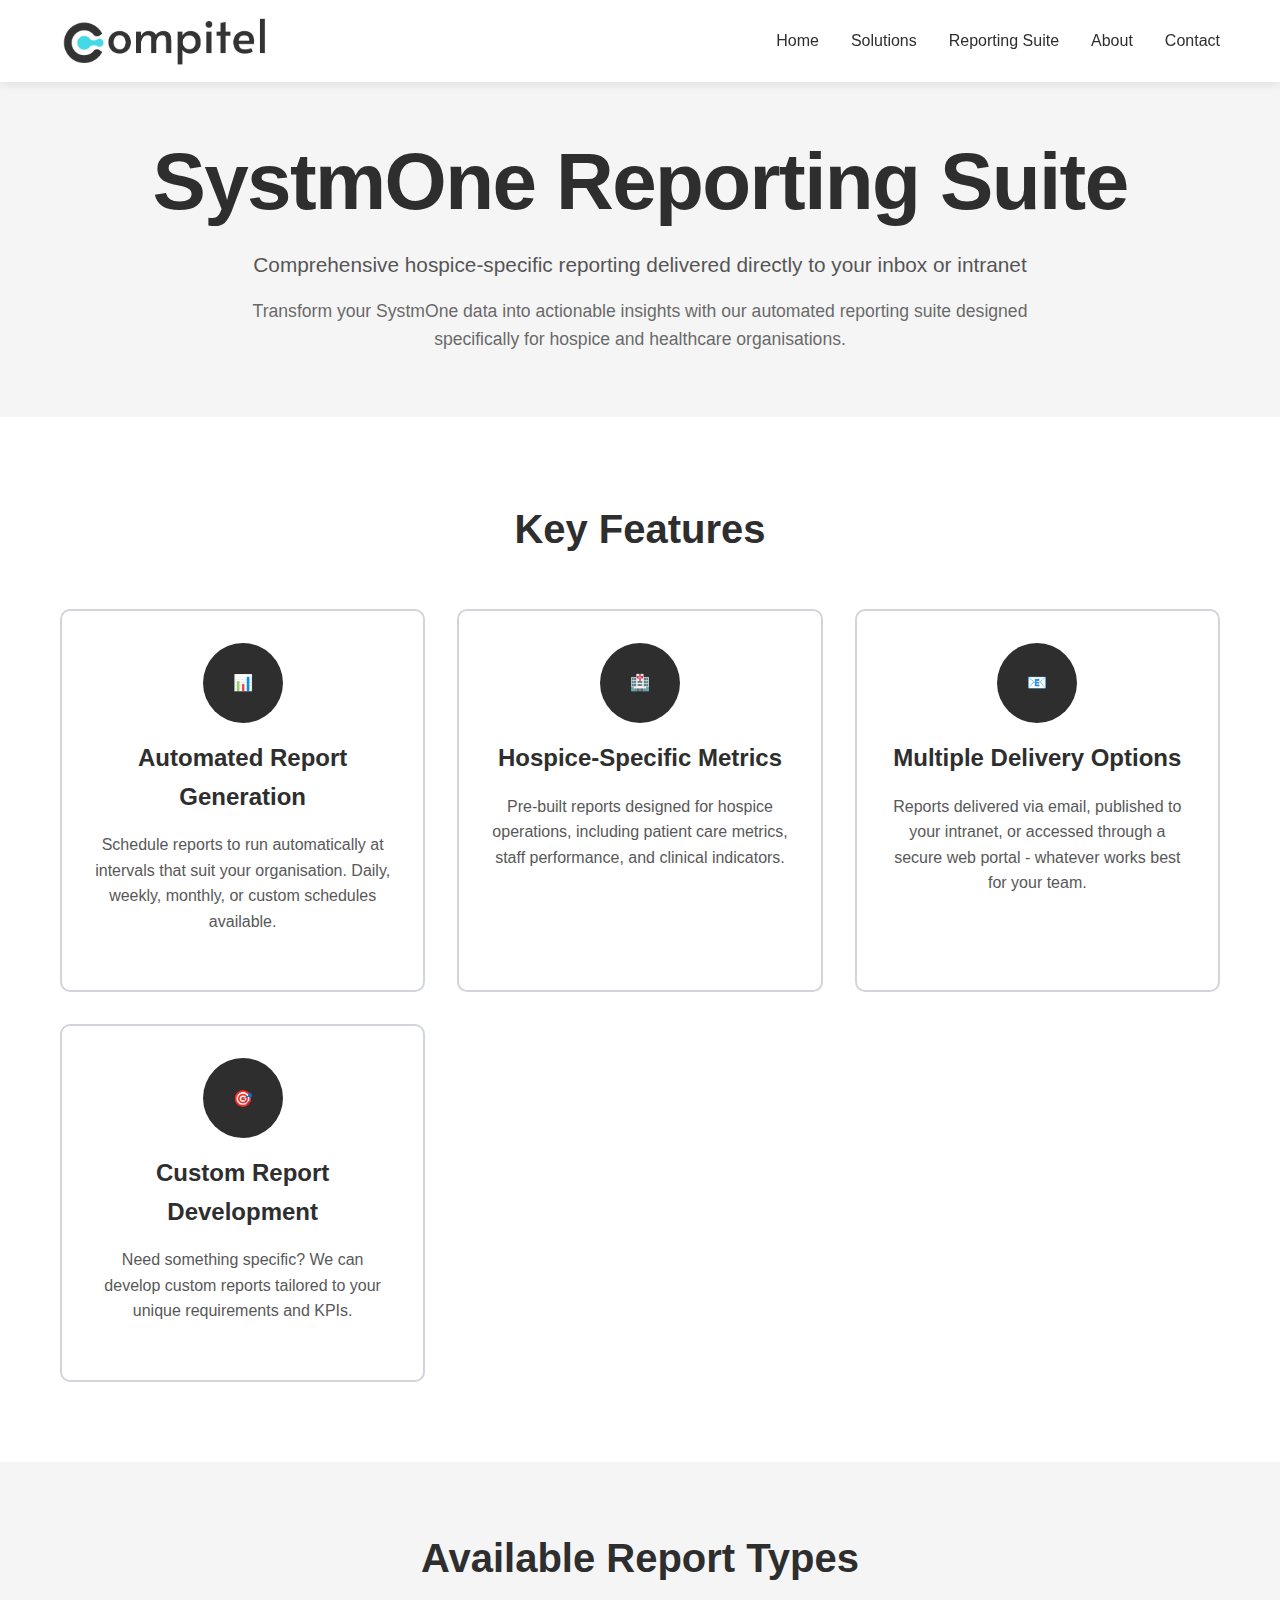
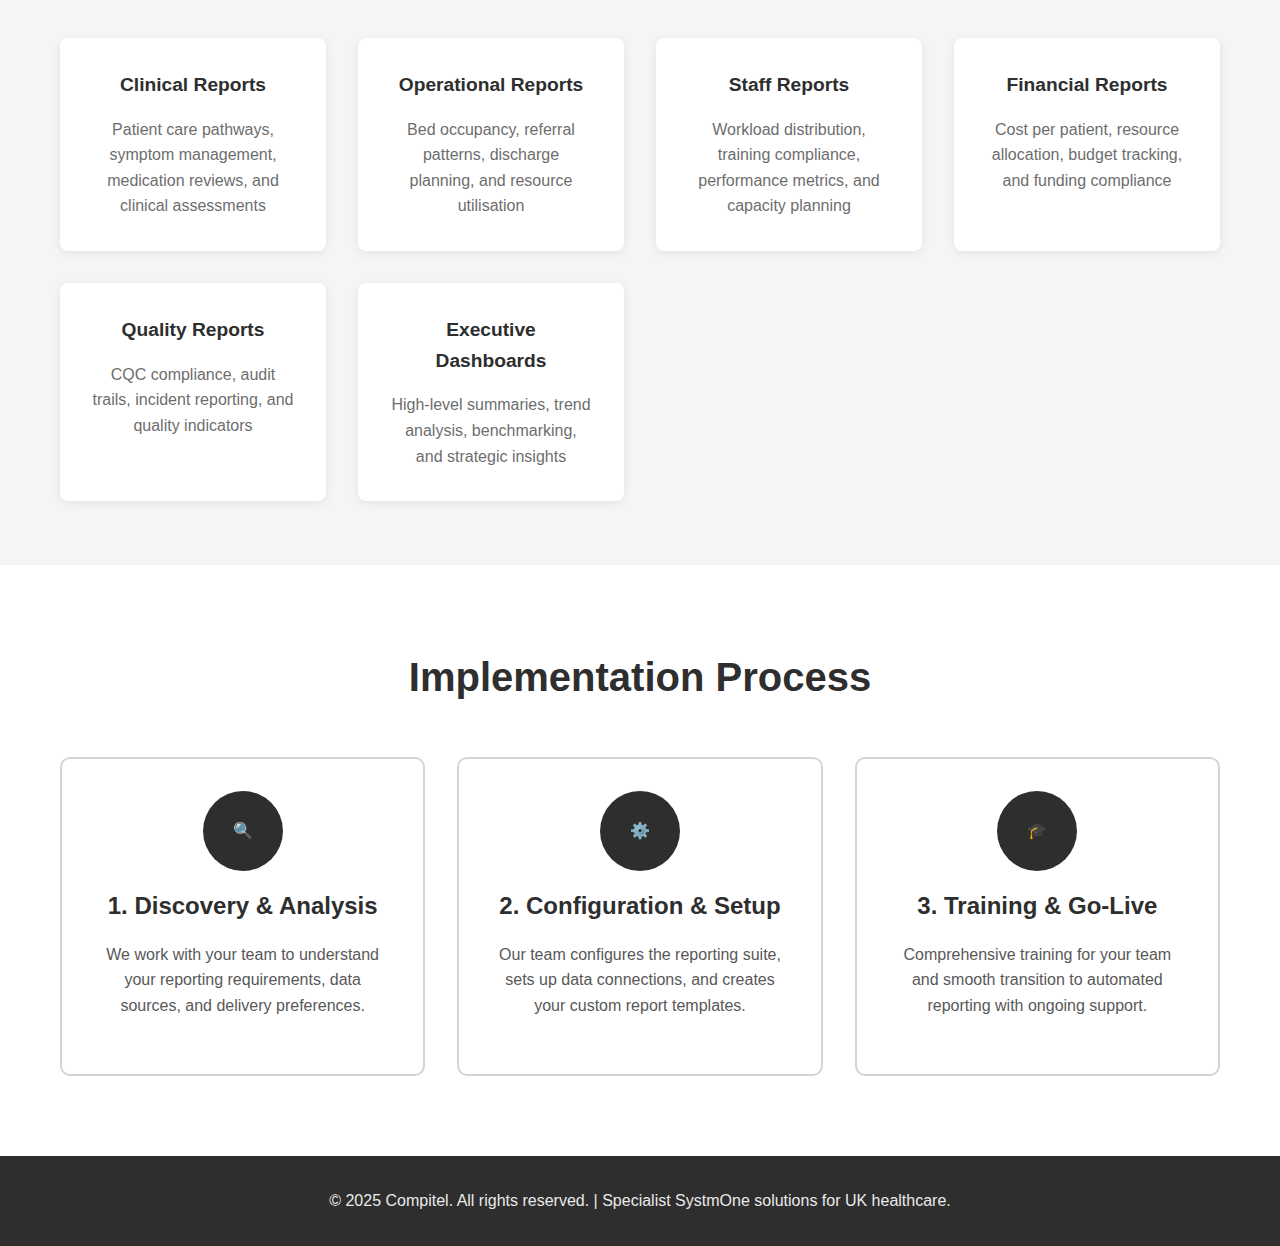
<file: systmone-reporting.html>
<!DOCTYPE html>
<html lang="en">
<head>
    <meta charset="UTF-8">
    <meta name="viewport" content="width=device-width, initial-scale=1.0">
    <title>SystmOne Reporting Suite - Compitel</title>
    <link rel="stylesheet" href="styles.css">
</head>
<body>
    <header>
        <div class="container">
            <img src="lib/Compitel Logo Full (White Background - Tight Crop).png" alt="Compitel Logo" class="logo">
            <nav>
                <ul>
                    <li><a href="index.html">Home</a></li>
                    <li><a href="index.html#solutions">Solutions</a></li>
                    <li><a href="systmone-reporting.html">Reporting Suite</a></li>
                    <li><a href="index.html#about">About</a></li>
                    <li><a href="index.html#contact">Contact</a></li>
                </ul>
            </nav>
        </div>
    </header>

    <main>
        <section class="hero">
            <div class="container">
                <h1>SystmOne Reporting Suite</h1>
                <p class="hero-subtitle">Comprehensive hospice-specific reporting delivered directly to your inbox or intranet</p>
                <p class="hero-description">Transform your SystmOne data into actionable insights with our automated reporting suite designed specifically for hospice and healthcare organisations.</p>
            </div>
        </section>

        <section class="solutions">
            <div class="container">
                <h2>Key Features</h2>
                <div class="solutions-grid">
                    <div class="solution-card">
                        <div class="solution-icon">📊</div>
                        <h3>Automated Report Generation</h3>
                        <p>Schedule reports to run automatically at intervals that suit your organisation. Daily, weekly, monthly, or custom schedules available.</p>
                        <ul>
                            <li>Flexible scheduling options</li>
                            <li>Real-time data processing</li>
                            <li>Error handling & notifications</li>
                            <li>Data validation checks</li>
                        </ul>
                    </div>

                    <div class="solution-card">
                        <div class="solution-icon">🏥</div>
                        <h3>Hospice-Specific Metrics</h3>
                        <p>Pre-built reports designed for hospice operations, including patient care metrics, staff performance, and clinical indicators.</p>
                        <ul>
                            <li>Patient admission & discharge tracking</li>
                            <li>Clinical outcome measurements</li>
                            <li>Staff workload analysis</li>
                            <li>Quality indicator reporting</li>
                        </ul>
                    </div>

                    <div class="solution-card">
                        <div class="solution-icon">📧</div>
                        <h3>Multiple Delivery Options</h3>
                        <p>Reports delivered via email, published to your intranet, or accessed through a secure web portal - whatever works best for your team.</p>
                        <ul>
                            <li>Email distribution lists</li>
                            <li>Intranet integration</li>
                            <li>Secure web portal access</li>
                            <li>Mobile-friendly formats</li>
                        </ul>
                    </div>

                    <div class="solution-card">
                        <div class="solution-icon">🎯</div>
                        <h3>Custom Report Development</h3>
                        <p>Need something specific? We can develop custom reports tailored to your unique requirements and KPIs.</p>
                        <ul>
                            <li>Bespoke report design</li>
                            <li>Custom data visualisations</li>
                            <li>Integration with external systems</li>
                            <li>Ongoing report maintenance</li>
                        </ul>
                    </div>
                </div>
            </div>
        </section>

        <section class="why-choose-us">
            <div class="container">
                <h2>Available Report Types</h2>
                <div class="benefits-grid">
                    <div class="benefit">
                        <h4>Clinical Reports</h4>
                        <p>Patient care pathways, symptom management, medication reviews, and clinical assessments</p>
                    </div>
                    <div class="benefit">
                        <h4>Operational Reports</h4>
                        <p>Bed occupancy, referral patterns, discharge planning, and resource utilisation</p>
                    </div>
                    <div class="benefit">
                        <h4>Staff Reports</h4>
                        <p>Workload distribution, training compliance, performance metrics, and capacity planning</p>
                    </div>
                    <div class="benefit">
                        <h4>Financial Reports</h4>
                        <p>Cost per patient, resource allocation, budget tracking, and funding compliance</p>
                    </div>
                    <div class="benefit">
                        <h4>Quality Reports</h4>
                        <p>CQC compliance, audit trails, incident reporting, and quality indicators</p>
                    </div>
                    <div class="benefit">
                        <h4>Executive Dashboards</h4>
                        <p>High-level summaries, trend analysis, benchmarking, and strategic insights</p>
                    </div>
                </div>
            </div>
        </section>

        <section class="solutions">
            <div class="container">
                <h2>Implementation Process</h2>
                <div class="solutions-grid">
                    <div class="solution-card">
                        <div class="solution-icon">🔍</div>
                        <h3>1. Discovery & Analysis</h3>
                        <p>We work with your team to understand your reporting requirements, data sources, and delivery preferences.</p>
                    </div>

                    <div class="solution-card">
                        <div class="solution-icon">⚙️</div>
                        <h3>2. Configuration & Setup</h3>
                        <p>Our team configures the reporting suite, sets up data connections, and creates your custom report templates.</p>
                    </div>

                    <div class="solution-card">
                        <div class="solution-icon">🎓</div>
                        <h3>3. Training & Go-Live</h3>
                        <p>Comprehensive training for your team and smooth transition to automated reporting with ongoing support.</p>
                    </div>
                </div>
            </div>
        </section>
    </main>

    <footer>
        <div class="container">
            <p>&copy; 2025 Compitel. All rights reserved. | Specialist SystmOne solutions for UK healthcare.</p>
        </div>
    </footer>
</body>
</html>
</file>
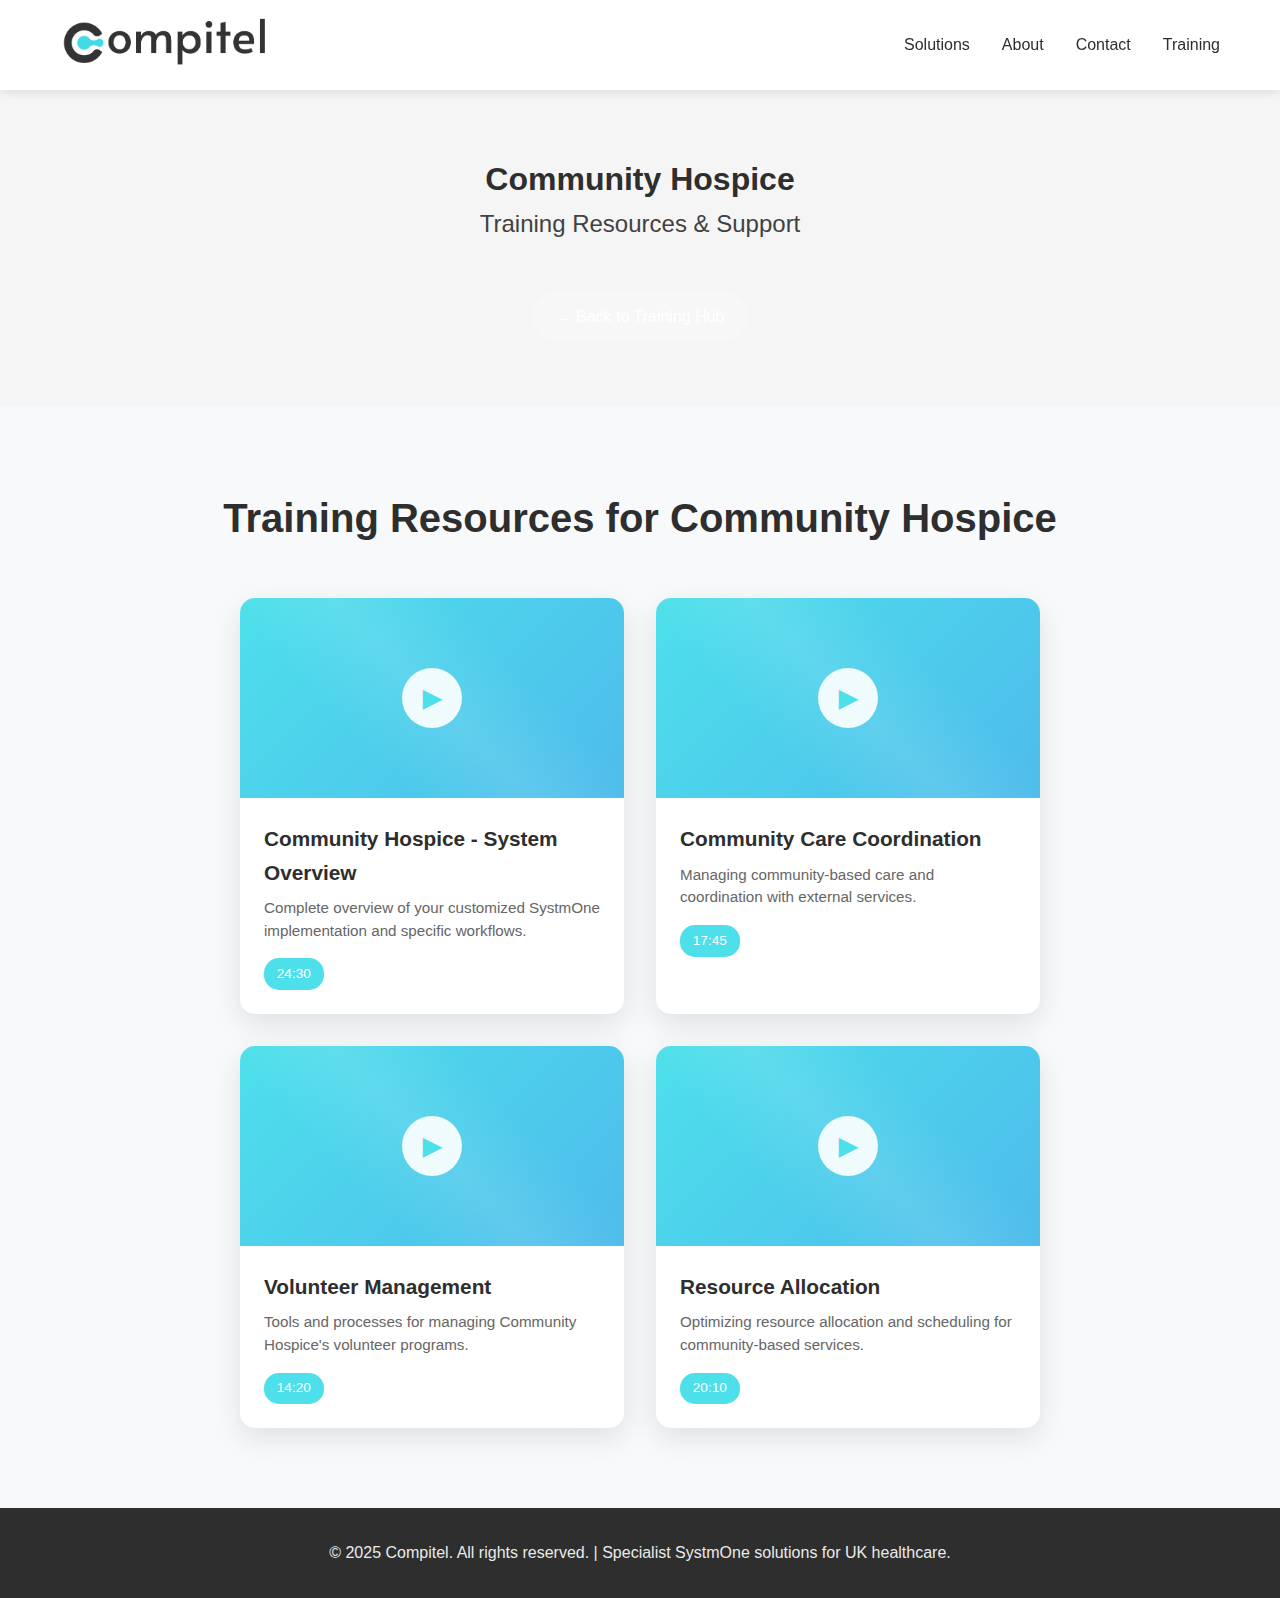
<file: training-community-hospice.html>
<!DOCTYPE html>
<html lang="en">
<head>
    <meta charset="UTF-8">
    <meta name="viewport" content="width=device-width, initial-scale=1.0">
    <title>Community Hospice Training - Compitel</title>
    <link rel="stylesheet" href="styles.css">
    <link rel="stylesheet" href="training-styles.css">
</head>
<body>
    <header>
        <div class="container">
<a href="index.html"><img src="lib/Compitel Logo Full (White Background - Tight Crop).png" alt="Compitel Logo" class="logo"></a>            <nav>
                <ul>
                    <li><a href="index.html">Solutions</a></li>
                    <li><a href="about.html">About</a></li>
                    <li><a href="contact.html">Contact</a></li>
                    <li><a href="training.html">Training</a></li>
                </ul>
            </nav>
        </div>
    </header>


    <main class="training-main">
        <section class="training-hero">
            <div class="container">
                <h1>Community Hospice</h1>
                <p class="training-subtitle">Training Resources & Support</p>
                <a href="training.html" class="back-link">← Back to Training Hub</a>
            </div>
        </section>

        <section class="training-videos">
            <div class="container">
                <h2>Training Resources for Community Hospice</h2>
                <div class="videos-grid">
                    <div class="video-placeholder">
                        <div class="video-thumbnail">
                            <div class="play-button">▶</div>
                        </div>
                        <h3>Community Hospice - System Overview</h3>
                        <p>Complete overview of your customized SystmOne implementation and specific workflows.</p>
                        <span class="video-duration">24:30</span>
                    </div>
                    
                    <div class="video-placeholder">
                        <div class="video-thumbnail">
                            <div class="play-button">▶</div>
                        </div>
                        <h3>Community Care Coordination</h3>
                        <p>Managing community-based care and coordination with external services.</p>
                        <span class="video-duration">17:45</span>
                    </div>

                    <div class="video-placeholder">
                        <div class="video-thumbnail">
                            <div class="play-button">▶</div>
                        </div>
                        <h3>Volunteer Management</h3>
                        <p>Tools and processes for managing Community Hospice's volunteer programs.</p>
                        <span class="video-duration">14:20</span>
                    </div>

                    <div class="video-placeholder">
                        <div class="video-thumbnail">
                            <div class="play-button">▶</div>
                        </div>
                        <h3>Resource Allocation</h3>
                        <p>Optimizing resource allocation and scheduling for community-based services.</p>
                        <span class="video-duration">20:10</span>
                    </div>
                </div>
            </div>
        </section>
    </main>

    <footer>
        <div class="container">
            <p>&copy; 2025 Compitel. All rights reserved. | Specialist SystmOne solutions for UK healthcare.</p>
        </div>
    </footer>
    <script>
        // Contact dropdown functionality
        document.addEventListener('DOMContentLoaded', function() {
            const contactBtn = document.getElementById('contactBtn');
            const contactDropdown = document.getElementById('contactDropdown');
            const contactClose = document.querySelector('.contact-close');
            
            contactBtn.addEventListener('click', function(e) {
                e.preventDefault();
                contactDropdown.classList.add('active');
            });
            
            contactClose.addEventListener('click', function() {
                contactDropdown.classList.remove('active');
            });
            
            // Close dropdown when clicking outside
            document.addEventListener('click', function(e) {
                if (!contactDropdown.contains(e.target) && !contactBtn.contains(e.target)) {
                    contactDropdown.classList.remove('active');
                }
            });
        });
    </script>
</body>
</html>
</file>
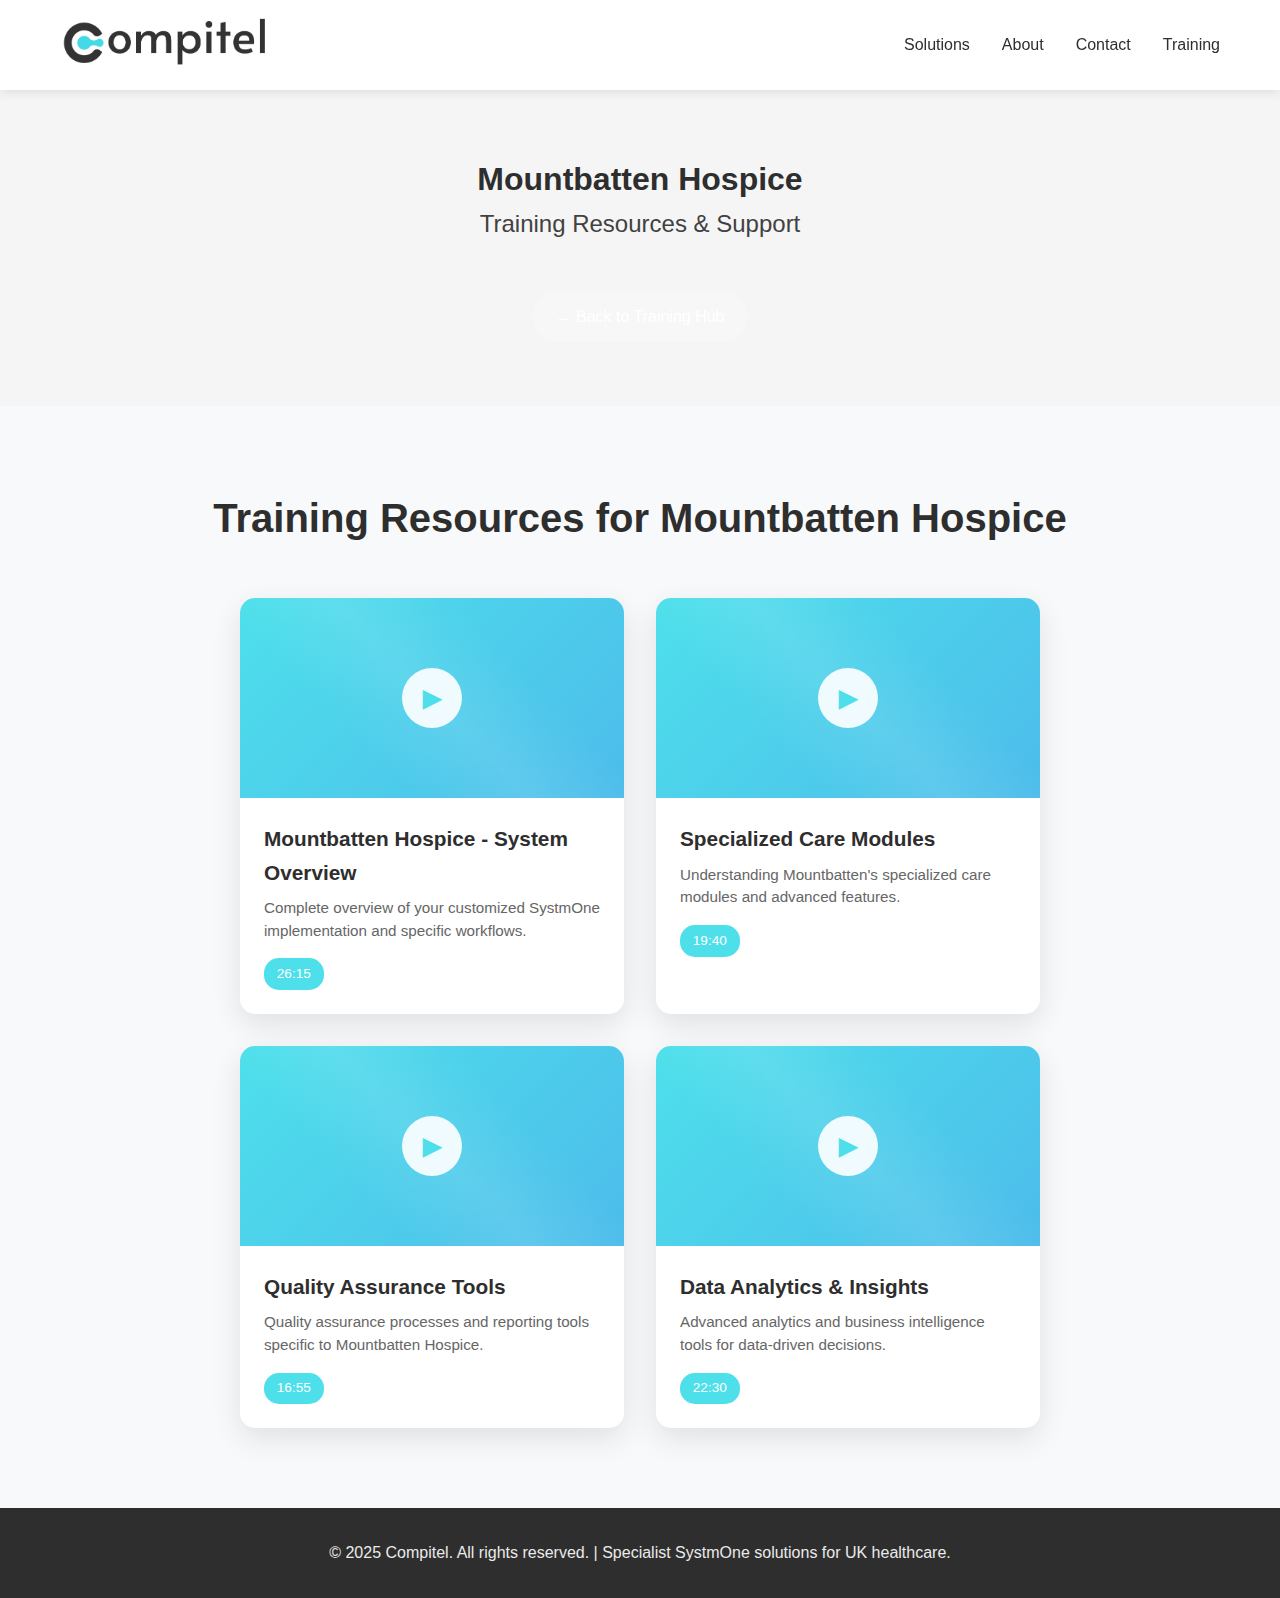
<file: training-mountbatten-hospice.html>
<!DOCTYPE html>
<html lang="en">
<head>
    <meta charset="UTF-8">
    <meta name="viewport" content="width=device-width, initial-scale=1.0">
    <title>Mountbatten Hospice Training - Compitel</title>
    <link rel="stylesheet" href="styles.css">
    <link rel="stylesheet" href="training-styles.css">
</head>
<body>
    <header>
        <div class="container">
<a href="index.html"><img src="lib/Compitel Logo Full (White Background - Tight Crop).png" alt="Compitel Logo" class="logo"></a>            <nav>
                <ul>
                    <li><a href="index.html">Solutions</a></li>
                    <li><a href="about.html">About</a></li>
                    <li><a href="contact.html">Contact</a></li>
                    <li><a href="training.html">Training</a></li>
                </ul>
            </nav>
        </div>
    </header>


    <main class="training-main">
        <section class="training-hero">
            <div class="container">
                <h1>Mountbatten Hospice</h1>
                <p class="training-subtitle">Training Resources & Support</p>
                <a href="training.html" class="back-link">← Back to Training Hub</a>
            </div>
        </section>

        <section class="training-videos">
            <div class="container">
                <h2>Training Resources for Mountbatten Hospice</h2>
                <div class="videos-grid">
                    <div class="video-placeholder">
                        <div class="video-thumbnail">
                            <div class="play-button">▶</div>
                        </div>
                        <h3>Mountbatten Hospice - System Overview</h3>
                        <p>Complete overview of your customized SystmOne implementation and specific workflows.</p>
                        <span class="video-duration">26:15</span>
                    </div>
                    
                    <div class="video-placeholder">
                        <div class="video-thumbnail">
                            <div class="play-button">▶</div>
                        </div>
                        <h3>Specialized Care Modules</h3>
                        <p>Understanding Mountbatten's specialized care modules and advanced features.</p>
                        <span class="video-duration">19:40</span>
                    </div>

                    <div class="video-placeholder">
                        <div class="video-thumbnail">
                            <div class="play-button">▶</div>
                        </div>
                        <h3>Quality Assurance Tools</h3>
                        <p>Quality assurance processes and reporting tools specific to Mountbatten Hospice.</p>
                        <span class="video-duration">16:55</span>
                    </div>

                    <div class="video-placeholder">
                        <div class="video-thumbnail">
                            <div class="play-button">▶</div>
                        </div>
                        <h3>Data Analytics & Insights</h3>
                        <p>Advanced analytics and business intelligence tools for data-driven decisions.</p>
                        <span class="video-duration">22:30</span>
                    </div>
                </div>
            </div>
        </section>
    </main>

    <footer>
        <div class="container">
            <p>&copy; 2025 Compitel. All rights reserved. | Specialist SystmOne solutions for UK healthcare.</p>
        </div>
    </footer>
    <script>
        // Contact dropdown functionality
        document.addEventListener('DOMContentLoaded', function() {
            const contactBtn = document.getElementById('contactBtn');
            const contactDropdown = document.getElementById('contactDropdown');
            const contactClose = document.querySelector('.contact-close');
            
            contactBtn.addEventListener('click', function(e) {
                e.preventDefault();
                contactDropdown.classList.add('active');
            });
            
            contactClose.addEventListener('click', function() {
                contactDropdown.classList.remove('active');
            });
            
            // Close dropdown when clicking outside
            document.addEventListener('click', function(e) {
                if (!contactDropdown.contains(e.target) && !contactBtn.contains(e.target)) {
                    contactDropdown.classList.remove('active');
                }
            });
        });
    </script>
</body>
</html>
</file>
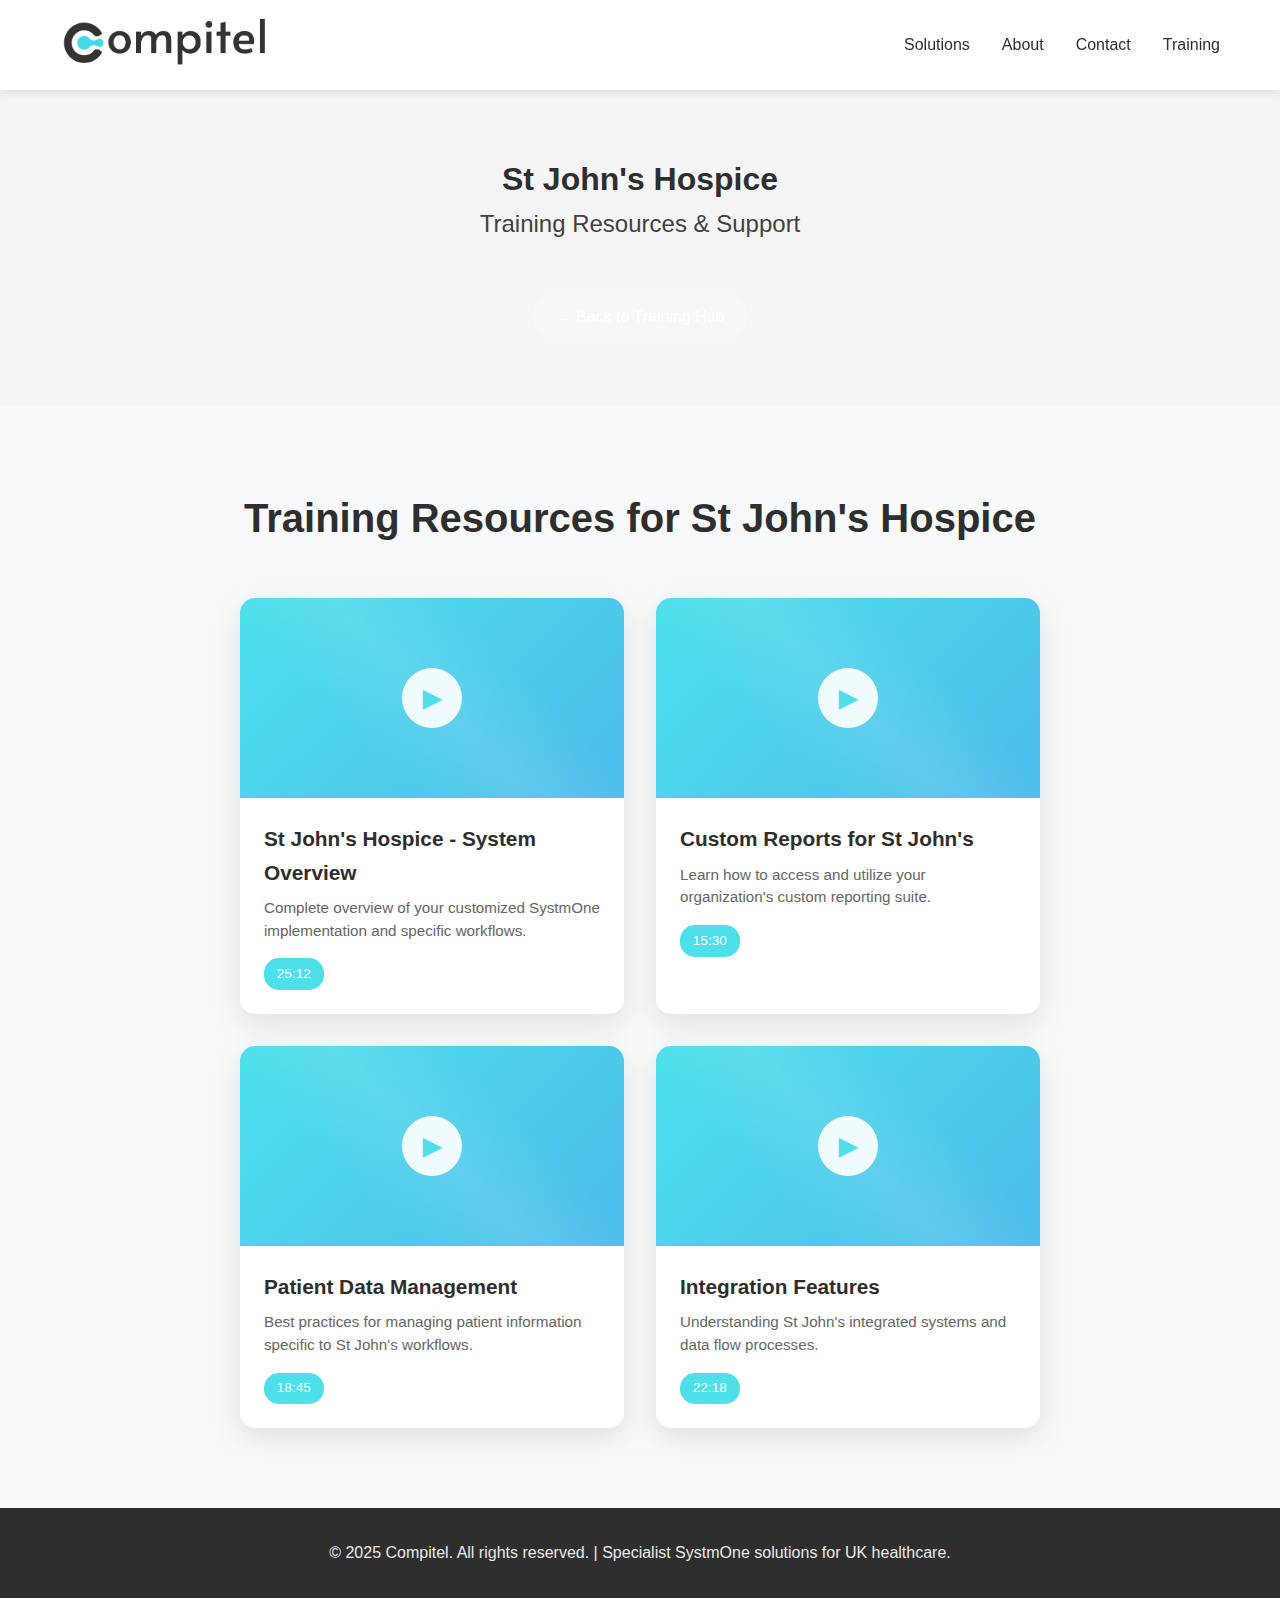
<file: training-st-johns-hospice.html>
<!DOCTYPE html>
<html lang="en">
<head>
    <meta charset="UTF-8">
    <meta name="viewport" content="width=device-width, initial-scale=1.0">
    <title>St John's Hospice Training - Compitel</title>
    <link rel="stylesheet" href="styles.css">
    <link rel="stylesheet" href="training-styles.css">
</head>
<body>
    <header>
        <div class="container">
<a href="index.html"><img src="lib/Compitel Logo Full (White Background - Tight Crop).png" alt="Compitel Logo" class="logo"></a>            <nav>
                <ul>
                    <li><a href="index.html">Solutions</a></li>
                    <li><a href="about.html">About</a></li>
                    <li><a href="contact.html">Contact</a></li>
                    <li><a href="training.html">Training</a></li>
                </ul>
            </nav>
        </div>
    </header>


    <main class="training-main">
        <section class="training-hero">
            <div class="container">
                <h1>St John's Hospice</h1>
                <p class="training-subtitle">Training Resources & Support</p>
                <a href="training.html" class="back-link">← Back to Training Hub</a>
            </div>
        </section>

        <section class="training-videos">
            <div class="container">
                <h2>Training Resources for St John's Hospice</h2>
                <div class="videos-grid">
                    <div class="video-placeholder">
                        <div class="video-thumbnail">
                            <div class="play-button">▶</div>
                        </div>
                        <h3>St John's Hospice - System Overview</h3>
                        <p>Complete overview of your customized SystmOne implementation and specific workflows.</p>
                        <span class="video-duration">25:12</span>
                    </div>
                    
                    <div class="video-placeholder">
                        <div class="video-thumbnail">
                            <div class="play-button">▶</div>
                        </div>
                        <h3>Custom Reports for St John's</h3>
                        <p>Learn how to access and utilize your organization's custom reporting suite.</p>
                        <span class="video-duration">15:30</span>
                    </div>

                    <div class="video-placeholder">
                        <div class="video-thumbnail">
                            <div class="play-button">▶</div>
                        </div>
                        <h3>Patient Data Management</h3>
                        <p>Best practices for managing patient information specific to St John's workflows.</p>
                        <span class="video-duration">18:45</span>
                    </div>

                    <div class="video-placeholder">
                        <div class="video-thumbnail">
                            <div class="play-button">▶</div>
                        </div>
                        <h3>Integration Features</h3>
                        <p>Understanding St John's integrated systems and data flow processes.</p>
                        <span class="video-duration">22:18</span>
                    </div>
                </div>
            </div>
        </section>
    </main>

    <footer>
        <div class="container">
            <p>&copy; 2025 Compitel. All rights reserved. | Specialist SystmOne solutions for UK healthcare.</p>
        </div>
    </footer>
    <script>
        // Contact dropdown functionality
        document.addEventListener('DOMContentLoaded', function() {
            const contactBtn = document.getElementById('contactBtn');
            const contactDropdown = document.getElementById('contactDropdown');
            const contactClose = document.querySelector('.contact-close');
            
            contactBtn.addEventListener('click', function(e) {
                e.preventDefault();
                contactDropdown.classList.add('active');
            });
            
            contactClose.addEventListener('click', function() {
                contactDropdown.classList.remove('active');
            });
            
            // Close dropdown when clicking outside
            document.addEventListener('click', function(e) {
                if (!contactDropdown.contains(e.target) && !contactBtn.contains(e.target)) {
                    contactDropdown.classList.remove('active');
                }
            });
        });
    </script>
</body>
</html>
</file>
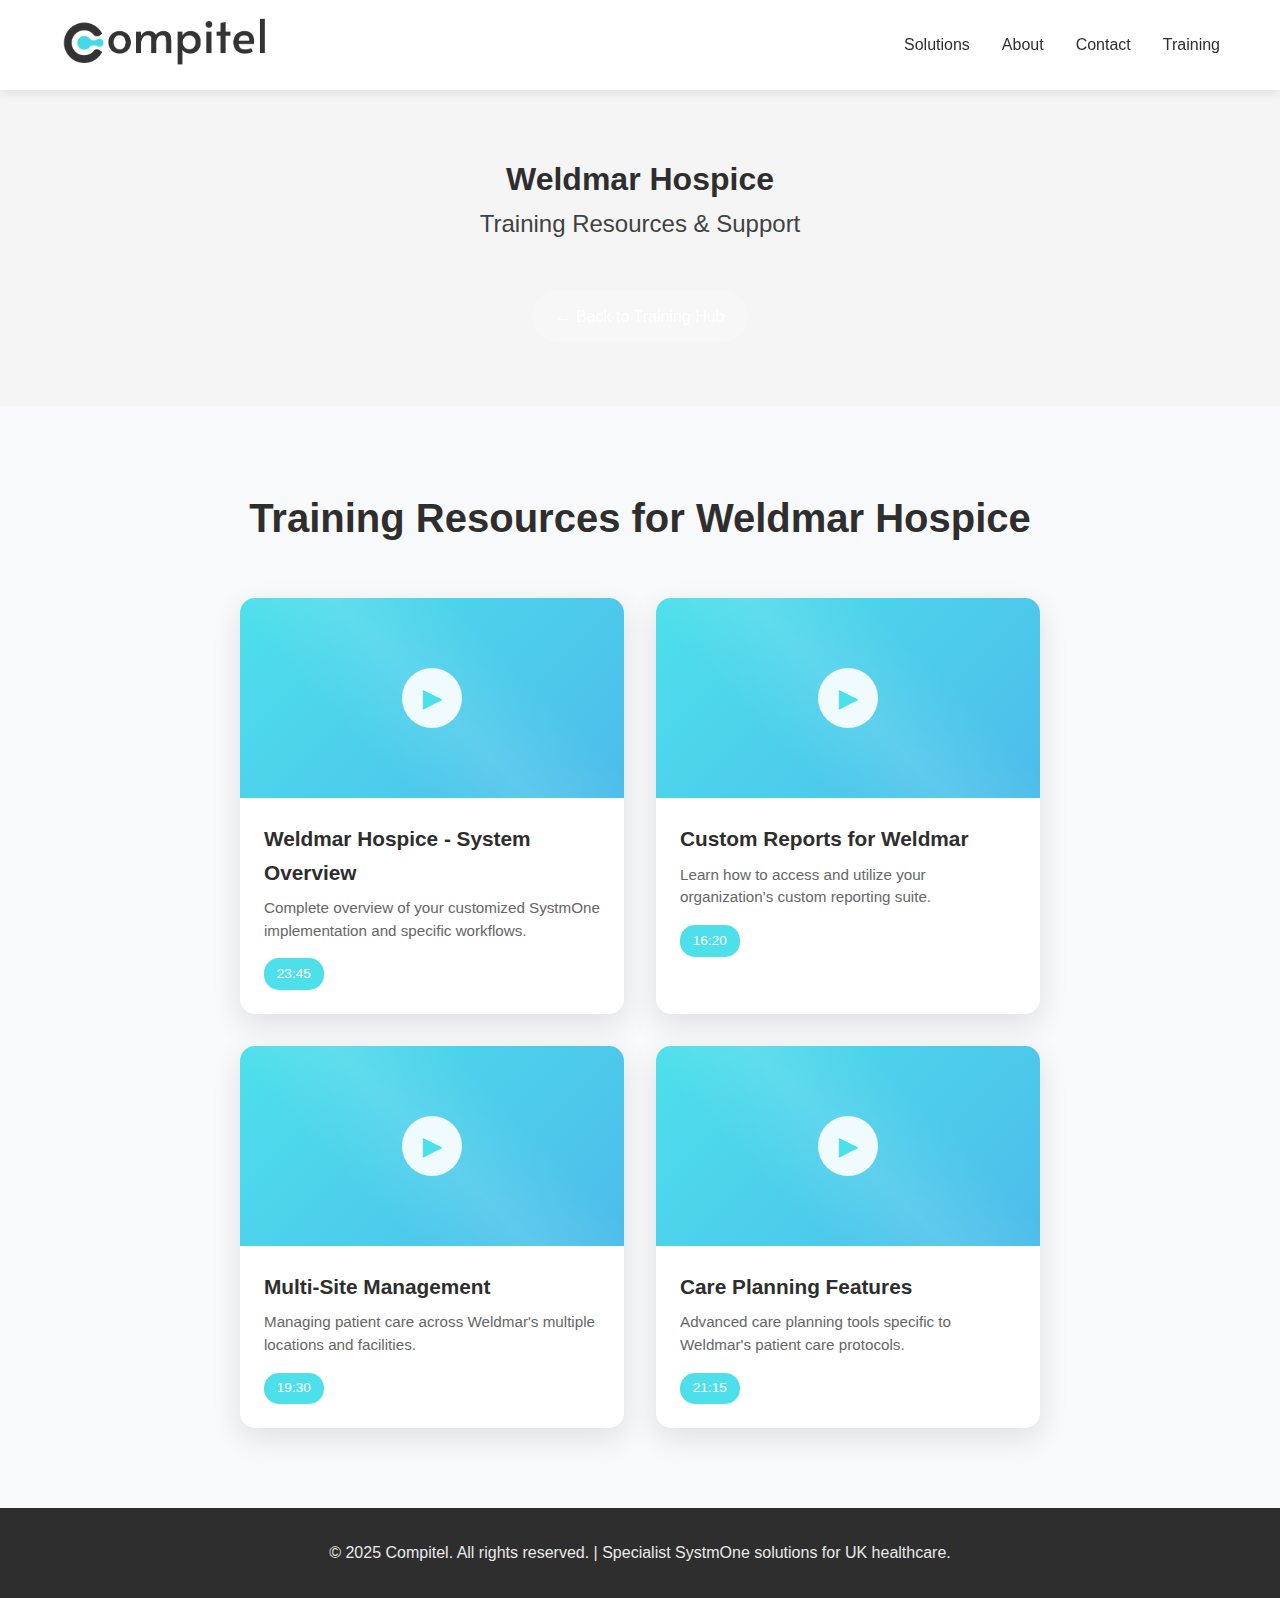
<file: training-weldmar-hospice.html>
<!DOCTYPE html>
<html lang="en">
<head>
    <meta charset="UTF-8">
    <meta name="viewport" content="width=device-width, initial-scale=1.0">
    <title>Weldmar Hospice Training - Compitel</title>
    <link rel="stylesheet" href="styles.css">
    <link rel="stylesheet" href="training-styles.css">
</head>
<body>
    <header>
        <div class="container">
<a href="index.html"><img src="lib/Compitel Logo Full (White Background - Tight Crop).png" alt="Compitel Logo" class="logo"></a>            <nav>
                <ul>
                    <li><a href="index.html">Solutions</a></li>
                    <li><a href="about.html">About</a></li>
                    <li><a href="contact.html">Contact</a></li>
                    <li><a href="training.html">Training</a></li>
                </ul>
            </nav>
        </div>
    </header>


    <main class="training-main">
        <section class="training-hero">
            <div class="container">
                <h1>Weldmar Hospice</h1>
                <p class="training-subtitle">Training Resources & Support</p>
                <a href="training.html" class="back-link">← Back to Training Hub</a>
            </div>
        </section>

        <section class="training-videos">
            <div class="container">
                <h2>Training Resources for Weldmar Hospice</h2>
                <div class="videos-grid">
                    <div class="video-placeholder">
                        <div class="video-thumbnail">
                            <div class="play-button">▶</div>
                        </div>
                        <h3>Weldmar Hospice - System Overview</h3>
                        <p>Complete overview of your customized SystmOne implementation and specific workflows.</p>
                        <span class="video-duration">23:45</span>
                    </div>
                    
                    <div class="video-placeholder">
                        <div class="video-thumbnail">
                            <div class="play-button">▶</div>
                        </div>
                        <h3>Custom Reports for Weldmar</h3>
                        <p>Learn how to access and utilize your organization's custom reporting suite.</p>
                        <span class="video-duration">16:20</span>
                    </div>

                    <div class="video-placeholder">
                        <div class="video-thumbnail">
                            <div class="play-button">▶</div>
                        </div>
                        <h3>Multi-Site Management</h3>
                        <p>Managing patient care across Weldmar's multiple locations and facilities.</p>
                        <span class="video-duration">19:30</span>
                    </div>

                    <div class="video-placeholder">
                        <div class="video-thumbnail">
                            <div class="play-button">▶</div>
                        </div>
                        <h3>Care Planning Features</h3>
                        <p>Advanced care planning tools specific to Weldmar's patient care protocols.</p>
                        <span class="video-duration">21:15</span>
                    </div>
                </div>
            </div>
        </section>
    </main>

    <footer>
        <div class="container">
            <p>&copy; 2025 Compitel. All rights reserved. | Specialist SystmOne solutions for UK healthcare.</p>
        </div>
    </footer>
    <script>
        // Contact dropdown functionality
        document.addEventListener('DOMContentLoaded', function() {
            const contactBtn = document.getElementById('contactBtn');
            const contactDropdown = document.getElementById('contactDropdown');
            const contactClose = document.querySelector('.contact-close');
            
            contactBtn.addEventListener('click', function(e) {
                e.preventDefault();
                contactDropdown.classList.add('active');
            });
            
            contactClose.addEventListener('click', function() {
                contactDropdown.classList.remove('active');
            });
            
            // Close dropdown when clicking outside
            document.addEventListener('click', function(e) {
                if (!contactDropdown.contains(e.target) && !contactBtn.contains(e.target)) {
                    contactDropdown.classList.remove('active');
                }
            });
        });
    </script>
</body>
</html>
</file>
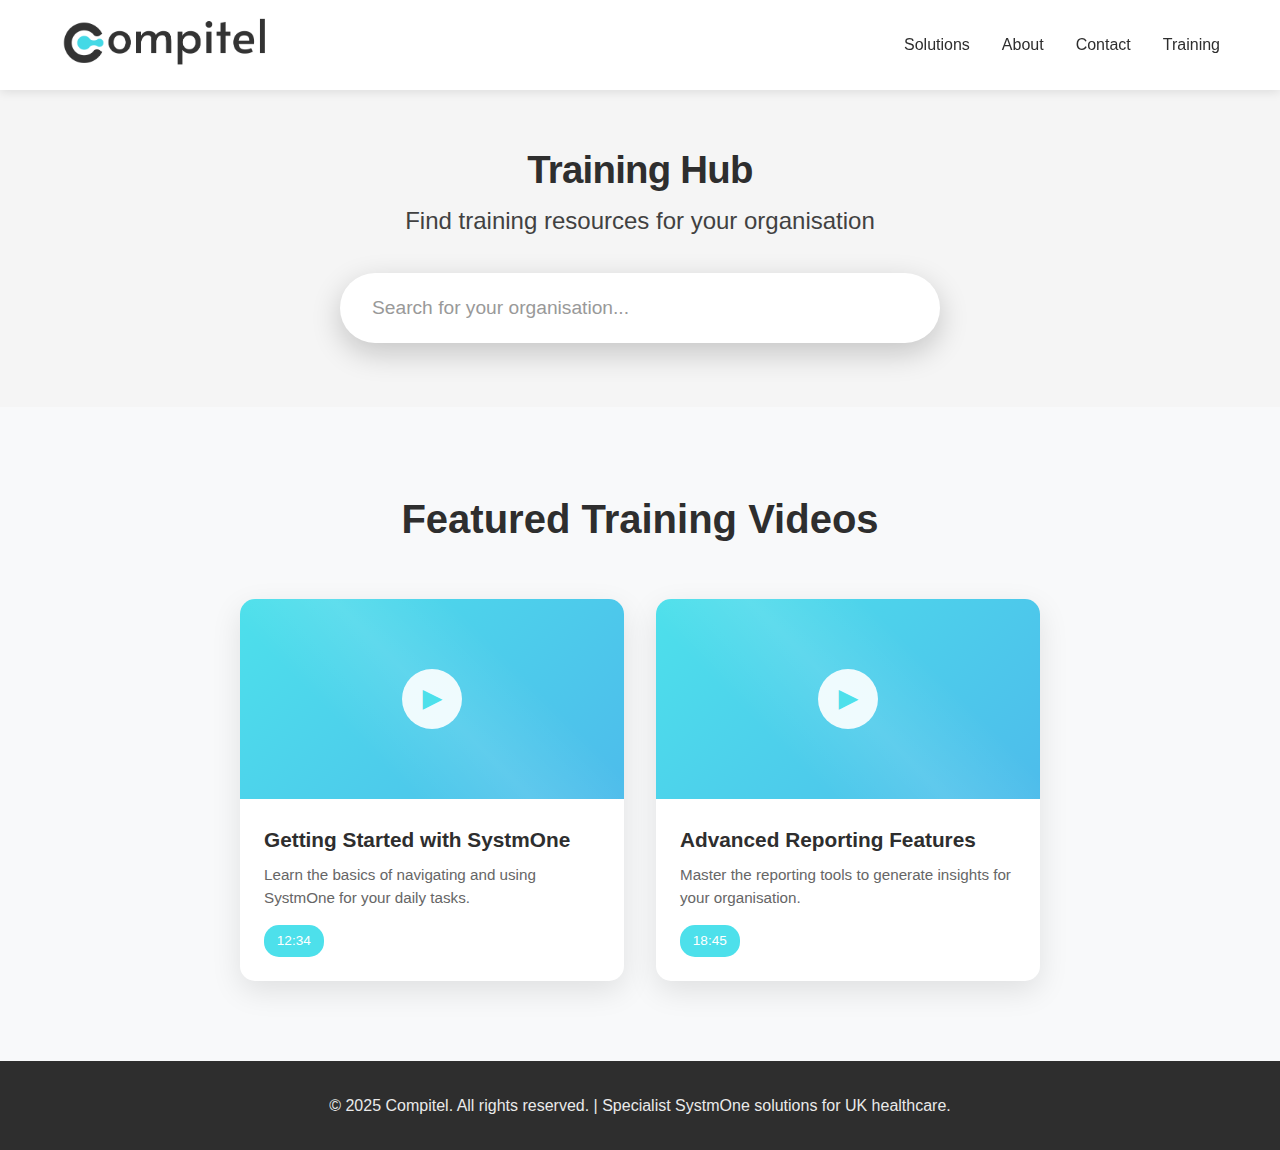
<file: training.html>
<!DOCTYPE html>
<html lang="en">
<head>
    <meta charset="UTF-8">
    <meta name="viewport" content="width=device-width, initial-scale=1.0">
    <title>Training Hub - Compitel</title>
    <link rel="stylesheet" href="styles.css">
    <link rel="stylesheet" href="training-styles.css">
</head>
<body>
    <header>
        <div class="container">
<a href="index.html"><img src="lib/Compitel Logo Full (White Background - Tight Crop).png" alt="Compitel Logo" class="logo"></a>            <nav>
                <ul>
                    <li><a href="index.html">Solutions</a></li>
                    <li><a href="about.html">About</a></li>
                    <li><a href="contact.html">Contact</a></li>
                    <li><a href="training.html">Training</a></li>
                </ul>
            </nav>
        </div>
    </header>


    <main class="training-main">
        <section class="training-hero">
            <div class="container">
                <h2>Training Hub</h2>
                <p class="training-subtitle">Find training resources for your organisation</p>
                
                <div class="search-container">
                    <input type="text" id="orgSearch" placeholder="Search for your organisation..." class="search-input" autocomplete="off">
                    <div id="searchDropdown" class="search-dropdown"></div>
                </div>
            </div>
        </section>

        <section class="training-videos">
            <div class="container">
                <h2>Featured Training Videos</h2>
                <div class="videos-grid">
                    <div class="video-placeholder">
                        <div class="video-thumbnail">
                            <div class="play-button">▶</div>
                        </div>
                        <h3>Getting Started with SystmOne</h3>
                        <p>Learn the basics of navigating and using SystmOne for your daily tasks.</p>
                        <span class="video-duration">12:34</span>
                    </div>
                    
                    <div class="video-placeholder">
                        <div class="video-thumbnail">
                            <div class="play-button">▶</div>
                        </div>
                        <h3>Advanced Reporting Features</h3>
                        <p>Master the reporting tools to generate insights for your organisation.</p>
                        <span class="video-duration">18:45</span>
                    </div>
                </div>
            </div>
        </section>
    </main>

    <footer>
        <div class="container">
            <p>&copy; 2025 Compitel. All rights reserved. | Specialist SystmOne solutions for UK healthcare.</p>
        </div>
    </footer>

    <script>
        // Contact dropdown functionality
        document.addEventListener('DOMContentLoaded', function() {
            const contactBtn = document.getElementById('contactBtn');
            const contactDropdown = document.getElementById('contactDropdown');
            const contactClose = document.querySelector('.contact-close');
            
            contactBtn.addEventListener('click', function(e) {
                e.preventDefault();
                contactDropdown.classList.add('active');
            });
            
            contactClose.addEventListener('click', function() {
                contactDropdown.classList.remove('active');
            });
            
            // Close dropdown when clicking outside
            document.addEventListener('click', function(e) {
                if (!contactDropdown.contains(e.target) && !contactBtn.contains(e.target)) {
                    contactDropdown.classList.remove('active');
                }
            });
        });
    </script>
    <script src="training-script.js"></script>
</body>
</html>
</file>
<file: styles.css>
* {
    margin: 0;
    padding: 0;
    box-sizing: border-box;
}

body {
    font-family: 'Segoe UI', Tahoma, Geneva, Verdana, sans-serif;
    line-height: 1.6;
    color: #2E2E2E;
    background-color: #F5F5F5;
}

.container {
    max-width: 1200px;
    margin: 0 auto;
    padding: 0 20px;
}

/* Header */
header {
    background: white;
    box-shadow: 0 2px 10px rgba(0,0,0,0.1);
    position: sticky;
    top: 0;
    z-index: 100;
}

header .container {
    display: flex;
    justify-content: space-between;
    align-items: center;
    padding: 1rem 20px;
}

.logo {
    height: 50px;
    width: auto;
}

nav ul {
    display: flex;
    list-style: none;
    gap: 2rem;
}

nav a {
    text-decoration: none;
    color: #2E2E2E;
    font-weight: 500;
    transition: color 0.3s ease;
}

nav a:hover {
    color: #4DE0EB;
}

/* Hero Section */
.hero {
    background: #F5F5F5;
    color: #2E2E2E;
    padding: 4rem 0 4rem 0;
    text-align: center;
}

.hero h2 {
    font-size: clamp(1.2rem, 3.5vw, 2.4rem);
    margin-bottom: 1rem;
    font-weight: 700;
    line-height: 0.85;
    letter-spacing: -0.02em;
}

.hero h1 {
    font-size: clamp(2.5rem, 7vw, 5rem);
    margin-bottom: 2rem;
    margin-top: 0.1rem;
    font-weight: 700;
    line-height: 0.85;
    letter-spacing: -0.02em;
}

.hero-subtitle {
    font-size: 1.3rem;
    margin-bottom: 1rem;
    opacity: 0.8;
    color: #2E2E2E;
}

.hero-subtitle-part1 {
    opacity: 0;
    display: inline;
    animation: fadeIn 1s ease-in-out 0.5s forwards;
}

.hero-subtitle-part2 {
    opacity: 0;
    display: inline;
    animation: fadeIn 1s ease-in-out 2.5s forwards;
}

@keyframes fadeIn {
    from {
        opacity: 0;
        transform: translateY(20px);
    }
    to {
        opacity: 0.8;
        transform: translateY(0);
    }
}

.hero-description {
    font-size: 1.1rem;
    max-width: 800px;
    margin: 0 auto;
    opacity: 0.7;
    color: #2E2E2E;
}

/* Solutions Section */
.solutions {
    padding: 5rem 0;
    background: white;
}

.solutions h2 {
    text-align: center;
    font-size: 2.5rem;
    margin-bottom: 3rem;
    color: #2E2E2E;
}

.solutions-grid {
    display: grid;
    grid-template-columns: repeat(auto-fit, minmax(300px, 1fr));
    gap: 2rem;
}

.solution-card {
    background: white;
    border-radius: 10px;
    padding: 2rem;
    text-align: center;
    transition: transform 0.3s ease, box-shadow 0.3s ease;
    border: 2px solid #D1D5DB;
    text-decoration: none;
    color: inherit;
    display: block;
}

.solution-card:hover,
.solution-card.mobile-active {
    transform: translateY(-5px);
    box-shadow: 0 10px 25px rgba(209, 213, 219, 0.3);
    border-color: #9CA3AF;
}

.solution-icon {
    width: 80px;
    height: 80px;
    margin: 0 auto 1rem;
    display: flex;
    align-items: center;
    justify-content: center;
    background: #2E2E2E;
    border-radius: 50%;
    transition: all 0.3s ease;
    position: relative;
    overflow: hidden;
}



.solution-icon svg {
    width: 40px;
    height: 40px;
    fill: white;
    stroke: white;
    transition: all 0.3s ease;
}

.solution-icon:hover svg {
    fill: #2E2E2E;
    stroke: #2E2E2E;
}

/* Override SVG sizing and styling for reporting icon */
.reporting-icon-new svg {
    width: 100%;
    height: 100%;
    fill: white !important;
    stroke: white !important;
}

.reporting-icon-new:hover svg {
    fill: white !important;
    stroke: white !important;
}

/* Specific animations for each icon */
.ai-icon svg {
    animation: pulse 2s infinite;
}

.implementation-icon svg {
    animation: bounce 2s infinite;
}

/* New AI Icon Styles - matching reporting suite */
.ai-icon-new {
    width: 240px;
    height: 112px;
    margin: 0 auto 1rem;
    display: flex;
    align-items: center;
    justify-content: center;
    background: transparent;
    border-radius: 12px;
    transition: all 420ms ease;
    position: relative;
    overflow: hidden;
}

.ai-icon-new:hover {
    background: transparent;
    box-shadow: none;
}

/* Override SVG sizing and styling for AI icon */
.ai-icon-new svg {
    width: 100%;
    height: 100%;
    fill: white !important;
    stroke: white !important;
    overflow: visible;
}

.ai-icon-new:hover svg {
    fill: white !important;
    stroke: white !important;
}

/* Robot hand animation */
.ai-icon-new .robot-hand {
    opacity: 1;
    transform: translate(190px, 160px) rotate(0deg);
    transform-origin: 0px 20px;
}

.solution-card:hover .ai-icon-new .robot-hand,
.solution-card.mobile-active .ai-icon-new .robot-hand {
    animation: handWave 10s ease-in-out infinite;
}

@keyframes handWave {
    0%, 100% { transform: translate(190px, 160px) rotate(0deg); }
    4% { transform: translate(190px, 80px) rotate(0deg); }
    5% { transform: translate(185px, 78px) rotate(-15deg); }
    6% { transform: translate(190px, 80px) rotate(0deg); }
    7% { transform: translate(195px, 78px) rotate(15deg); }
    8% { transform: translate(190px, 80px) rotate(0deg); }
    11% { transform: translate(190px, 80px) rotate(0deg); }
    13% { transform: translate(190px, 160px) rotate(0deg); }
}

/* Robot antenna blinking animation */
.ai-icon-new circle[fill="#4DE0EB"] {
    animation: antennaBlink 5s infinite;
}

.solution-card:hover .ai-icon-new circle[fill="#4DE0EB"],
.solution-card.mobile-active .ai-icon-new circle[fill="#4DE0EB"] {
    animation: none;
}

@keyframes antennaBlink {
    0%, 88% { opacity: 1; }
    90%, 94% { opacity: 0; }
    96%, 100% { opacity: 1; }
}

/* New Rectangular Reporting Icon Styles */
.reporting-icon-new {
    width: 240px;
    height: 112px;
    margin: 0 auto 1rem;
    display: flex;
    align-items: center;
    justify-content: center;
    background: transparent;
    border-radius: 12px;
    transition: all 420ms ease;
    position: relative;
    overflow: hidden;
}

.reporting-icon-new:hover {
    background: transparent;
    box-shadow: none;
}

.reporting-icon-new .bar {
    transform-origin: 50% 100%;
    transform: scaleY(0);
    transition: transform 420ms cubic-bezier(.7,.9,.2,1);
    fill: #2E2E2E;
    opacity: 0.98;
}

.reporting-icon-new .trend-line {
    fill: none;
    stroke: #2E2E2E;
    stroke-width: 2.4;
    stroke-linecap: round;
    stroke-linejoin: round;
    stroke-dasharray: 400;
    stroke-dashoffset: 400;
    transition: stroke-dashoffset 520ms cubic-bezier(.2,.9,.2,1),
                stroke 420ms ease;
    opacity: 0.95;
}

.reporting-icon-new .trend-point {
    transform-origin: center center;
    transform: scale(1);
    transition: transform 220ms ease, fill 220ms ease, cy 420ms ease, opacity 520ms ease;
    fill: #2E2E2E;
    opacity: 0.3;
}

/* Flickering animation for idle state */
@keyframes flicker {
    0%, 100% { opacity: 0; }
    50% { opacity: 1; }
}

.solution-card:not(:hover):not(.mobile-active) .reporting-icon-new .trend-point {
    animation: flicker 3s infinite;
}

.solution-card:not(:hover):not(.mobile-active) .reporting-icon-new .trend-point:nth-child(2) { animation-delay: 0.3s; }
.solution-card:not(:hover):not(.mobile-active) .reporting-icon-new .trend-point:nth-child(3) { animation-delay: 0.6s; }
.solution-card:not(:hover):not(.mobile-active) .reporting-icon-new .trend-point:nth-child(4) { animation-delay: 0.9s; }
.solution-card:not(:hover):not(.mobile-active) .reporting-icon-new .trend-point:nth-child(5) { animation-delay: 1.2s; }
.solution-card:not(:hover):not(.mobile-active) .reporting-icon-new .trend-point:nth-child(6) { animation-delay: 1.5s; }

/* Hover animations */
.solution-card:hover .reporting-icon-new .bar,
.solution-card.mobile-active .reporting-icon-new .bar {
    transform: scaleY(1);
    fill: #2E2E2E;
}

.solution-card:hover .reporting-icon-new .trend-line,
.solution-card.mobile-active .reporting-icon-new .trend-line {
    stroke-dashoffset: 200;
    transition-delay: 120ms;
    transition: stroke-dashoffset 520ms cubic-bezier(.2,.9,.2,1),
                stroke 420ms ease;
    stroke: #2E2E2E;
}

.solution-card:hover .reporting-icon-new .trend-point,
.solution-card.mobile-active .reporting-icon-new .trend-point {
    opacity: 1;
    transform: scale(1);
    fill: #2E2E2E;
}

@keyframes pulse {
    0%, 100% { transform: scale(1); }
    50% { transform: scale(1.1); }
}

@keyframes rotate {
    from { transform: rotate(0deg); }
    to { transform: rotate(360deg); }
}

@keyframes bounce {
    0%, 20%, 50%, 80%, 100% { transform: translateY(0); }
    40% { transform: translateY(-10px); }
    60% { transform: translateY(-5px); }
}

/* AI Lightbulb animation - rises like an idea */
@keyframes lightbulbRise {
    0% {
        opacity: 0;
        transform: translateY(30px) scale(1);
    }
    100% {
        opacity: 1;
        transform: translateY(3px) scale(1);
    }
}

/* Initial state */
.ai-lightbulb text {
    opacity: 0;
    transform: translateY(40px) scale(1);
    transition: opacity 300ms ease, transform 300ms ease;
}

/* Animation triggers on hover */
.solution-card:hover .ai-lightbulb text,
.solution-card.mobile-active .ai-lightbulb text {
    opacity: 1;
    transform: translateY(3px) scale(1);
    transition: opacity 200ms ease-out 120ms, transform 200ms ease-out 120ms;
}

/* Robot head lowering animation on hover */
.ai-icon-new svg g[transform="translate(70,25)"] {
    transition: transform 200ms ease;
}

.solution-card:hover .ai-icon-new svg g[transform="translate(70,25)"],
.solution-card.mobile-active .ai-icon-new svg g[transform="translate(70,25)"] {
    transform: translate(70px, 37px);
    transition-delay: 120ms;
}

/* New Implementation Icon Styles - matching other icons */
.implementation-icon-new {
    width: 240px;
    height: 112px;
    margin: 0 auto 1rem;
    display: flex;
    align-items: center;
    justify-content: center;
    background: transparent;
    border-radius: 12px;
    transition: all 420ms ease;
    position: relative;
    overflow: hidden;
}

.implementation-icon-new:hover {
    background: transparent;
    box-shadow: none;
}

/* Override SVG sizing and styling for implementation icon */
.implementation-icon-new svg {
    width: 100%;
    height: 100%;
    fill: white !important;
    stroke: white !important;
    overflow: visible;
}

.implementation-icon-new:hover svg {
    fill: white !important;
    stroke: white !important;
}

/* Puzzle piece animation */
.implementation-icon-new .puzzle-left {
    transform-origin: center;
    transition: transform 0.5s cubic-bezier(1, 0, 0.16, 1);
}

.implementation-icon-new .puzzle-right {
    transform-origin: center;
    transition: transform 0.5s cubic-bezier(1, 0, 0.16, 1);
}

.solution-card:hover .implementation-icon-new .puzzle-left,
.solution-card.mobile-active .implementation-icon-new .puzzle-left {
    transform: translateX(10px);
}

.solution-card:hover .implementation-icon-new .puzzle-right,
.solution-card.mobile-active .implementation-icon-new .puzzle-right {
    transform: translateX(-10px);
}

.solution-card h3 {
    font-size: 1.5rem;
    margin-bottom: 1rem;
    color: #2E2E2E;
}

.solution-card p {
    margin-bottom: 1.5rem;
    color: #2E2E2E;
    opacity: 0.8;
    text-align:center;
}

.solution-card ul {
    list-style: none;
    text-align: left;
    max-height: 0;
    overflow: hidden;
    opacity: 0;
    transition: all 0.5s ease;
}

.solution-card.expanded ul {
    max-height: 200px;
    opacity: 1;
    margin-top: 1rem;
}

.solution-card li {
    padding: 0.3rem 0;
    position: relative;
    padding-left: 1.5rem;
    color: #2E2E2E;
    opacity: 0.9;
}

.solution-card li:before {
    content: "✓";
    position: absolute;
    left: 0;
    color: #4DE0EB;
    font-weight: bold;
    opacity: 0;
    transform: scale(0.5);
    transition: all 0.3s ease;
}

.solution-card li.tick-visible:before {
    opacity: 1;
    transform: scale(1);
}

/* Why Choose Us Section */
.why-choose-us {
    padding: 4rem 0;
    background: #F5F5F5;
}

.why-choose-us h2 {
    text-align: center;
    font-size: 2.5rem;
    margin-bottom: 3rem;
    color: #2E2E2E;
}

.benefits-grid {
    display: grid;
    grid-template-columns: repeat(auto-fit, minmax(250px, 1fr));
    gap: 2rem;
}

.benefit {
    background: white;
    padding: 2rem;
    border-radius: 8px;
    text-align: center;
    box-shadow: 0 2px 10px rgba(0,0,0,0.08);
}

.benefit h4 {
    font-size: 1.2rem;
    margin-bottom: 1rem;
    color: #2E2E2E;
}

.benefit p {
    color: #2E2E2E;
    opacity: 0.7;
}

/* Footer */
footer {
    background: #2E2E2E;
    color: white;
    text-align: center;
    padding: 2rem 0;
}

footer p {
    opacity: 0.9;
}

/* Responsive Design */
@media (max-width: 768px) {
    header .container {
        flex-direction: column;
        gap: 1rem;
    }
    
    nav ul {
        gap: 1rem;
    }
    
    .hero h1 {
        font-size: 2rem;
    }
    
    .hero-subtitle {
        font-size: 1.1rem;
    }
    
    .solutions-grid {
        grid-template-columns: 1fr;
    }
    
    .benefits-grid {
        grid-template-columns: 1fr;
    }
}
</file>
<file: training-styles.css>
.training-main {
    padding-top: 0;
}

.training-hero {
    background: #F5F5F5;
    color: #2E2E2E;
    padding: 4rem 0;
    text-align: center;
}

.training-hero h2 {
    font-size: clamp(1.2rem, 3.5vw, 2.4rem);
    margin-bottom: 1rem;
    font-weight: 700;
    line-height: 0.85;
    letter-spacing: -0.02em;
}

.training-subtitle {
    font-size: 1.5rem;
    margin-bottom: 2rem;
    opacity: 0.9;
}

.search-container {
    position: relative;
    max-width: 600px;
    margin: 0 auto;
}

.search-input {
    width: 100%;
    padding: 1.5rem 2rem;
    font-size: 1.2rem;
    border: none;
    border-radius: 50px;
    box-shadow: 0 10px 30px rgba(0,0,0,0.2);
    outline: none;
    background: white;
    color: #2E2E2E;
    transition: all 0.3s ease;
}

.search-input:focus {
    box-shadow: 0 15px 40px rgba(0,0,0,0.3);
    transform: translateY(-2px);
}

.search-input::placeholder {
    color: #999;
}

.search-dropdown {
    position: absolute;
    top: 100%;
    left: 50%;
    transform: translateX(-50%) translateY(-10px);
    width: 90%;
    background: white;
    border-radius: 15px 15px 20px 20px;
    box-shadow: 0 10px 30px rgba(0,0,0,0.2);
    z-index: 1000;
    opacity: 0;
    visibility: hidden;
    transition: all 0.3s ease;
    max-height: 300px;
    overflow-y: auto;
}

.search-dropdown.show {
    opacity: 1;
    visibility: visible;
    transform: translateX(-50%) translateY(0);
}

.dropdown-item {
    padding: 1rem 2rem;
    cursor: pointer;
    color: #2E2E2E;
    border-bottom: 1px solid #f0f0f0;
    transition: background-color 0.2s ease;
}

.dropdown-item:hover {
    background-color: #f8f9fa;
}

.dropdown-item:last-child {
    border-bottom: none;
    border-radius: 0 0 20px 20px;
}

.dropdown-item.no-results {
    cursor: default;
    color: #999;
    font-style: italic;
}

.dropdown-item.no-results:hover {
    background-color: white;
}

.dropdown-item strong {
    color: #667eea;
    font-weight: 600;
}

.training-videos {
    padding: 80px 0;
    background: #f8f9fa;
}

.training-videos h2 {
    text-align: center;
    font-size: 2.5rem;
    margin-bottom: 3rem;
    color: #2E2E2E;
}

.videos-grid {
    display: grid;
    grid-template-columns: repeat(auto-fit, minmax(350px, 1fr));
    gap: 2rem;
    max-width: 800px;
    margin: 0 auto;
}

.video-placeholder {
    background: white;
    border-radius: 15px;
    overflow: hidden;
    box-shadow: 0 10px 30px rgba(0,0,0,0.1);
    transition: all 0.3s ease;
    cursor: pointer;
}

.video-placeholder:hover {
    transform: translateY(-5px);
    box-shadow: 0 20px 40px rgba(0,0,0,0.15);
}

.video-thumbnail {
    height: 200px;
    background: linear-gradient(135deg, #4DE0EB 0%, #4DBCEB 100%);
    display: flex;
    align-items: center;
    justify-content: center;
    position: relative;
    overflow: hidden;
}

.video-thumbnail::before {
    content: '';
    position: absolute;
    top: 0;
    left: 0;
    right: 0;
    bottom: 0;
    background: linear-gradient(45deg, transparent 30%, rgba(255,255,255,0.1) 50%, transparent 70%);
    animation: shimmer 3s infinite;
}

@keyframes shimmer {
    0% { transform: translateX(-100%); }
    100% { transform: translateX(100%); }
}

.play-button {
    background: rgba(255,255,255,0.9);
    color: #4DE0EB;
    width: 60px;
    height: 60px;
    border-radius: 50%;
    display: flex;
    align-items: center;
    justify-content: center;
    font-size: 1.5rem;
    font-weight: bold;
    transition: all 0.3s ease;
    z-index: 1;
}

.video-placeholder:hover .play-button {
    background: white;
    transform: scale(1.1);
}

.video-placeholder h3 {
    padding: 1.5rem 1.5rem 0.5rem;
    font-size: 1.3rem;
    color: #2E2E2E;
    margin: 0;
}

.video-placeholder p {
    padding: 0 1.5rem;
    color: #666;
    font-size: 0.95rem;
    line-height: 1.5;
    margin: 0;
}

.video-duration {
    display: inline-block;
    margin: 1rem 1.5rem 1.5rem;
    background: #4DE0EB;
    color: white;
    padding: 0.3rem 0.8rem;
    border-radius: 15px;
    font-size: 0.85rem;
    font-weight: 500;
}

nav a.active {
    color: #667eea;
    font-weight: 600;
}

.back-link {
    display: inline-block;
    margin-top: 1rem;
    padding: 0.8rem 1.5rem;
    background: rgba(255,255,255,0.2);
    color: white;
    text-decoration: none;
    border-radius: 25px;
    font-weight: 500;
    transition: all 0.3s ease;
    backdrop-filter: blur(10px);
}

.back-link:hover {
    background: rgba(255,255,255,0.3);
    transform: translateX(-5px);
}

@media (max-width: 768px) {
    .training-hero h1 {
        font-size: 2.5rem;
    }
    
    .training-subtitle {
        font-size: 1.2rem;
    }
    
    .search-input {
        padding: 1.2rem 1.5rem;
        font-size: 1rem;
    }
    
    .dropdown-item {
        padding: 0.8rem 1.5rem;
    }
    
    .videos-grid {
        grid-template-columns: 1fr;
        gap: 1.5rem;
    }
    
    .video-placeholder {
        margin: 0 1rem;
    }
}

@media (max-width: 480px) {
    .training-hero {
        padding: 60px 0;
    }
    
    .training-hero h1 {
        font-size: 2rem;
    }
    
    .training-subtitle {
        font-size: 1rem;
        margin-bottom: 2rem;
    }
    
    .search-container {
        padding: 0 1rem;
    }
}
</file>
